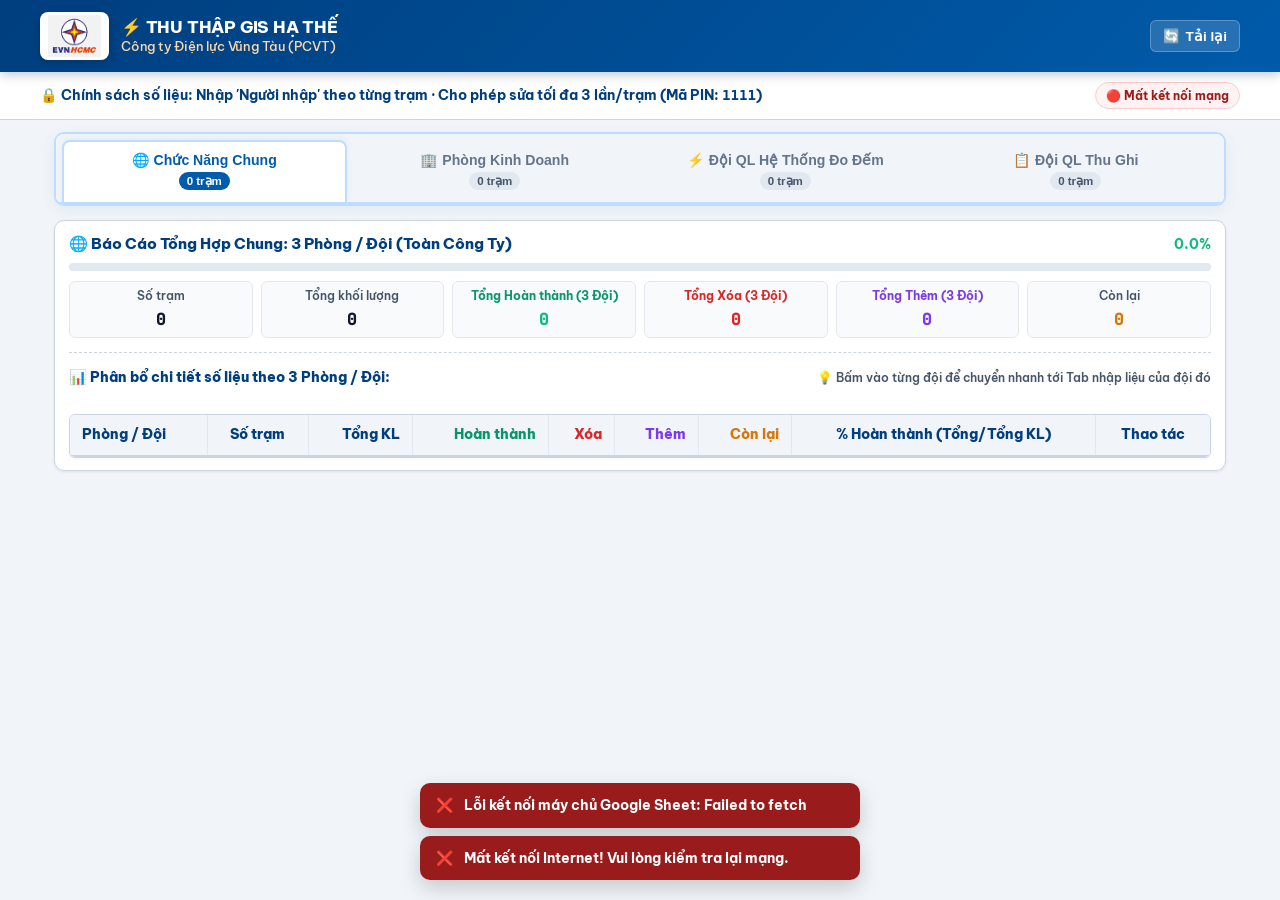
<file: gis/index.html>
<!DOCTYPE html>
<html lang="vi">
<head>
  <meta charset="UTF-8">
  <meta http-equiv="refresh" content="0; url=/Thu%20thap%20GIS%20h%E1%BA%A1%20th%E1%BA%BF%20PCVT/index.html">
  <title>Đang chuyển hướng đến Thu Thập GIS PCVT...</title>
  <script>
    window.location.replace('/Thu%20thap%20GIS%20h%E1%BA%A1%20th%E1%BA%BF%20PCVT/index.html');
  </script>
</head>
<body style="font-family: sans-serif; text-align: center; padding: 40px;">
  <h2>⚡ Đang chuyển hướng đến ứng dụng Thu Thập GIS Hạ Thế PCVT...</h2>
  <p>Nếu không tự chuyển, vui lòng <a href="/Thu%20thap%20GIS%20h%E1%BA%A1%20th%E1%BA%BF%20PCVT/index.html">bấm vào đây</a>.</p>
</body>
</html>
</file>
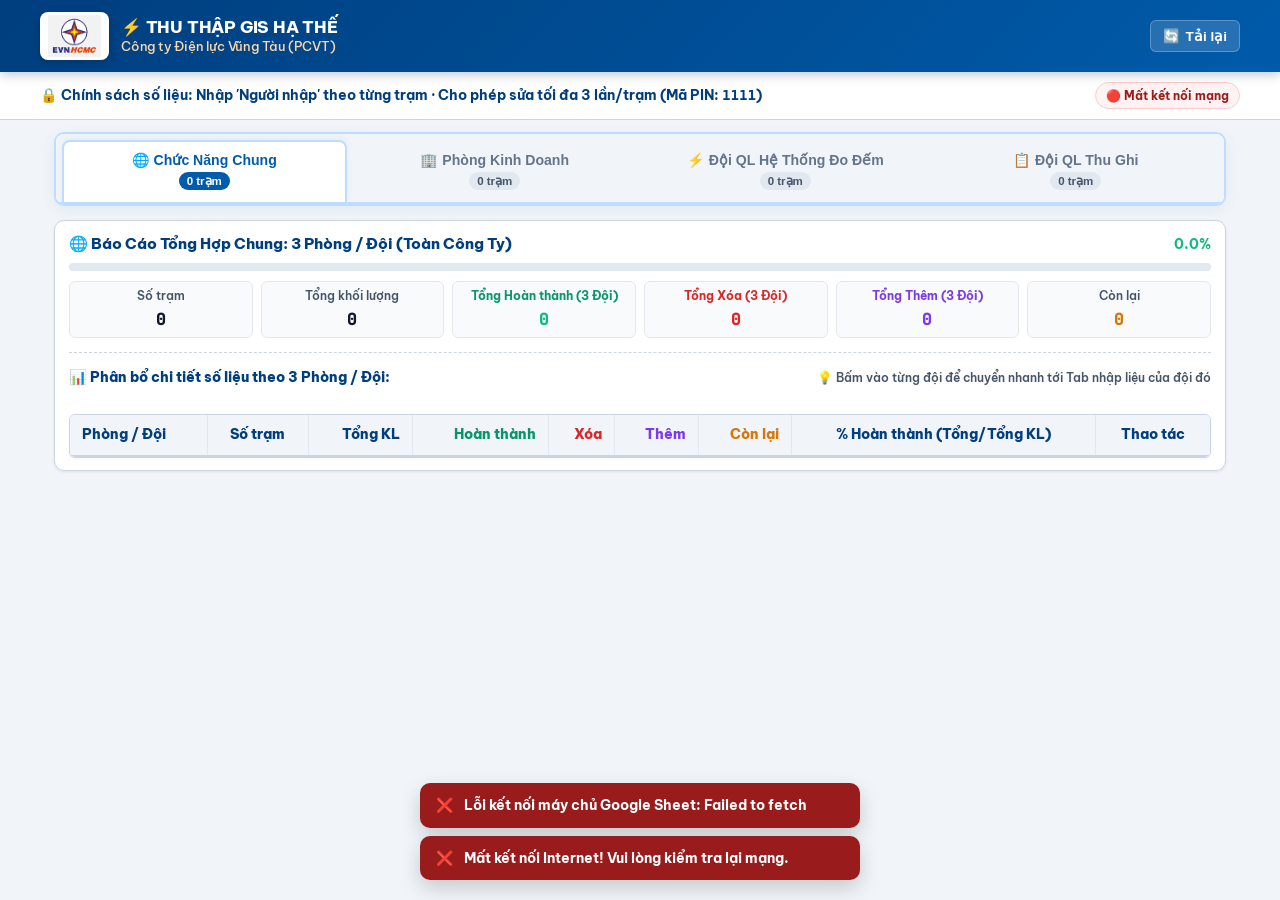
<file: Thu thap GIS hạ thế PCVT/index.html>
<!DOCTYPE html>
<html lang="vi">
<head>
  <meta charset="UTF-8">
  <meta name="viewport" content="width=device-width, initial-scale=1.0, maximum-scale=1.0, user-scalable=no">
  <title>Thu Thập GIS Hạ Thế PCVT - Cập Nhật Trực Tiếp & Theo Dõi Tiến Độ</title>
  
  <!-- Font chữ hiện đại, rõ nét ngoài trời -->
  <link rel="preconnect" href="https://fonts.googleapis.com">
  <link rel="preconnect" href="https://fonts.gstatic.com" crossorigin>
  <link href="https://fonts.googleapis.com/css2?family=Be+Vietnam+Pro:wght@400;500;600;700;800&family=JetBrains+Mono:wght@500;700;800&display=swap" rel="stylesheet">

  <style>
    :root {
      --evn-blue: #005baa;
      --evn-dark-blue: #003e7e;
      --evn-light-blue: #e8f2fc;
      --evn-accent: #0284c7;
      --status-completed: #10b981;
      --status-completed-bg: #ecfdf5;
      --status-completed-border: #a7f3d0;
      --status-pending: #f59e0b;
      --status-pending-bg: #fffbeb;
      --status-pending-border: #fde68a;
      --danger: #ef4444;
      --danger-bg: #fef2f2;
      --danger-border: #fecaca;
      --locked-color: #64748b;
      --text-main: #0f172a;
      --text-muted: #475569;
      --card-bg: #ffffff;
      --page-bg: #f1f5f9;
      --border-color: #cbd5e1;
      --radius-sm: 6px;
      --radius-md: 10px;
      --radius-lg: 14px;
      --shadow-sm: 0 1px 3px rgba(0,0,0,0.08);
      --shadow-md: 0 4px 12px rgba(0,0,0,0.08);
      --shadow-lg: 0 10px 25px rgba(0,0,0,0.12);
    }

    * {
      box-sizing: border-box;
      margin: 0;
      padding: 0;
      -webkit-tap-highlight-color: transparent;
    }

    body {
      font-family: 'Be Vietnam Pro', -apple-system, BlinkMacSystemFont, sans-serif;
      background-color: var(--page-bg);
      color: var(--text-main);
      line-height: 1.45;
      padding-bottom: 60px;
    }

    /* TOP HEADER */
    .app-header {
      background: linear-gradient(135deg, var(--evn-dark-blue) 0%, var(--evn-blue) 100%);
      color: #ffffff;
      padding: 12px 16px;
      position: sticky;
      top: 0;
      z-index: 100;
      box-shadow: 0 3px 10px rgba(0, 46, 94, 0.25);
    }

    .header-top {
      display: flex;
      justify-content: space-between;
      align-items: center;
      gap: 12px;
      max-width: 1200px;
      margin: 0 auto;
    }

    .header-brand-wrap {
      display: flex;
      align-items: center;
      gap: 12px;
    }

    .header-logo {
      height: 48px;
      width: auto;
      max-width: 150px;
      object-fit: contain;
      background: #ffffff;
      padding: 3px 8px;
      border-radius: 8px;
      box-shadow: 0 2px 8px rgba(0, 0, 0, 0.22);
    }

    @media (max-width: 600px) {
      .header-logo {
        height: 38px;
        padding: 2px 6px;
      }
      .brand-title {
        font-size: 0.92rem;
      }
      .brand-title span {
        font-size: 0.72rem;
      }
    }

    .brand-title {
      font-size: 1.05rem;
      font-weight: 800;
      letter-spacing: -0.2px;
      display: flex;
      flex-direction: column;
      gap: 2px;
      line-height: 1.2;
    }

    .brand-title span {
      color: #fed7aa;
      font-size: 0.8rem;
      display: block;
      font-weight: 500;
    }

    .header-actions {
      display: flex;
      align-items: center;
      gap: 8px;
    }

    .btn-icon {
      background: rgba(255, 255, 255, 0.15);
      border: 1px solid rgba(255, 255, 255, 0.25);
      color: #ffffff;
      padding: 7px 12px;
      border-radius: var(--radius-sm);
      font-size: 0.85rem;
      font-weight: 600;
      cursor: pointer;
      display: inline-flex;
      align-items: center;
      gap: 6px;
      transition: all 0.2s;
    }

    .btn-icon:active {
      transform: scale(0.96);
      background: rgba(255, 255, 255, 0.3);
    }

    /* USER & NETWORK BAR */
    .user-bar {
      background: #ffffff;
      padding: 10px 16px;
      border-bottom: 1px solid var(--border-color);
      font-size: 0.9rem;
    }

    .user-bar-content {
      max-width: 1200px;
      margin: 0 auto;
      display: flex;
      flex-wrap: wrap;
      align-items: center;
      justify-content: space-between;
      gap: 10px;
    }

    .user-input-group {
      display: flex;
      align-items: center;
      gap: 8px;
      flex: 1;
      min-width: 240px;
    }

    .user-input-group label {
      font-weight: 700;
      color: var(--evn-dark-blue);
      white-space: nowrap;
      font-size: 0.85rem;
    }

    .user-input-group input {
      flex: 1;
      max-width: 300px;
      padding: 6px 12px;
      border: 1.5px solid var(--border-color);
      border-radius: var(--radius-sm);
      font-size: 0.9rem;
      font-weight: 600;
      color: var(--text-main);
      outline: none;
      transition: border-color 0.2s;
    }

    .user-input-group input:focus {
      border-color: var(--evn-blue);
    }

    .network-badge {
      display: inline-flex;
      align-items: center;
      gap: 6px;
      font-size: 0.75rem;
      font-weight: 700;
      padding: 4px 10px;
      border-radius: 20px;
    }

    .network-online {
      background: #ecfdf5;
      color: #065f46;
      border: 1px solid #a7f3d0;
    }

    .network-offline {
      background: #fef2f2;
      color: #991b1b;
      border: 1px solid #fecaca;
    }

    .network-demo {
      background: #fffbeb;
      color: #92400e;
      border: 1px solid #fde68a;
    }

    /* CONTAINER */
    .app-container {
      max-width: 1200px;
      margin: 0 auto;
      padding: 12px 14px;
    }

    /* DEMO NOTICE BANNER */
    .demo-banner {
      background: #fff7ed;
      border: 1.5px dashed #f97316;
      color: #9a3412;
      padding: 10px 14px;
      border-radius: var(--radius-md);
      margin-bottom: 12px;
      font-size: 0.85rem;
      display: flex;
      align-items: flex-start;
      gap: 10px;
    }

    .demo-banner code {
      background: #ffedd5;
      padding: 2px 5px;
      border-radius: 4px;
      font-family: monospace;
      font-weight: bold;
    }

    /* =========================================================================
       1. KHUNG PHÒNG / ĐỘI & THANH TÌM KIẾM LỒNG NHAU (NESTED TEAM SEARCH)
       ========================================================================= */
    .team-workspace-card {
      background: #ffffff;
      border-radius: var(--radius-md);
      margin-bottom: 14px;
      box-shadow: 0 4px 14px rgba(0, 91, 170, 0.08);
      border: 2px solid #bfdbfe;
      overflow: hidden;
    }

    /* THANH TAB PHÒNG / ĐỘI NẰM NGAY TRÊN ĐẦU KHUNG */
    .tabs-nav {
      display: flex;
      background: #f1f5f9;
      padding: 6px 6px 0 6px;
      gap: 6px;
      overflow-x: auto;
      -webkit-overflow-scrolling: touch;
      scrollbar-width: none;
      border-bottom: 2px solid #bfdbfe;
    }

    .tabs-nav::-webkit-scrollbar {
      display: none;
    }

    .tab-btn {
      flex: 1;
      min-width: 145px;
      padding: 10px 10px 12px 10px;
      border: 2px solid transparent;
      border-bottom: none;
      background: transparent;
      color: #64748b;
      font-weight: 700;
      font-size: 0.88rem;
      border-radius: 8px 8px 0 0;
      cursor: pointer;
      text-align: center;
      transition: all 0.2s ease;
      display: flex;
      flex-direction: column;
      align-items: center;
      gap: 4px;
      position: relative;
    }

    .tab-btn:hover {
      background: #e2e8f0;
      color: var(--evn-blue);
    }

    .tab-btn.active {
      background: #ffffff;
      color: var(--evn-blue);
      border-color: #bfdbfe;
      border-bottom: 2px solid #ffffff;
      margin-bottom: -2px;
      font-weight: 800;
      box-shadow: 0 -2px 6px rgba(0, 91, 170, 0.06);
    }

    .tab-btn-title {
      display: flex;
      align-items: center;
      gap: 5px;
      white-space: nowrap;
    }

    .tab-badge {
      background: #e2e8f0;
      color: #475569;
      font-size: 0.72rem;
      padding: 2px 8px;
      border-radius: 12px;
      font-weight: 800;
      transition: all 0.2s;
    }

    .tab-btn.active .tab-badge {
      background: var(--evn-blue);
      color: #ffffff;
    }

    /* NỘI DUNG TÌM KIẾM LỒNG THEO PHÒNG / ĐỘI */
    .nested-search-body {
      padding: 12px 14px 14px 14px;
      background: #ffffff;
    }

    .search-header-meta {
      display: flex;
      align-items: center;
      justify-content: space-between;
      flex-wrap: wrap;
      gap: 6px;
      margin-bottom: 8px;
    }

    .search-team-indicator {
      display: flex;
      align-items: center;
      gap: 6px;
      font-size: 0.86rem;
      color: #334155;
    }

    .search-team-indicator strong {
      color: var(--evn-blue);
      font-weight: 800;
    }

    .search-team-badge {
      background: var(--evn-light-blue);
      color: var(--evn-dark-blue);
      font-size: 0.75rem;
      font-weight: 800;
      padding: 2px 8px;
      border-radius: 12px;
    }

    .search-scope-note {
      font-size: 0.78rem;
      color: #0284c7;
      font-weight: 700;
      background: #f0f9ff;
      padding: 2px 10px;
      border-radius: 12px;
      border: 1px solid #bae6fd;
    }

    .search-input-box {
      position: relative;
      display: flex;
      align-items: center;
    }

    .search-input-box input {
      width: 100%;
      padding: 11px 42px 11px 42px;
      font-size: 0.96rem;
      font-weight: 600;
      border: 2px solid #93c5fd;
      border-radius: var(--radius-sm);
      background: #f8fafc;
      outline: none;
      color: var(--text-main);
      box-shadow: inset 0 1px 2px rgba(0,0,0,0.03);
      transition: all 0.2s;
    }

    .search-input-box input:focus {
      background: #ffffff;
      border-color: var(--evn-blue);
      box-shadow: 0 0 0 3px rgba(0, 91, 170, 0.15);
    }

    .search-icon-left {
      position: absolute;
      left: 14px;
      font-size: 1.15rem;
      color: var(--evn-accent);
      pointer-events: none;
    }

    .search-btn-clear {
      position: absolute;
      right: 12px;
      background: #e2e8f0;
      border: none;
      width: 26px;
      height: 26px;
      border-radius: 50%;
      display: flex;
      align-items: center;
      justify-content: center;
      color: var(--text-muted);
      cursor: pointer;
      font-size: 0.85rem;
      font-weight: bold;
      transition: background 0.2s;
    }

    .search-btn-clear:hover {
      background: #cbd5e1;
      color: #1e293b;
    }

    /* 3. SUMMARY BAR */
    .summary-card {
      background: #ffffff;
      border-radius: var(--radius-md);
      padding: 12px 14px;
      margin-bottom: 14px;
      box-shadow: var(--shadow-sm);
      border: 1px solid var(--border-color);
    }

    .summary-header {
      display: flex;
      justify-content: space-between;
      align-items: center;
      margin-bottom: 8px;
    }

    .summary-title {
      font-size: 0.95rem;
      font-weight: 800;
      color: var(--evn-dark-blue);
      display: flex;
      align-items: center;
      gap: 6px;
    }

    .summary-progress-label {
      font-size: 0.85rem;
      font-weight: 700;
      color: var(--status-completed);
    }

    .progress-bar-container {
      height: 8px;
      background: #e2e8f0;
      border-radius: 6px;
      overflow: hidden;
      margin-bottom: 10px;
    }

    .progress-bar-fill {
      height: 100%;
      background: linear-gradient(90deg, #0ea5e9 0%, var(--status-completed) 100%);
      border-radius: 6px;
      transition: width 0.4s ease;
      width: 0%;
    }

    .summary-grid {
      display: grid;
      grid-template-columns: repeat(6, 1fr);
      gap: 8px;
    }

    @media (max-width: 768px) {
      .summary-grid {
        grid-template-columns: repeat(3, 1fr);
      }
      .summary-grid .col-span-mobile {
        grid-column: span 1;
      }
    }

    .metric-box {
      background: #f8fafc;
      border: 1px solid #e2e8f0;
      border-radius: var(--radius-sm);
      padding: 6px 8px;
      text-align: center;
    }

    .metric-label {
      font-size: 0.72rem;
      color: var(--text-muted);
      font-weight: 600;
      margin-bottom: 2px;
    }

    .metric-value {
      font-size: 1.05rem;
      font-weight: 800;
      color: var(--text-main);
      font-family: 'JetBrains Mono', monospace;
    }

    .metric-value.completed { color: var(--status-completed); }
    .metric-value.deleted { color: #dc2626; }
    .metric-value.added { color: #7c3aed; }
    .metric-value.remaining { color: #d97706; }
    .metric-value.negative { color: #ef4444; }

    /* EXECUTIVE BREAKDOWN & OVERVIEW FOR 3 TEAMS */
    .breakdown-section {
      margin-top: 14px;
      padding-top: 14px;
      border-top: 1.5px dashed #cbd5e1;
    }

    .breakdown-header {
      font-size: 0.90rem;
      font-weight: 800;
      color: var(--evn-dark-blue);
      margin-bottom: 12px;
      display: flex;
      align-items: center;
      justify-content: space-between;
      flex-wrap: wrap;
      gap: 6px;
    }

    .breakdown-grid {
      display: grid;
      grid-template-columns: repeat(3, 1fr);
      gap: 12px;
    }

    @media (max-width: 768px) {
      .breakdown-grid {
        grid-template-columns: 1fr;
      }
    }

    .breakdown-card {
      background: #f8fafc;
      border: 1.5px solid #e2e8f0;
      border-radius: var(--radius-md);
      padding: 12px 14px;
      cursor: pointer;
      transition: all 0.2s ease;
      position: relative;
      overflow: hidden;
      box-shadow: 0 1px 3px rgba(0,0,0,0.04);
    }

    .breakdown-card:hover {
      border-color: var(--evn-blue);
      box-shadow: 0 4px 14px rgba(0, 91, 170, 0.14);
      transform: translateY(-2px);
      background: #ffffff;
    }

    .breakdown-card-title {
      font-weight: 800;
      font-size: 0.90rem;
      margin-bottom: 8px;
      display: flex;
      align-items: center;
      justify-content: space-between;
      color: var(--evn-dark-blue);
    }

    .breakdown-stats-row {
      display: grid;
      grid-template-columns: repeat(3, 1fr);
      gap: 4px;
      text-align: center;
      margin-bottom: 8px;
      background: #ffffff;
      padding: 8px 4px;
      border-radius: 6px;
      border: 1px solid #edf2f7;
    }

    .breakdown-mini-label {
      font-size: 0.70rem;
      color: var(--text-muted);
      font-weight: 600;
      margin-bottom: 2px;
    }

    .breakdown-mini-val {
      font-size: 0.95rem;
      font-weight: 800;
      font-family: 'JetBrains Mono', monospace;
    }

    .breakdown-progress-line {
      height: 7px;
      background: #e2e8f0;
      border-radius: 4px;
      overflow: hidden;
      margin-top: 6px;
    }

    .breakdown-progress-bar {
      height: 100%;
      background: linear-gradient(90deg, #0284c7 0%, #10b981 100%);
      border-radius: 4px;
      transition: width 0.4s ease;
    }

    /* BẢNG TỔNG HỢP SO SÁNH 3 ĐỘI TRONG TAB CHỨC NĂNG CHUNG */
    .overview-table-wrap {
      margin-top: 14px;
      overflow-x: auto;
      border: 1px solid #cbd5e1;
      border-radius: var(--radius-sm);
      box-shadow: 0 1px 3px rgba(0,0,0,0.04);
      background: #ffffff;
    }

    .overview-summary-table {
      width: 100%;
      border-collapse: collapse;
      font-size: 0.86rem;
    }

    .overview-summary-table th {
      background: #f1f5f9;
      color: var(--evn-dark-blue);
      font-weight: 800;
      padding: 10px 12px;
      border-bottom: 2px solid #cbd5e1;
      white-space: nowrap;
    }

    .overview-summary-table td {
      padding: 10px 12px;
      border-bottom: 1px solid #e2e8f0;
      vertical-align: middle;
      font-weight: 600;
    }

    .overview-summary-table tr:hover {
      background: #f8fafc;
    }

    .overview-summary-table tfoot td {
      background: #f8fafc;
      font-weight: 800;
      border-top: 2px solid var(--evn-blue);
      color: var(--evn-dark-blue);
    }

    .btn-team-jump {
      background: var(--evn-light-blue);
      color: var(--evn-dark-blue);
      border: 1px solid #bfdbfe;
      padding: 6px 12px;
      border-radius: 6px;
      font-size: 0.8rem;
      font-weight: 800;
      cursor: pointer;
      display: inline-flex;
      align-items: center;
      gap: 5px;
      transition: all 0.15s;
      white-space: nowrap;
    }

    .btn-team-jump:hover {
      background: var(--evn-blue);
      color: #ffffff;
      transform: translateY(-1px);
    }

    /* 4. TABLE SECTION */
    .card {
      background: var(--card-bg);
      border-radius: var(--radius-lg);
      padding: 14px;
      margin-bottom: 16px;
      box-shadow: var(--shadow-sm);
      border: 1px solid var(--border-color);
    }

    .card-title {
      font-size: 0.98rem;
      font-weight: 800;
      color: var(--evn-dark-blue);
      margin-bottom: 10px;
      display: flex;
      align-items: center;
      justify-content: space-between;
    }

    .table-controls {
      display: flex;
      flex-wrap: wrap;
      justify-content: space-between;
      align-items: center;
      gap: 8px;
      margin-bottom: 10px;
    }

    .filter-select {
      padding: 7px 10px;
      border: 1.5px solid var(--border-color);
      border-radius: var(--radius-sm);
      font-size: 0.82rem;
      font-weight: 600;
      background: #ffffff;
      outline: none;
      color: var(--text-main);
    }

    .table-scroll {
      overflow-x: auto;
      border: 1px solid var(--border-color);
      border-radius: var(--radius-md);
      background: #ffffff;
      box-shadow: var(--shadow-sm);
      -webkit-overflow-scrolling: touch;
      max-height: 72vh;
    }

    table {
      width: 100%;
      border-collapse: separate;
      border-spacing: 0;
      font-size: 0.85rem;
      text-align: left;
      white-space: nowrap;
    }

    th {
      background: #f1f5f9;
      color: var(--evn-dark-blue);
      font-weight: 800;
      padding: 9px 10px;
      border-bottom: 2px solid var(--border-color);
      border-right: 1px solid #e2e8f0;
      position: sticky;
      top: 0;
      z-index: 10;
    }

    th:last-child {
      border-right: none;
    }

    td {
      padding: 8px 10px;
      border-bottom: 1px solid #e2e8f0;
      border-right: 1px solid #f1f5f9;
      color: var(--text-main);
      vertical-align: middle;
    }

    td:last-child {
      border-right: none;
    }

    tr:hover {
      background-color: #f8fafc;
    }

    tr.row-unlocked-editing {
      background-color: #f0fdf4 !important;
    }

    .text-center { text-align: center; }
    .text-right { text-align: right; }
    .font-mono { font-family: 'JetBrains Mono', monospace; font-weight: 700; }

    /* INLINE INPUTS THEO PHƯƠNG NGANG */
    .tbl-input-num {
      width: 78px;
      height: 38px;
      padding: 4px 8px;
      font-size: 0.95rem;
      font-weight: 800;
      font-family: 'JetBrains Mono', monospace;
      text-align: right;
      border: 1.5px solid var(--border-color);
      border-radius: var(--radius-sm);
      outline: none;
      background: #ffffff;
      color: var(--text-main);
      transition: all 0.2s;
    }

    .tbl-input-num:focus {
      border-color: var(--evn-blue);
      box-shadow: 0 0 0 2px rgba(0, 91, 170, 0.15);
      background: #fff;
    }

    .tbl-input-num:disabled {
      background: #f8fafc;
      color: #64748b;
      border-color: #e2e8f0;
      cursor: not-allowed;
    }

    .tbl-select {
      height: 38px;
      padding: 4px 8px;
      font-size: 0.85rem;
      font-weight: 700;
      border: 1.5px solid var(--border-color);
      border-radius: var(--radius-sm);
      outline: none;
      background: #ffffff;
      color: var(--text-main);
      transition: all 0.2s;
    }

    .tbl-select:focus {
      border-color: var(--evn-blue);
      box-shadow: 0 0 0 2px rgba(0, 91, 170, 0.15);
    }

    .tbl-select:disabled {
      background: #f8fafc;
      color: #64748b;
      border-color: #e2e8f0;
      cursor: not-allowed;
    }

    .tbl-date-wrap {
      display: inline-flex;
      align-items: center;
      gap: 3px;
    }

    .tbl-input-date {
      height: 38px;
      width: 108px;
      padding: 4px 6px;
      font-size: 0.88rem;
      font-weight: 700;
      font-family: 'JetBrains Mono', monospace;
      text-align: center;
      border: 1.5px solid var(--border-color);
      border-radius: var(--radius-sm);
      outline: none;
      background: #ffffff;
      color: var(--text-main);
    }

    .tbl-input-date:focus {
      border-color: var(--evn-blue);
      box-shadow: 0 0 0 2px rgba(0, 91, 170, 0.15);
    }

    .tbl-input-date:disabled {
      background: #f8fafc;
      color: #64748b;
      border-color: #e2e8f0;
      cursor: not-allowed;
    }

    .tbl-btn-cal {
      height: 38px;
      padding: 0 7px;
      background: #f1f5f9;
      border: 1px solid var(--border-color);
      border-radius: var(--radius-sm);
      font-size: 0.95rem;
      cursor: pointer;
      display: inline-flex;
      align-items: center;
      justify-content: center;
      transition: all 0.15s;
    }

    .tbl-btn-cal:hover:not(:disabled) {
      background: #e2e8f0;
    }

    .tbl-btn-cal:disabled {
      opacity: 0.4;
      cursor: not-allowed;
    }

    .tbl-btn-today {
      height: 38px;
      padding: 0 8px;
      background: var(--evn-light-blue);
      border: 1px solid #bfdbfe;
      border-radius: var(--radius-sm);
      color: var(--evn-dark-blue);
      font-size: 0.75rem;
      font-weight: 700;
      cursor: pointer;
      white-space: nowrap;
      transition: all 0.15s;
    }

    .tbl-btn-today:hover:not(:disabled) {
      background: #bfdbfe;
    }

    .tbl-btn-today:disabled {
      opacity: 0.4;
      cursor: not-allowed;
    }

    /* NÚT THAO TÁC THEO DÒNG */
    .btn-tbl-save {
      background: linear-gradient(135deg, #0284c7 0%, var(--evn-blue) 100%);
      color: #ffffff;
      border: none;
      height: 38px;
      padding: 0 14px;
      border-radius: var(--radius-sm);
      font-size: 0.85rem;
      font-weight: 800;
      cursor: pointer;
      display: inline-flex;
      align-items: center;
      gap: 5px;
      box-shadow: 0 2px 6px rgba(0, 91, 170, 0.25);
      transition: all 0.2s;
      white-space: nowrap;
    }

    .btn-tbl-save:hover {
      background: linear-gradient(135deg, #0369a1 0%, var(--evn-dark-blue) 100%);
    }

    .btn-tbl-save:active {
      transform: scale(0.96);
    }

    .btn-tbl-unlock {
      background: #fef2f2;
      color: #b91c1c;
      border: 1.5px solid #f87171;
      height: 38px;
      padding: 0 12px;
      border-radius: var(--radius-sm);
      font-size: 0.82rem;
      font-weight: 800;
      cursor: pointer;
      display: inline-flex;
      align-items: center;
      gap: 5px;
      transition: all 0.2s;
      white-space: nowrap;
    }

    .btn-tbl-unlock:hover {
      background: #fee2e2;
    }

    .btn-tbl-unlock:active {
      transform: scale(0.96);
    }

    .btn-tbl-save-edit {
      background: linear-gradient(135deg, #16a34a 0%, #15803d 100%);
      color: #ffffff;
      border: none;
      height: 38px;
      padding: 0 12px;
      border-radius: var(--radius-sm);
      font-size: 0.82rem;
      font-weight: 800;
      cursor: pointer;
      display: inline-flex;
      align-items: center;
      gap: 5px;
      box-shadow: 0 2px 6px rgba(22, 163, 74, 0.25);
      transition: all 0.2s;
      white-space: nowrap;
    }

    .btn-tbl-save-edit:hover {
      background: linear-gradient(135deg, #15803d 0%, #166534 100%);
    }

    .btn-tbl-locked-perm {
      background: #f1f5f9;
      color: #94a3b8;
      border: 1.5px solid #cbd5e1;
      height: 38px;
      padding: 0 10px;
      border-radius: var(--radius-sm);
      font-size: 0.78rem;
      font-weight: 700;
      cursor: not-allowed;
      display: inline-flex;
      align-items: center;
      gap: 4px;
      white-space: nowrap;
    }

    /* Ô NHẬP NGƯỜI NHẬP TRÊN DÒNG */
    .tbl-input-text {
      height: 38px;
      min-width: 140px;
      width: 100%;
      padding: 0 10px;
      border: 1.5px solid var(--border-color);
      border-radius: var(--radius-sm);
      font-size: 0.86rem;
      font-weight: 600;
      color: var(--text-main);
      background: #ffffff;
      outline: none;
      transition: all 0.2s;
    }

    .tbl-input-text:focus {
      border-color: var(--evn-blue);
      box-shadow: 0 0 0 2px rgba(0, 91, 170, 0.15);
    }

    .tbl-input-text:disabled {
      background: #f1f5f9;
      color: var(--text-muted);
      cursor: not-allowed;
      border-color: #e2e8f0;
    }

    /* BADGE SỐ LẦN SỬA */
    .edit-count-badge {
      display: inline-block;
      font-size: 0.72rem;
      font-weight: 800;
      padding: 1px 6px;
      border-radius: 8px;
      margin-top: 3px;
      font-family: 'JetBrains Mono', monospace;
      white-space: nowrap;
    }

    .edit-count-warn {
      background: #fef3c7;
      color: #92400e;
      border: 1px solid #fde68a;
    }

    .edit-count-max {
      background: #fee2e2;
      color: #991b1b;
      border: 1px solid #fecaca;
    }

    /* CÒN LẠI BADGE */
    .remaining-badge {
      display: inline-block;
      padding: 3px 8px;
      border-radius: 4px;
      font-weight: 800;
      font-family: 'JetBrains Mono', monospace;
    }

    .remaining-positive { background: #fef3c7; color: #b45309; }
    .remaining-zero { background: #dcfce7; color: #15803d; }
    .remaining-negative { background: #fee2e2; color: #b91c1c; }

    /* MODAL PIN */
    .modal-overlay {
      position: fixed;
      top: 0; left: 0; right: 0; bottom: 0;
      background: rgba(15, 23, 42, 0.65);
      backdrop-filter: blur(3px);
      display: flex;
      align-items: center;
      justify-content: center;
      z-index: 1000;
      padding: 16px;
      opacity: 0;
      pointer-events: none;
      transition: opacity 0.2s ease;
    }

    .modal-overlay.active {
      opacity: 1;
      pointer-events: auto;
    }

    .modal-card {
      background: #ffffff;
      border-radius: var(--radius-lg);
      width: 100%;
      max-width: 400px;
      padding: 20px;
      box-shadow: var(--shadow-lg);
      transform: translateY(20px);
      transition: transform 0.2s ease;
    }

    .modal-overlay.active .modal-card {
      transform: translateY(0);
    }

    .modal-header {
      display: flex;
      align-items: center;
      gap: 10px;
      margin-bottom: 12px;
    }

    .modal-icon {
      font-size: 1.6rem;
    }

    .modal-title {
      font-size: 1.05rem;
      font-weight: 800;
      color: var(--evn-dark-blue);
    }

    .modal-body {
      font-size: 0.88rem;
      color: var(--text-muted);
      margin-bottom: 16px;
    }

    .pin-input-group {
      margin: 14px 0;
    }

    .pin-input {
      width: 100%;
      height: 50px;
      font-size: 1.5rem;
      letter-spacing: 8px;
      text-align: center;
      font-weight: 800;
      font-family: 'JetBrains Mono', monospace;
      border: 2px solid var(--evn-blue);
      border-radius: var(--radius-md);
      outline: none;
    }

    .modal-note {
      font-size: 0.78rem;
      background: #f8fafc;
      padding: 8px 10px;
      border-radius: 6px;
      border-left: 3px solid var(--evn-accent);
      color: #334155;
    }

    .modal-actions {
      display: flex;
      gap: 10px;
      margin-top: 18px;
    }

    .btn-modal-confirm {
      flex: 1;
      background: var(--evn-blue);
      color: #ffffff;
      border: none;
      padding: 12px;
      border-radius: var(--radius-sm);
      font-weight: 800;
      cursor: pointer;
    }

    .btn-modal-cancel {
      background: #e2e8f0;
      color: var(--text-main);
      border: none;
      padding: 12px 18px;
      border-radius: var(--radius-sm);
      font-weight: 700;
      cursor: pointer;
    }

    /* TOAST ALERT */
    .toast-container {
      position: fixed;
      bottom: 20px;
      left: 50%;
      transform: translateX(-50%);
      z-index: 2000;
      display: flex;
      flex-direction: column;
      gap: 8px;
      width: 90%;
      max-width: 440px;
      pointer-events: none;
    }

    .toast {
      padding: 12px 16px;
      border-radius: var(--radius-md);
      font-size: 0.88rem;
      font-weight: 700;
      box-shadow: 0 8px 20px rgba(0,0,0,0.18);
      display: flex;
      align-items: center;
      gap: 10px;
      animation: slideUp 0.3s ease;
      pointer-events: auto;
    }

    @keyframes slideUp {
      from { transform: translateY(20px); opacity: 0; }
      to { transform: translateY(0); opacity: 1; }
    }

    .toast-success { background: #065f46; color: #ffffff; }
    .toast-error { background: #991b1b; color: #ffffff; }
    .toast-warning { background: #92400e; color: #ffffff; }

    /* LOADING SPINNER OVERLAY */
    .loading-overlay {
      position: fixed;
      top: 0; left: 0; right: 0; bottom: 0;
      background: rgba(255, 255, 255, 0.75);
      backdrop-filter: blur(2px);
      display: flex;
      flex-direction: column;
      align-items: center;
      justify-content: center;
      z-index: 1500;
      opacity: 0;
      pointer-events: none;
      transition: opacity 0.2s;
    }

    .loading-overlay.active {
      opacity: 1;
      pointer-events: auto;
    }

    .spinner {
      width: 44px;
      height: 44px;
      border: 4px solid #cbd5e1;
      border-top-color: var(--evn-blue);
      border-radius: 50%;
      animation: spin 0.8s linear infinite;
      margin-bottom: 12px;
    }

    @keyframes spin {
      to { transform: rotate(360deg); }
    }

    .loading-text {
      font-size: 0.95rem;
      font-weight: 800;
      color: var(--evn-dark-blue);
    }
  </style>
</head>
<body>

  <!-- LOADING OVERLAY -->
  <div id="loadingOverlay" class="loading-overlay">
    <div class="spinner"></div>
    <div id="loadingText" class="loading-text">Đang tải dữ liệu...</div>
  </div>

  <!-- TOAST CONTAINER -->
  <div id="toastContainer" class="toast-container"></div>

  <!-- HEADER -->
  <header class="app-header">
    <div class="header-top">
      <div class="header-brand-wrap">
        <img src="logo.png" alt="EVN Logo" class="header-logo" onerror="this.style.display='none'">
        <div class="brand-title">
          ⚡ THU THẬP GIS HẠ THẾ
          <span>Công ty Điện lực Vũng Tàu (PCVT)</span>
        </div>
      </div>
      <div class="header-actions">
        <button id="btnReload" class="btn-icon" title="Tải lại dữ liệu">
          🔄 <span>Tải lại</span>
        </button>
      </div>
    </div>
  </header>

  <!-- USER & STATUS BAR -->
  <div class="user-bar">
    <div class="user-bar-content">
      <div style="font-weight: 700; color: var(--evn-dark-blue); font-size: 0.88rem; display: flex; align-items: center; gap: 6px;">
        <span>🔒 <strong>Chính sách số liệu:</strong> Nhập 'Người nhập' theo từng trạm &middot; Cho phép sửa tối đa <strong>3 lần/trạm</strong> (Mã PIN: <code>1111</code>)</span>
      </div>
      <div id="networkBadge" class="network-badge network-online">
        🟢 Trực tuyến
      </div>
    </div>
  </div>

  <main class="app-container">

    <!-- DEMO NOTICE (Khi chưa có URL Apps Script) -->
    <div id="demoNotice" class="demo-banner" style="display: none;">
      <span style="font-size: 1.2rem;">💡</span>
      <div>
        <strong>Chế độ Giả lập (Demo Mode):</strong> Bạn đang mở app trực tiếp mà chưa gắn link Google Apps Script. 
        Mọi chức năng tìm kiếm, nhập theo phương ngang, khóa trạm, mở khóa bằng mã PIN (mặc định: <code>1111</code>) đều hoạt động mô phỏng đầy đủ.
      </div>
    </div>

    <!-- 1. KHUNG ĐIỀU HƯỚNG TAB: CHỨC NĂNG CHUNG (BÊN TRÁI NHẤT) & 3 PHÒNG/ĐỘI -->
    <section class="team-workspace-card">
      <div class="tabs-nav" id="departmentTabs">
        <!-- TAB CHỨC NĂNG CHUNG BÊN TRÁI NHẤT THEO YÊU CẦU -->
        <button class="tab-btn active" data-team="tong_hop" id="tabTongHop">
          <span class="tab-btn-title">🌐 Chức Năng Chung</span>
          <span class="tab-badge" id="badgeTongHop">0 trạm</span>
        </button>
        <button class="tab-btn" data-team="kinh_doanh" id="tabKD">
          <span class="tab-btn-title">🏢 Phòng Kinh Doanh</span>
          <span class="tab-badge" id="badgeKD">0 trạm</span>
        </button>
        <button class="tab-btn" data-team="do_dem" id="tabDD">
          <span class="tab-btn-title">⚡ Đội QL Hệ Thống Đo Đếm</span>
          <span class="tab-badge" id="badgeDD">0 trạm</span>
        </button>
        <button class="tab-btn" data-team="thu_ghi" id="tabTG">
          <span class="tab-btn-title">📋 Đội QL Thu Ghi</span>
          <span class="tab-badge" id="badgeTG">0 trạm</span>
        </button>
      </div>

      <!-- THANH TÌM KIẾM THEO TRẠM: CHỈ HIỂN THỊ KHI Ở 3 TAB PHÒNG/ĐỘI, ẨN KHI Ở TAB CHỨC NĂNG CHUNG -->
      <div class="nested-search-body" id="nestedSearchSection" style="display: none;">
        <div class="search-header-meta">
          <div class="search-team-indicator">
            <span>🔍 Đang tìm kiếm trong:</span>
            <strong id="searchTeamName">Phòng Kinh Doanh</strong>
            <span class="search-team-badge" id="searchTeamCount">0 trạm</span>
          </div>
          <div class="search-scope-note">
            <span>🔒 Chỉ tìm các trạm phân cho phòng/đội này</span>
          </div>
        </div>
        <div class="search-input-box">
          <span class="search-icon-left">🔍</span>
          <input type="text" id="topSearchInput" placeholder="Gõ MA_TRAM hoặc ID trạm mới để tìm trong phòng/đội..." autocomplete="off">
          <button id="btnClearTopSearch" class="search-btn-clear" style="display: none;" title="Xóa tìm kiếm">✕</button>
        </div>
      </div>
    </section>

    <!-- 3. SUMMARY BAR (THANH TỔNG HỢP TIẾN ĐỘ) -->
    <section class="summary-card">
      <div class="summary-header">
        <div class="summary-title" id="summaryTeamTitle">
          🌐 Báo Cáo Tổng Hợp Chung: 3 Phòng / Đội (Toàn Công Ty)
        </div>
        <div class="summary-progress-label" id="summaryPercent">
          0.0%
        </div>
      </div>
      <div class="progress-bar-container">
        <div id="progressBarFill" class="progress-bar-fill"></div>
      </div>
      <div class="summary-grid">
        <div class="metric-box">
          <div class="metric-label" id="labelStationCount">Số trạm</div>
          <div class="metric-value" id="metricStationCount">0</div>
        </div>
        <div class="metric-box">
          <div class="metric-label" id="labelTotalVolume">Tổng khối lượng</div>
          <div class="metric-value" id="metricTotalVolume">0</div>
        </div>
        <div class="metric-box">
          <div class="metric-label" id="labelCompleted" style="color: #059669; font-weight: 700;">Tổng Hoàn thành (3 Đội)</div>
          <div class="metric-value completed" id="metricCompleted">0</div>
        </div>
        <div class="metric-box">
          <div class="metric-label" id="labelDeleted" style="color: #dc2626; font-weight: 700;">Tổng Xóa (3 Đội)</div>
          <div class="metric-value deleted" id="metricDeleted">0</div>
        </div>
        <div class="metric-box">
          <div class="metric-label" id="labelAdded" style="color: #7c3aed; font-weight: 700;">Tổng Thêm (3 Đội)</div>
          <div class="metric-value added" id="metricAdded">0</div>
        </div>
        <div class="metric-box col-span-mobile">
          <div class="metric-label" id="labelRemaining">Còn lại</div>
          <div class="metric-value remaining" id="metricRemaining">0</div>
        </div>
      </div>

      <!-- BẢNG PHÂN BỔ CHI TIẾT 3 PHÒNG / ĐỘI (CHỈ HIỂN THỊ KHI Ở TAB CHỨC NĂNG CHUNG) -->
      <div id="teamBreakdownSection" class="breakdown-section" style="display: block;">
        <div class="breakdown-header">
          <span>📊 Phân bổ chi tiết số liệu theo 3 Phòng / Đội:</span>
          <span style="font-size: 0.78rem; font-weight: 600; color: var(--text-muted);">💡 Bấm vào từng đội để chuyển nhanh tới Tab nhập liệu của đội đó</span>
        </div>
        <div class="breakdown-grid" id="teamBreakdownGrid">
          <!-- 3 cards render tự động qua JS -->
        </div>

        <!-- BẢNG TỔNG HỢP SO SÁNH 3 ĐỘI TRONG TAB CHỨC NĂNG CHUNG -->
        <div class="overview-table-wrap">
          <table class="overview-summary-table">
            <thead>
              <tr>
                <th style="text-align: left;">Phòng / Đội</th>
                <th style="text-align: center;">Số trạm</th>
                <th style="text-align: right;">Tổng KL</th>
                <th style="text-align: right; color: #059669;">Hoàn thành</th>
                <th style="text-align: right; color: #dc2626;">Xóa</th>
                <th style="text-align: right; color: #7c3aed;">Thêm</th>
                <th style="text-align: right; color: #d97706;">Còn lại</th>
                <th style="text-align: center;">% Hoàn thành (Tổng/Tổng KL)</th>
                <th style="text-align: center; width: 115px;">Thao tác</th>
              </tr>
            </thead>
            <tbody id="overviewTableBody">
              <!-- Render tự động qua JS -->
            </tbody>
            <tfoot id="overviewTableFoot">
              <!-- Render hàng tổng cộng -->
            </tfoot>
          </table>
        </div>
      </div>
    </section>

    <!-- 4. BẢNG NHẬP CÁC HẠNG MỤC THEO PHƯƠNG NGANG (ẨN Ở TAB CHỨC NĂNG CHUNG THEO YÊU CẦU, CHỈ HIỆN KHI Ở 3 TAB PHÒNG/ĐỘI) -->
    <section class="card" id="stationsTableSection" style="display: none;">
      <div class="card-title">
        <span>📋 Danh Sách Trạm & Nhập Số Liệu Theo Phương Ngang</span>
        <span id="tableRecordCount" style="font-size: 0.82rem; font-weight: 600; color: var(--text-muted);">
          0 trạm
        </span>
      </div>

      <!-- BỘ LỌC BẢNG -->
      <div class="table-controls">
        <div style="display: flex; gap: 8px; flex-wrap: wrap;">
          <select id="tableFilterStatus" class="filter-select">
            <option value="all">Tất cả trạng thái</option>
            <option value="Hoàn thành">Chỉ: Hoàn thành</option>
            <option value="Chưa hoàn thành">Chỉ: Chưa hoàn thành</option>
          </select>

          <select id="tableFilterLock" class="filter-select">
            <option value="all">Tất cả tình trạng khóa</option>
            <option value="locked">🔒 Đã khóa</option>
            <option value="unlocked">🔓 Chưa khóa</option>
          </select>

          <select id="tableFilterKhuVuc" class="filter-select">
            <option value="all">Tất cả khu vực</option>
          </select>
        </div>
        <div style="font-size: 0.78rem; color: var(--text-muted);">
          💡 <em>Điều kiện lưu: Bắt buộc <strong>Tổng = Xóa + Số lượng hoàn thành</strong> (Mỗi trạm tối đa 3 lần sửa)</em>
        </div>
      </div>

      <!-- BẢNG CUỘN VỚI CÁC CỘT NHẬP THEO PHƯƠNG NGANG -->
      <div class="table-scroll">
        <table id="stationsTable">
          <thead>
            <tr>
              <th class="text-center" style="width: 45px;">STT</th>
              <th>Mã trạm</th>
              <th>ID trạm mới</th>
              <th>Tên trạm (mới)</th>
              <th class="text-right" style="width: 65px;">Tổng</th>
              <!-- CÁC HẠNG MỤC NHẬP THEO PHƯƠNG NGANG -->
              <th class="text-center" style="min-width: 85px;">Xóa *</th>
              <th class="text-center" style="min-width: 85px;">Thêm *</th>
              <th class="text-center" style="min-width: 95px;">Hoàn thành *</th>
              <th class="text-center" style="min-width: 100px;">Còn lại</th>
              <th class="text-center" style="min-width: 145px;">Trạng thái *</th>
              <th class="text-center" style="min-width: 185px;">Ngày hoàn thành</th>
              <th class="text-center" style="min-width: 155px;">Người nhập *</th>
              <!-- THAO TÁC / SỐ LẦN SỬA -->
              <th class="text-center" style="min-width: 115px;">Thao tác</th>
            </tr>
          </thead>
          <tbody id="tableBody">
            <tr>
              <td colspan="13" class="text-center" style="padding: 30px; color: var(--text-muted);">
                Đang nạp danh sách trạm...
              </td>
            </tr>
          </tbody>
        </table>
      </div>
    </section>

  </main>

  <!-- MODAL NHẬP MÃ PIN ĐỂ MỞ KHÓA SỬA (TỐI ĐA 3 LẦN) -->
  <div id="pinModal" class="modal-overlay">
    <div class="modal-card">
      <div class="modal-header">
        <span class="modal-icon">🔐</span>
        <div>
          <div class="modal-title">Mở Khóa Sửa Số Liệu</div>
          <div style="font-size: 0.82rem; color: var(--text-muted); margin-top: 2px;">
            Trạm: <strong id="modalMaTram" style="color: var(--evn-blue);">...</strong> &middot; 
            <span id="modalSoLanSuaBadge" style="font-weight: 800; color: #b45309;">Đã sửa 0/3 lần</span>
          </div>
        </div>
      </div>
      <div class="modal-body">
        <p style="margin-bottom: 8px;">Dòng này đã bị khóa sau khi lưu. Nhập mã PIN quản lý (mặc định: <strong>1111</strong>) để mở khóa cho phép sửa dòng trạm này:</p>
        
        <div class="pin-input-group">
          <input type="password" id="modalPinInput" class="pin-input" maxlength="8" placeholder="••••" autocomplete="off" inputmode="numeric">
        </div>

        <div class="modal-note">
          🔒 <strong>Quy định bảo mật:</strong> Mã PIN là <code>1111</code>. Mỗi trạm chỉ cho phép sửa tối đa <strong>3 lần</strong>. Sau khi bấm Lưu, dòng sẽ tự động khóa lại ngay.
        </div>
      </div>
      <div class="modal-actions">
        <button id="btnCancelPin" class="btn-modal-cancel">Hủy</button>
        <button id="btnConfirmPin" class="btn-modal-confirm">Xác nhận mở khóa</button>
      </div>
    </div>
  </div>

  <script>
    /**
     * =========================================================================
     * CẤU HÌNH ĐƯỜNG DẪN GOOGLE APPS SCRIPT WEB APP
     * =========================================================================
     */
    const APPS_SCRIPT_URL = "https://script.google.com/macros/s/AKfycbwCxNr_jHA34quYFTq7KOCVgSXU4mRZX8_29NS99sIbpdMhSam8nWzUa0pxr5CZuWIRuQ/exec";

    // Trạng thái ứng dụng
    const state = {
      isDemoMode: false,
      allStations: [],
      currentTeam: 'tong_hop', // 'tong_hop' | 'kinh_doanh' | 'do_dem' | 'thu_ghi'
      unlockedStations: {},     // map: ma_tram => true (khi được mở khóa sửa 1 lần)
      unlockingMaTram: null,    // trạm đang mở modal PIN
      isSubmitting: false
    };

    // Dữ liệu mẫu EVN PC Vũng Tàu dùng cho Chế độ Giả lập (Demo Mode)
    const DEMO_STATIONS = [
      // 1. Phòng Kinh Doanh (Khớp dữ liệu thực tế)
      { teamKey: "kinh_doanh", sheetName: "Kinh doanh", rowIndex: 2, stt: 1, ma_tram: "150110180", id_tram_moi: "105002", ten_tram_moi: "Tập thể Quốc lộ 51A", tong: 116, so_luong_hoan_thanh: 0, xoa: 0, them: 0, con_lai: 116, trang_thai: "Chưa hoàn thành", ngay_hoan_thanh: "", khu_vuc: "Vũng Tàu", is_locked: false, so_lan_sua: 0, nguoi_nhap: "", thoi_gian_nhap: "" },
      { teamKey: "kinh_doanh", sheetName: "Kinh doanh", rowIndex: 3, stt: 2, ma_tram: "150110200", id_tram_moi: "105004", ten_tram_moi: "Khu nhà ở 41D", tong: 14, so_luong_hoan_thanh: 14, xoa: 0, them: 0, con_lai: 0, trang_thai: "Hoàn thành", ngay_hoan_thanh: "01/10/2026", khu_vuc: "Vũng Tàu", is_locked: true, so_lan_sua: 1, nguoi_nhap: "Trần Minh Đức", thoi_gian_nhap: "01/10/2026 16:45:00" },
      { teamKey: "kinh_doanh", sheetName: "Kinh doanh", rowIndex: 4, stt: 3, ma_tram: "150110220", id_tram_moi: "105007", ten_tram_moi: "Tập thể Thông Tin", tong: 58, so_luong_hoan_thanh: 50, xoa: 8, them: 2, con_lai: 0, trang_thai: "Hoàn thành", ngay_hoan_thanh: "02/10/2026", khu_vuc: "Vũng Tàu", is_locked: true, so_lan_sua: 1, nguoi_nhap: "Nguyễn Văn Tuấn", thoi_gian_nhap: "02/10/2026 14:30:00" },
      { teamKey: "kinh_doanh", sheetName: "Kinh doanh", rowIndex: 5, stt: 4, ma_tram: "150160202", id_tram_moi: "105381", ten_tram_moi: "Yên Bái", tong: 80, so_luong_hoan_thanh: 0, xoa: 0, them: 0, con_lai: 80, trang_thai: "Chưa hoàn thành", ngay_hoan_thanh: "", khu_vuc: "Vũng Tàu", is_locked: false, so_lan_sua: 0, nguoi_nhap: "", thoi_gian_nhap: "" },
      { teamKey: "kinh_doanh", sheetName: "Kinh doanh", rowIndex: 6, stt: 5, ma_tram: "150160220", id_tram_moi: "105369", ten_tram_moi: "Nguyễn Văn Trỗi 4", tong: 99, so_luong_hoan_thanh: 90, xoa: 9, them: 3, con_lai: 0, trang_thai: "Hoàn thành", ngay_hoan_thanh: "02/10/2026", khu_vuc: "Vũng Tàu", is_locked: true, so_lan_sua: 1, nguoi_nhap: "Lê Hoàng Long", thoi_gian_nhap: "02/10/2026 09:15:00" },
      
      // 2. Đội Quản lý hệ thống đo đếm
      { teamKey: "do_dem", sheetName: "Đội Quản lý HTĐĐ", rowIndex: 2, stt: 1, ma_tram: "150160227", id_tram_moi: "105370", ten_tram_moi: "Cô Giang", tong: 35, so_luong_hoan_thanh: 30, xoa: 5, them: 1, con_lai: 0, trang_thai: "Hoàn thành", ngay_hoan_thanh: "02/10/2026", khu_vuc: "Vũng Tàu", is_locked: true, so_lan_sua: 1, nguoi_nhap: "Phạm Văn Nam", thoi_gian_nhap: "02/10/2026 11:20:00" },
      { teamKey: "do_dem", sheetName: "Đội Quản lý HTĐĐ", rowIndex: 3, stt: 2, ma_tram: "150160250", id_tram_moi: "105362", ten_tram_moi: "Trần Hưng Đạo 9", tong: 27, so_luong_hoan_thanh: 0, xoa: 0, them: 0, con_lai: 27, trang_thai: "Chưa hoàn thành", ngay_hoan_thanh: "", khu_vuc: "Vũng Tàu", is_locked: false, so_lan_sua: 0, nguoi_nhap: "", thoi_gian_nhap: "" },
      { teamKey: "do_dem", sheetName: "Đội Quản lý HTĐĐ", rowIndex: 4, stt: 3, ma_tram: "150160255", id_tram_moi: "105363", ten_tram_moi: "Trần Hưng Đạo 10", tong: 33, so_luong_hoan_thanh: 0, xoa: 0, them: 0, con_lai: 33, trang_thai: "Chưa hoàn thành", ngay_hoan_thanh: "", khu_vuc: "Vũng Tàu", is_locked: false, so_lan_sua: 0, nguoi_nhap: "", thoi_gian_nhap: "" },

      // 3. Đội quản lý thu ghi
      { teamKey: "thu_ghi", sheetName: "Đội Quản lý Thu Ghi", rowIndex: 2, stt: 1, ma_tram: "150160285", id_tram_moi: "105081", ten_tram_moi: "Trần Hưng Đạo 8", tong: 37, so_luong_hoan_thanh: 35, xoa: 2, them: 0, con_lai: 0, trang_thai: "Hoàn thành", ngay_hoan_thanh: "02/10/2026", khu_vuc: "Vũng Tàu", is_locked: true, so_lan_sua: 1, nguoi_nhap: "Võ Thị Mai", thoi_gian_nhap: "02/10/2026 14:10:00" },
      { teamKey: "thu_ghi", sheetName: "Đội Quản lý Thu Ghi", rowIndex: 3, stt: 2, ma_tram: "1501M0030", id_tram_moi: "105282", ten_tram_moi: "Lê Hồng Phong 6", tong: 48, so_luong_hoan_thanh: 0, xoa: 0, them: 0, con_lai: 48, trang_thai: "Chưa hoàn thành", ngay_hoan_thanh: "", khu_vuc: "Vũng Tàu", is_locked: false, so_lan_sua: 0, nguoi_nhap: "", thoi_gian_nhap: "" },
      { teamKey: "thu_ghi", sheetName: "Đội Quản lý Thu Ghi", rowIndex: 4, stt: 3, ma_tram: "1501M0047", id_tram_moi: "105300", ten_tram_moi: "CC Nam Kỳ Khởi Nghĩa", tong: 16, so_luong_hoan_thanh: 16, xoa: 0, them: 2, con_lai: 0, trang_thai: "Hoàn thành", ngay_hoan_thanh: "03/10/2026", khu_vuc: "Vũng Tàu", is_locked: true, so_lan_sua: 1, nguoi_nhap: "Đặng Hữu Tài", thoi_gian_nhap: "03/10/2026 09:30:00" }
    ];

    // =========================================================================
    // KHỞI TẠO ỨNG DỤNG
    // =========================================================================
    document.addEventListener("DOMContentLoaded", () => {
      initUserStorage();
      setupEvents();
      checkApiModeAndLoad();
    });

    function initUserStorage() {
      try {
        localStorage.removeItem("pcvt_gis_nguoi_nhap");
      } catch (e) {}
    }

    function checkApiModeAndLoad() {
      const isPlaceholder = !APPS_SCRIPT_URL || 
                            APPS_SCRIPT_URL.includes("YOUR_SCRIPT_ID_HERE") || 
                            !APPS_SCRIPT_URL.startsWith("http");

      if (isPlaceholder) {
        state.isDemoMode = true;
        document.getElementById("demoNotice").style.display = "flex";
        const netBadge = document.getElementById("networkBadge");
        netBadge.className = "network-badge network-demo";
        netBadge.innerHTML = "🟡 Chế độ Demo";
        showToast("Đang chạy Chế độ Giả lập với dữ liệu mẫu!", "warning");
        loadDemoData();
      } else {
        state.isDemoMode = false;
        document.getElementById("demoNotice").style.display = "none";
        loadRemoteData();
      }
    }

    function loadDemoData() {
      showLoading("Đang nạp dữ liệu giả lập...");
      setTimeout(() => {
        state.allStations = normalizeStations(JSON.parse(JSON.stringify(DEMO_STATIONS)));
        hideLoading();
        renderAll();
      }, 300);
    }

    /**
     * Chuẩn hóa danh sách trạm: gán chính xác teamKey và sheetName
     * Đảm bảo cả khi Google Apps Script chưa kịp Deploy phiên bản mới,
     * các trạm của sheet đầu tiên (Kinh doanh) vẫn lập tức hiển thị đủ!
     */
    function normalizeStations(stations) {
      return (stations || []).map((st, idx) => {
        let teamKey = st.teamKey;
        let sheetName = st.sheetName || "";

        // Nếu dữ liệu trả về chưa có teamKey (phiên bản cũ của Apps Script)
        if (!teamKey) {
          const normSheet = (sheetName || "").toLowerCase().normalize("NFD").replace(/[\u0300-\u036f]/g, "").replace(/đ/g, "d");
          const normKv = (st.khu_vuc || "").toLowerCase().normalize("NFD").replace(/[\u0300-\u036f]/g, "").replace(/đ/g, "d");

          if (normSheet.includes("htdd") || normSheet.includes("do dem") || normKv.includes("htdd") || normKv.includes("do dem")) {
            teamKey = "do_dem";
            sheetName = sheetName || "Đội Quản lý HTĐĐ";
          } else if (normSheet.includes("thu ghi") || normSheet.includes("qltg") || normSheet.includes("tg") || normKv.includes("thu ghi") || normKv.includes("qltg")) {
            teamKey = "thu_ghi";
            sheetName = sheetName || "Đội Quản lý Thu Ghi";
          } else {
            // Mặc định các trạm hiện có của sheet đầu tiên là Phòng Kinh Doanh (sheet "Kinh doanh")
            teamKey = "kinh_doanh";
            sheetName = sheetName || "Kinh doanh";
          }
        }

        return {
          ...st,
          them: parseInt(st.them, 10) || 0,
          teamKey: teamKey,
          sheetName: sheetName
        };
      });
    }

    async function loadRemoteData() {
      if (!navigator.onLine) {
        showToast("Không có kết nối mạng Internet!", "error");
        updateNetworkStatus(false);
        return;
      }

      showLoading("Đang nạp dữ liệu 3 sheet từ Google Sheet...");
      try {
        const url = `${APPS_SCRIPT_URL}?action=getData&_t=${Date.now()}`;
        const response = await fetch(url, {
          method: "GET",
          headers: { "Accept": "application/json" }
        });

        if (!response.ok) {
          throw new Error(`HTTP Error: ${response.status}`);
        }

        const data = await response.json();
        if (data.success) {
          state.allStations = normalizeStations(data.stations || []);
          
          if (data.duplicates && data.duplicates.length > 0) {
            const uniqueDupes = [...new Set(data.duplicates)];
            showToast(`Cảnh báo: Có ${uniqueDupes.length} mã trạm bị trùng lặp trên Sheet: ${uniqueDupes.join(', ')}`, "warning", 6000);
          } else {
            showToast(`Đã đồng bộ ${state.allStations.length} trạm từ Google Sheet!`, "success");
          }
          
          updateNetworkStatus(true);
          renderAll();
        } else {
          throw new Error(data.message || "Lỗi nạp dữ liệu từ Apps Script");
        }
      } catch (err) {
        console.error("Lỗi fetch Apps Script:", err);
        showToast("Lỗi kết nối máy chủ Google Sheet: " + err.message, "error", 5000);
        updateNetworkStatus(false);
      } finally {
        hideLoading();
      }
    }

    /**
     * Lọc trạm theo đúng phòng/đội tương ứng từng Sheet (hoặc lấy toàn bộ khi ở Tab Chức Năng Chung)
     */
    function getStationsForTeam(teamKey) {
      if (teamKey === 'tong_hop') {
        return state.allStations;
      }
      return state.allStations.filter(st => {
        if (st.teamKey) {
          return st.teamKey === teamKey;
        }
        return teamKey === 'kinh_doanh';
      });
    }

    function renderAll() {
      updateKhuVucDropdown();
      updateTabBadges();
      updateSearchTeamIndicator();
      renderSummaryBar();
      renderTable();
    }

    /**
     * Cập nhật thông tin chỉ báo và placeholder của thanh tìm kiếm
     * Ẩn thanh tìm kiếm khi ở tab Chức Năng Chung (vì không hiển thị bảng trạm ở tab này)
     */
    function updateSearchTeamIndicator() {
      const isTongHop = (state.currentTeam === 'tong_hop');
      const searchSection = document.getElementById("nestedSearchSection");
      if (searchSection) {
        searchSection.style.display = isTongHop ? 'none' : 'block';
      }

      if (isTongHop) return;

      const teamNames = {
        'kinh_doanh': 'Phòng Kinh Doanh',
        'do_dem': 'Đội QL Hệ Thống Đo Đếm',
        'thu_ghi': 'Đội QL Thu Ghi'
      };
      const teamStations = getStationsForTeam(state.currentTeam);
      const name = teamNames[state.currentTeam] || 'Phòng Kinh Doanh';
      
      const labelEl = document.getElementById("searchTeamName");
      const countEl = document.getElementById("searchTeamCount");
      const inputEl = document.getElementById("topSearchInput");

      if (labelEl) labelEl.innerText = name;
      if (countEl) countEl.innerText = `${teamStations.length} trạm`;
      if (inputEl) {
        inputEl.placeholder = `Gõ MA_TRAM hoặc ID trạm mới để tìm trong ${name} (${teamStations.length} trạm)...`;
      }
    }

    function updateKhuVucDropdown() {
      const select = document.getElementById("tableFilterKhuVuc");
      if (!select) return;
      const currentVal = select.value;
      const currentStations = getStationsForTeam(state.currentTeam);
      const uniqueKvs = [...new Set(currentStations.map(s => s.khu_vuc).filter(Boolean))];
      
      let html = '<option value="all">Tất cả khu vực</option>';
      uniqueKvs.forEach(kv => {
        html += `<option value="${kv}">${kv}</option>`;
      });
      select.innerHTML = html;
      if (uniqueKvs.includes(currentVal)) {
        select.value = currentVal;
      }
    }

    function updateTabBadges() {
      const allCount = state.allStations.length;
      const kdCount = getStationsForTeam('kinh_doanh').length;
      const ddCount = getStationsForTeam('do_dem').length;
      const tgCount = getStationsForTeam('thu_ghi').length;

      const badgeTH = document.getElementById("badgeTongHop");
      if (badgeTH) badgeTH.innerText = `${allCount} trạm`;
      const badgeKD = document.getElementById("badgeKD");
      if (badgeKD) badgeKD.innerText = `${kdCount} trạm`;
      const badgeDD = document.getElementById("badgeDD");
      if (badgeDD) badgeDD.innerText = `${ddCount} trạm`;
      const badgeTG = document.getElementById("badgeTG");
      if (badgeTG) badgeTG.innerText = `${tgCount} trạm`;
    }

    function renderSummaryBar() {
      const isTongHop = (state.currentTeam === 'tong_hop');
      const teamStations = getStationsForTeam(state.currentTeam);
      
      const teamTitles = {
        'tong_hop': '🌐 Báo Cáo Tổng Hợp Chung: 3 Phòng / Đội (Toàn Công Ty)',
        'kinh_doanh': '📊 Tổng hợp tiến độ: Phòng Kinh Doanh',
        'do_dem': '📊 Tổng hợp tiến độ: Đội Quản lý hệ thống đo đếm',
        'thu_ghi': '📊 Tổng hợp tiến độ: Đội quản lý thu ghi'
      };

      const titleName = teamTitles[state.currentTeam] || 'Tổng hợp tiến độ';
      document.getElementById("summaryTeamTitle").innerText = titleName;

      const totalStations = teamStations.length;
      let totalVolume = 0;
      let completedVolume = 0;
      let deletedVolume = 0;
      let addedVolume = 0;
      let completedStations = 0;
      let completedStationsTotalVolume = 0;

      teamStations.forEach(s => {
        const stTong = (parseInt(s.tong, 10) || 0);
        totalVolume += stTong;
        completedVolume += (parseInt(s.so_luong_hoan_thanh, 10) || 0);
        deletedVolume += (parseInt(s.xoa, 10) || 0);
        addedVolume += (parseInt(s.them, 10) || 0);
        if (s.trang_thai === "Hoàn thành") {
          completedStations++;
          completedStationsTotalVolume += stTong;
        }
      });

      // CÔNG THỨC MỚI: Còn lại = Tổng khối lượng - Cột Tổng (của các trạm đã hoàn thành)
      const remainingVolume = totalVolume - completedStationsTotalVolume;

      // CÔNG THỨC % TIẾN ĐỘ:
      // - Với Tab Chức Năng Chung (tong_hop): % hoàn thành của cả tổng 3 phòng đội dựa trên Tổng / Tổng khối lượng
      // - Với Tab từng phòng/đội riêng lẻ: % số lượng trạm thực hiện
      let progressPercent = 0;
      if (isTongHop) {
        progressPercent = totalVolume > 0 
          ? (Math.round((completedStationsTotalVolume / totalVolume) * 1000) / 10) 
          : 0;
      } else {
        progressPercent = totalStations > 0 
          ? (Math.round((completedStations / totalStations) * 1000) / 10) 
          : 0;
      }

      // Nhãn tiêu đề 3 chỉ số theo yêu cầu
      const lblComp = document.getElementById("labelCompleted");
      const lblDel = document.getElementById("labelDeleted");
      const lblAdd = document.getElementById("labelAdded");

      if (lblComp) lblComp.innerText = isTongHop ? "Tổng Hoàn thành (3 Đội)" : "Đã hoàn thành";
      if (lblDel) lblDel.innerText = isTongHop ? "Tổng Xóa (3 Đội)" : "Đã xóa";
      if (lblAdd) lblAdd.innerText = isTongHop ? "Tổng Thêm (3 Đội)" : "Vị trí thêm";

      document.getElementById("metricStationCount").innerText = totalStations;
      document.getElementById("metricTotalVolume").innerText = totalVolume.toLocaleString("vi-VN");
      document.getElementById("metricCompleted").innerText = completedVolume.toLocaleString("vi-VN");
      document.getElementById("metricDeleted").innerText = deletedVolume.toLocaleString("vi-VN");
      const addedEl = document.getElementById("metricAdded");
      if (addedEl) addedEl.innerText = addedVolume.toLocaleString("vi-VN");
      
      const remEl = document.getElementById("metricRemaining");
      remEl.innerText = remainingVolume.toLocaleString("vi-VN");
      remEl.className = `metric-value ${remainingVolume < 0 ? 'negative' : 'remaining'}`;

      const percentSuffix = isTongHop ? "% (Tổng/Tổng KL)" : "%";
      document.getElementById("summaryPercent").innerText = `${progressPercent.toFixed(1)}${percentSuffix}`;
      document.getElementById("progressBarFill").style.width = `${Math.min(progressPercent, 100)}%`;

      // Render Phân rã 3 đội (Executive Breakdown) khi ở tab Chức Năng Chung
      const breakdownSection = document.getElementById("teamBreakdownSection");
      if (breakdownSection) {
        if (isTongHop) {
          breakdownSection.style.display = "block";
          renderTeamBreakdownGrid();
          renderOverviewTable();
        } else {
          breakdownSection.style.display = "none";
        }
      }
    }

    /**
     * Hiển thị 3 thẻ so sánh 3 phòng/đội trong tab Chức Năng Chung
     */
    function renderTeamBreakdownGrid() {
      const gridEl = document.getElementById("teamBreakdownGrid");
      if (!gridEl) return;

      const teams = [
        { key: 'kinh_doanh', name: '🏢 Phòng Kinh Doanh', sheet: 'Kinh doanh' },
        { key: 'do_dem', name: '⚡ Đội QL Hệ Thống Đo Đếm', sheet: 'Đội Quản lý HTĐĐ' },
        { key: 'thu_ghi', name: '📋 Đội QL Thu Ghi', sheet: 'Đội Quản lý Thu Ghi' }
      ];

      let html = "";
      teams.forEach(t => {
        const stations = getStationsForTeam(t.key);
        let tVolume = 0;
        let tCompVol = 0;
        let tDelVol = 0;
        let tAddVol = 0;
        let tCompStations = 0;
        let tCompStationsVol = 0;

        stations.forEach(s => {
          const tong = (parseInt(s.tong, 10) || 0);
          tVolume += tong;
          tCompVol += (parseInt(s.so_luong_hoan_thanh, 10) || 0);
          tDelVol += (parseInt(s.xoa, 10) || 0);
          tAddVol += (parseInt(s.them, 10) || 0);
          if (s.trang_thai === "Hoàn thành") {
            tCompStations++;
            tCompStationsVol += tong;
          }
        });

        const tRemVol = tVolume - tCompStationsVol;
        // % theo Tổng/Tổng KL của đội
        const tPercent = tVolume > 0 ? (Math.round((tCompStationsVol / tVolume) * 1000) / 10) : 0;
        // % theo số trạm
        const tStationPercent = stations.length > 0 ? (Math.round((tCompStations / stations.length) * 1000) / 10) : 0;

        html += `
          <div class="breakdown-card" onclick="switchToTeam('${t.key}')" title="Bấm để chuyển tới tab ${t.name}">
            <div class="breakdown-card-title">
              <span>${t.name}</span>
              <span class="tab-badge" style="background:#e0f2fe; color:#0369a1;">${stations.length} trạm</span>
            </div>
            
            <div class="breakdown-stats-row">
              <div>
                <div class="breakdown-mini-label">Hoàn thành</div>
                <div class="breakdown-mini-val" style="color: #059669;">${tCompVol.toLocaleString("vi-VN")}</div>
              </div>
              <div>
                <div class="breakdown-mini-label">Xóa</div>
                <div class="breakdown-mini-val" style="color: #dc2626;">${tDelVol.toLocaleString("vi-VN")}</div>
              </div>
              <div>
                <div class="breakdown-mini-label">Thêm</div>
                <div class="breakdown-mini-val" style="color: #7c3aed;">${tAddVol.toLocaleString("vi-VN")}</div>
              </div>
            </div>

            <div style="display: flex; justify-content: space-between; align-items: center; font-size: 0.76rem; color: #475569; margin-top: 4px;">
              <span>Tiến độ (Tổng/Tổng KL): <strong style="color: var(--evn-blue);">${tPercent.toFixed(1)}%</strong></span>
              <span>Đã xong: <strong>${tCompStations}/${stations.length} trạm</strong> (${tStationPercent.toFixed(1)}%)</span>
            </div>

            <div class="breakdown-progress-line">
              <div class="breakdown-progress-bar" style="width: ${Math.min(tPercent, 100)}%;"></div>
            </div>
          </div>
        `;
      });

      gridEl.innerHTML = html;
    }

    /**
     * Bảng so sánh chi tiết số liệu 3 phòng/đội
     */
    function renderOverviewTable() {
      const tbody = document.getElementById("overviewTableBody");
      const tfoot = document.getElementById("overviewTableFoot");
      if (!tbody || !tfoot) return;

      const teams = [
        { key: 'kinh_doanh', name: '🏢 Phòng Kinh Doanh' },
        { key: 'do_dem', name: '⚡ Đội QL Hệ Thống Đo Đếm' },
        { key: 'thu_ghi', name: '📋 Đội QL Thu Ghi' }
      ];

      let totalAllStations = 0;
      let totalAllVolume = 0;
      let totalAllCompVol = 0;
      let totalAllDelVol = 0;
      let totalAllAddVol = 0;
      let totalAllCompStationsVol = 0;

      let bodyHtml = "";
      teams.forEach(t => {
        const stations = getStationsForTeam(t.key);
        let tVol = 0;
        let tCompVol = 0;
        let tDelVol = 0;
        let tAddVol = 0;
        let tCompStationsVol = 0;

        stations.forEach(s => {
          const tong = (parseInt(s.tong, 10) || 0);
          tVol += tong;
          tCompVol += (parseInt(s.so_luong_hoan_thanh, 10) || 0);
          tDelVol += (parseInt(s.xoa, 10) || 0);
          tAddVol += (parseInt(s.them, 10) || 0);
          if (s.trang_thai === "Hoàn thành") {
            tCompStationsVol += tong;
          }
        });

        const tRemVol = tVol - tCompStationsVol;
        const tPercent = tVol > 0 ? (Math.round((tCompStationsVol / tVol) * 1000) / 10) : 0;

        totalAllStations += stations.length;
        totalAllVolume += tVol;
        totalAllCompVol += tCompVol;
        totalAllDelVol += tDelVol;
        totalAllAddVol += tAddVol;
        totalAllCompStationsVol += tCompStationsVol;

        bodyHtml += `
          <tr>
            <td style="font-weight: 800; color: var(--evn-dark-blue);">${t.name}</td>
            <td style="text-align: center; font-family: monospace; font-weight: 700;">${stations.length}</td>
            <td style="text-align: right; font-family: monospace; font-weight: 700;">${tVol.toLocaleString("vi-VN")}</td>
            <td style="text-align: right; font-family: monospace; font-weight: 800; color: #059669;">${tCompVol.toLocaleString("vi-VN")}</td>
            <td style="text-align: right; font-family: monospace; font-weight: 800; color: #dc2626;">${tDelVol.toLocaleString("vi-VN")}</td>
            <td style="text-align: right; font-family: monospace; font-weight: 800; color: #7c3aed;">${tAddVol.toLocaleString("vi-VN")}</td>
            <td style="text-align: right; font-family: monospace; font-weight: 700; color: #d97706;">${tRemVol.toLocaleString("vi-VN")}</td>
            <td style="text-align: center; font-weight: 800; color: var(--evn-blue); font-size: 0.92rem;">
              ${tPercent.toFixed(1)}%
            </td>
            <td style="text-align: center;">
              <button type="button" class="btn-team-jump" onclick="switchToTeam('${t.key}')">
                Vào nhập ➔
              </button>
            </td>
          </tr>
        `;
      });

      tbody.innerHTML = bodyHtml;

      const totalAllRemVol = totalAllVolume - totalAllCompStationsVol;
      const totalAllPercent = totalAllVolume > 0 ? (Math.round((totalAllCompStationsVol / totalAllVolume) * 1000) / 10) : 0;

      tfoot.innerHTML = `
        <tr>
          <td style="text-transform: uppercase;">🌐 TỔNG CỘNG (3 ĐỘI)</td>
          <td style="text-align: center; font-family: monospace;">${totalAllStations}</td>
          <td style="text-align: right; font-family: monospace;">${totalAllVolume.toLocaleString("vi-VN")}</td>
          <td style="text-align: right; font-family: monospace; color: #059669;">${totalAllCompVol.toLocaleString("vi-VN")}</td>
          <td style="text-align: right; font-family: monospace; color: #dc2626;">${totalAllDelVol.toLocaleString("vi-VN")}</td>
          <td style="text-align: right; font-family: monospace; color: #7c3aed;">${totalAllAddVol.toLocaleString("vi-VN")}</td>
          <td style="text-align: right; font-family: monospace; color: #d97706;">${totalAllRemVol.toLocaleString("vi-VN")}</td>
          <td style="text-align: center; font-size: 0.95rem; color: var(--evn-blue);">${totalAllPercent.toFixed(1)}%</td>
          <td></td>
        </tr>
      `;
    }

    /**
     * Chuyển nhanh tab từ card phân rã hoặc bảng tổng quan
     */
    window.switchToTeam = function(teamKey) {
      const btn = document.querySelector(`.tab-btn[data-team="${teamKey}"]`);
      if (btn) btn.click();
    };

    /**
     * HIỂN THỊ BẢNG VỚI 4 CỘT NHẬP THEO PHƯƠNG NGANG
     * (KHÔNG THỂ HIỆN BẢNG KHI Ở TAB CHỨC NĂNG CHUNG THEO YÊU CẦU NGƯỜI DÙNG)
     */
    function renderTable() {
      const tableSection = document.getElementById("stationsTableSection");
      if (state.currentTeam === 'tong_hop') {
        if (tableSection) tableSection.style.display = "none";
        return;
      }
      if (tableSection) tableSection.style.display = "block";

      const teamStations = getStationsForTeam(state.currentTeam);
      const searchKeyword = (document.getElementById("topSearchInput").value || "").trim().toLowerCase();
      const statusFilter = document.getElementById("tableFilterStatus").value;
      const lockFilter = document.getElementById("tableFilterLock").value;
      const khuVucFilterEl = document.getElementById("tableFilterKhuVuc");
      const khuVucFilter = khuVucFilterEl ? khuVucFilterEl.value : "all";

      const filtered = teamStations.filter(st => {
        // Lọc theo ô tìm kiếm trên cùng
        if (searchKeyword) {
          const matchCode = (st.ma_tram || "").toLowerCase().includes(searchKeyword);
          const matchIdMoi = (st.id_tram_moi || "").toLowerCase().includes(searchKeyword);
          const matchTen = (st.ten_tram_moi || "").toLowerCase().includes(searchKeyword);
          if (!matchCode && !matchIdMoi && !matchTen) return false;
        }

        // Lọc theo trạng thái
        if (statusFilter !== "all" && st.trang_thai !== statusFilter) {
          return false;
        }

        // Lọc theo tình trạng khóa
        if (lockFilter === "locked" && !st.is_locked) return false;
        if (lockFilter === "unlocked" && st.is_locked) return false;

        // Lọc theo Khu vực
        if (khuVucFilter !== "all" && st.khu_vuc !== khuVucFilter) {
          return false;
        }

        return true;
      });

      document.getElementById("tableRecordCount").innerText = `${filtered.length} / ${teamStations.length} trạm`;

      const tbody = document.getElementById("tableBody");
      if (teamStations.length === 0) {
        const teamNames = {
          'kinh_doanh': 'Phòng Kinh Doanh (Sheet "Kinh doanh")',
          'do_dem': 'Đội Quản lý HTĐĐ (Sheet "Đội Quản lý HTĐĐ")',
          'thu_ghi': 'Đội Quản lý Thu Ghi (Sheet "Đội Quản lý Thu Ghi")'
        };
        const currentName = teamNames[state.currentTeam] || state.currentTeam;
        tbody.innerHTML = `
          <tr>
            <td colspan="13" class="text-center" style="padding: 36px 16px; color: var(--text-muted);">
              <div style="font-size: 1.05rem; font-weight: 800; color: #b45309; margin-bottom: 8px;">
                ⚡ Đang chờ nạp trạm từ: ${currentName}
              </div>
              <div style="font-size: 0.85rem; max-width: 560px; margin: 0 auto; line-height: 1.5; color: #475569;">
                Sheet này chưa được đồng bộ từ Google Sheet lên Web App.
                <br>👉 Hãy copy file <code>Code.gs</code> mới dán vào Google Apps Script và chọn:
                <br><strong>Triển khai (Deploy) &gt; Quản lý bản triển khai (Manage deployments) &gt; Chỉnh sửa (Bút chì) &gt; Phiên bản mới (New version) &gt; Triển khai</strong>.
              </div>
            </td>
          </tr>
        `;
        return;
      }

      if (filtered.length === 0) {
        const teamNames = {
          'kinh_doanh': 'Phòng Kinh Doanh',
          'do_dem': 'Đội QL Hệ Thống Đo Đếm',
          'thu_ghi': 'Đội QL Thu Ghi'
        };
        const currentName = teamNames[state.currentTeam] || state.currentTeam;
        let emptyHtml = "";
        if (searchKeyword) {
          emptyHtml = `
            <div style="padding: 16px 12px;">
              <div style="font-size: 1rem; font-weight: 800; color: #1e293b; margin-bottom: 6px;">
                🔍 Không tìm thấy trạm nào khớp với từ khóa "<em>${searchKeyword.replace(/</g, "&lt;")}</em>" trong ${currentName}
              </div>
              <div style="font-size: 0.85rem; color: #64748b; max-width: 580px; margin: 0 auto; line-height: 1.5;">
                🔒 Thanh tìm kiếm này được <strong>lồng riêng theo từng phòng/đội</strong> (${teamStations.length} trạm).
                <br>Nếu trạm bạn cần tìm thuộc phòng/đội khác, vui lòng <strong>bấm vào Tab tương ứng ở trên</strong> để tìm kiếm.
              </div>
            </div>
          `;
        } else {
          emptyHtml = `Không tìm thấy trạm nào phù hợp với bộ lọc trong ${currentName}.`;
        }
        tbody.innerHTML = `
          <tr>
            <td colspan="13" class="text-center" style="padding: 24px; color: var(--text-muted);">
              ${emptyHtml}
            </td>
          </tr>
        `;
        return;
      }

      let html = "";
      filtered.forEach((st, idx) => {
        const isCompleted = (st.trang_thai === "Hoàn thành");
        const isUnlocked = state.unlockedStations[st.ma_tram] === true;
        // Trạm chỉ bị khóa khi ở trạng thái "Hoàn thành". Nếu là "Chưa hoàn thành" thì luôn ở trạng thái CHƯA LƯU!
        const isEffectivelyLocked = isCompleted && st.is_locked && !isUnlocked;
        const rowClass = isUnlocked ? "row-unlocked-editing" : "";

        // Tính còn lại
        const tong = parseInt(st.tong, 10) || 0;
        const ht = parseInt(st.so_luong_hoan_thanh, 10) || 0;
        const xoa = parseInt(st.xoa, 10) || 0;
        const conLai = tong - ht - xoa;

        let remClass = "remaining-zero";
        if (conLai > 0) remClass = "remaining-positive";
        else if (conLai < 0) remClass = "remaining-negative";

        const pickerDate = convertDateToPicker(st.ngay_hoan_thanh);
        const disabledAttr = isEffectivelyLocked ? "disabled" : "";

        // Nút Thao tác & Kiểm soát tối đa 3 lần sửa
        const soLanSua = parseInt(st.so_lan_sua, 10) || 0;
        let actionBtn = "";
        let editBadgeHtml = "";

        if (isCompleted && isUnlocked) {
          // Trạng thái vừa xác thực PIN 1111 mở khóa thành công -> Cho phép sửa và Lưu lại
          actionBtn = `
            <button type="button" class="btn-tbl-save-edit" id="btn_save_${st.ma_tram}" onclick="saveInlineStation('${st.ma_tram}')" title="Lưu số liệu chỉnh sửa (Lần sửa ${soLanSua + 1}/3)">
              💾 Lưu (${soLanSua + 1}/3)
            </button>
          `;
          editBadgeHtml = `<div class="edit-count-badge edit-count-warn">Sửa ${soLanSua + 1}/3</div>`;
        } else if (isEffectivelyLocked) {
          if (soLanSua >= 3) {
            // Đã đạt tối đa 3 lần sửa -> Khóa vĩnh viễn
            actionBtn = `
              <button type="button" class="btn-tbl-locked-perm" disabled title="Trạm này đã sửa đủ 3/3 lần tối đa, không thể mở khóa sửa thêm">
                🔒 Khóa (3/3)
              </button>
            `;
            editBadgeHtml = `<div class="edit-count-badge edit-count-max">Đã sửa 3/3</div>`;
          } else {
            // Còn lượt sửa (< 3 lần) -> Bấm để nhập mã PIN 1111 mở khóa
            actionBtn = `
              <button type="button" class="btn-tbl-unlock" onclick="openInlineUnlock('${st.ma_tram}')" title="Nhập mã PIN 1111 để mở khóa sửa (Đã sửa: ${soLanSua}/3 lần, còn ${3 - soLanSua} lần)">
                🔓 Sửa (${soLanSua}/3)
              </button>
            `;
            if (soLanSua > 0) {
              editBadgeHtml = `<div class="edit-count-badge edit-count-warn">Đã sửa ${soLanSua}/3</div>`;
            }
          }
        } else {
          // Chưa lưu lần nào (hoặc Chưa hoàn thành) -> Nút Lưu ban đầu
          actionBtn = `
            <button type="button" class="btn-tbl-save" id="btn_save_${st.ma_tram}" onclick="saveInlineStation('${st.ma_tram}')" title="Lưu số liệu trạm này vào Google Sheet">
              💾 Lưu
            </button>
          `;
        }

        html += `
          <tr class="${rowClass}" id="row_${st.ma_tram}">
            <!-- 1. STT -->
            <td class="text-center font-mono">${idx + 1}</td>
            
            <!-- 2. Mã trạm -->
            <td class="font-mono" style="font-weight: 800; color: var(--evn-blue);">
              ${st.ma_tram}
            </td>

            <!-- 3. ID trạm mới -->
            <td class="font-mono">${st.id_tram_moi || "-"}</td>

            <!-- 4. Tên trạm (mới) -->
            <td style="max-width: 220px; overflow: hidden; text-overflow: ellipsis;" title="${st.ten_tram_moi || ''}">
              ${st.ten_tram_moi || "-"}
            </td>

            <!-- 5. Tổng cố định -->
            <td class="text-right font-mono" style="font-weight: 800; font-size: 0.95rem;">
              ${tong.toLocaleString("vi-VN")}
            </td>

            <!-- 6. HẠNG MỤC 1: XÓA (PHƯƠNG NGANG) -->
            <td class="text-center">
              <input type="number" 
                     id="inline_xoa_${st.ma_tram}" 
                     class="tbl-input-num" 
                     inputmode="numeric" 
                     min="0" 
                     step="1" 
                     placeholder="0"
                     value="${st.xoa ? st.xoa : ''}" 
                     ${disabledAttr} 
                     oninput="onInlineChange('${st.ma_tram}')">
            </td>

            <!-- 7. HẠNG MỤC 2: THÊM (VỊ TRÍ THÊM) -->
            <td class="text-center">
              <input type="number" 
                     id="inline_them_${st.ma_tram}" 
                     class="tbl-input-num" 
                     inputmode="numeric" 
                     min="0" 
                     step="1" 
                     placeholder="0"
                     style="color: #6d28d9; font-weight: 700;"
                     value="${st.them ? st.them : ''}" 
                     ${disabledAttr} 
                     oninput="onInlineChange('${st.ma_tram}')">
            </td>

            <!-- 8. HẠNG MỤC 3: SỐ LƯỢNG HOÀN THÀNH (PHƯƠNG NGANG) -->
            <td class="text-center">
              <input type="number" 
                     id="inline_ht_${st.ma_tram}" 
                     class="tbl-input-num" 
                     inputmode="numeric" 
                     min="0" 
                     step="1" 
                     placeholder="0"
                     value="${st.so_luong_hoan_thanh ? st.so_luong_hoan_thanh : ''}" 
                     ${disabledAttr} 
                     oninput="onInlineChange('${st.ma_tram}')">
            </td>

            <!-- 9. CÒN LẠI (TỰ ĐỘNG TÍNH TOÁN REAL-TIME & ĐIỀU KIỆN LƯU) -->
            <td class="text-center font-mono">
              <span id="inline_conlai_${st.ma_tram}" class="remaining-badge ${remClass}" title="${conLai === 0 ? 'Đã cân bằng: Tổng = Xóa + Hoàn thành (Đủ điều kiện lưu)' : (conLai > 0 ? 'Chưa đủ điều kiện lưu: Còn thiếu ' + conLai + ' vị trí' : 'Chưa đủ điều kiện lưu: Bị dư ' + Math.abs(conLai) + ' vị trí')}">
                ${conLai === 0 ? '0 ✓' : (conLai > 0 ? '+' + conLai.toLocaleString("vi-VN") : conLai.toLocaleString("vi-VN"))}
              </span>
            </td>

            <!-- 10. HẠNG MỤC 4: TRẠNG THÁI (PHƯƠNG NGANG) -->
            <td class="text-center">
              <select id="inline_tt_${st.ma_tram}" 
                      class="tbl-select" 
                      ${disabledAttr} 
                      onchange="onInlineTrangThaiChange('${st.ma_tram}')">
                <option value="Chưa hoàn thành" ${st.trang_thai !== "Hoàn thành" ? "selected" : ""}>⏳ Chưa hoàn thành</option>
                <option value="Hoàn thành" ${st.trang_thai === "Hoàn thành" ? "selected" : ""}>✅ Hoàn thành</option>
              </select>
            </td>

            <!-- 10. HẠNG MỤC 4: NGÀY HOÀN THÀNH (ĐỊNH DẠNG dd/mm/yyyy) -->
            <td class="text-center">
              <div class="tbl-date-wrap">
                <input type="text" 
                       id="inline_ngay_${st.ma_tram}" 
                       class="tbl-input-date" 
                       placeholder="dd/mm/yyyy"
                       maxlength="10"
                       value="${formatToVN(st.ngay_hoan_thanh)}" 
                       ${disabledAttr}
                       oninput="onDateInputMask(this)">
                <input type="date" 
                       id="hidden_picker_${st.ma_tram}" 
                       style="position: absolute; opacity: 0; width: 0; height: 0; pointer-events: none;"
                       tabindex="-1"
                       onchange="onPickerSelected('${st.ma_tram}', this.value)">
                <button type="button" 
                       class="tbl-btn-cal" 
                       title="Mở lịch chọn ngày" 
                       ${disabledAttr} 
                       onclick="openHiddenPicker('${st.ma_tram}')">
                  📅
                </button>
                <button type="button" 
                       class="tbl-btn-today" 
                       title="Điền ngày hôm nay" 
                       ${disabledAttr} 
                       onclick="fillRowToday('${st.ma_tram}')">
                  Hôm nay
                </button>
              </div>
            </td>

            <!-- 11. HẠNG MỤC 5: NGƯỜI NHẬP (ĐỂ TRỐNG NHẬP TAY, KHÔNG MẶC ĐỊNH) -->
            <td class="text-center">
              <input type="text" 
                     id="inline_nguoi_${st.ma_tram}" 
                     class="tbl-input-text" 
                     placeholder="Người thực hiện..." 
                     value="${escapeHtml(st.nguoi_nhap || '')}" 
                     ${disabledAttr}>
            </td>

            <!-- 12. THAO TÁC (LƯU HOẶC MỞ KHÓA TỐI ĐA 3 LẦN) -->
            <td class="text-center">
              ${actionBtn}
              ${editBadgeHtml}
            </td>
          </tr>
        `;
      });

      tbody.innerHTML = html;
    }

    /**
     * Tính toán Còn lại tự động theo hàng ngang khi người dùng gõ
     * Điều kiện tiên quyết: Bắt buộc Tổng = Xóa + Số lượng hoàn thành thì mới đủ điều kiện cho lưu
     */
    window.onInlineChange = function(maTram) {
      const st = state.allStations.find(s => s.ma_tram === maTram);
      if (!st) return;

      const htEl = document.getElementById(`inline_ht_${maTram}`);
      const xoaEl = document.getElementById(`inline_xoa_${maTram}`);
      const conLaiEl = document.getElementById(`inline_conlai_${maTram}`);
      if (!conLaiEl) return;

      const tong = parseInt(st.tong, 10) || 0;
      const ht = parseInt(htEl ? htEl.value : 0, 10) || 0;
      const xoa = parseInt(xoaEl ? xoaEl.value : 0, 10) || 0;
      const conLai = tong - ht - xoa;

      if (conLai === 0) {
        conLaiEl.innerText = "0 ✓";
        conLaiEl.className = "remaining-badge remaining-zero";
        conLaiEl.title = "Đã cân bằng: Tổng = Xóa + Hoàn thành (Đủ điều kiện lưu)";
      } else if (conLai > 0) {
        conLaiEl.innerText = `+${conLai.toLocaleString("vi-VN")}`;
        conLaiEl.className = "remaining-badge remaining-positive";
        conLaiEl.title = `Chưa đủ điều kiện lưu: Còn thiếu ${conLai} vị trí (Tổng > Xóa + Hoàn thành)`;
      } else {
        conLaiEl.innerText = `${conLai.toLocaleString("vi-VN")}`;
        conLaiEl.className = "remaining-badge remaining-negative";
        conLaiEl.title = `Chưa đủ điều kiện lưu: Bị dư ${Math.abs(conLai)} vị trí (Tổng < Xóa + Hoàn thành)`;
      }
    };

    /**
     * Định dạng ngày sang dd/mm/yyyy
     */
    function formatToVN(dateStr) {
      if (!dateStr) return "";
      const str = String(dateStr).trim();
      if (/^\d{1,2}\/\d{1,2}\/\d{4}$/.test(str)) {
        const parts = str.split('/');
        return `${parts[0].padStart(2, '0')}/${parts[1].padStart(2, '0')}/${parts[2]}`;
      }
      if (/^\d{4}-\d{1,2}-\d{1,2}$/.test(str)) {
        const parts = str.split('-');
        return `${parts[2].padStart(2, '0')}/${parts[1].padStart(2, '0')}/${parts[0]}`;
      }
      return str;
    }

    function getTodayVN() {
      const now = new Date();
      const d = String(now.getDate()).padStart(2, '0');
      const m = String(now.getMonth() + 1).padStart(2, '0');
      const y = now.getFullYear();
      return `${d}/${m}/${y}`;
    }

    /**
     * Tự động gõ mặt nạ dd/mm/yyyy khi người dùng nhập số
     */
    window.onDateInputMask = function(el) {
      let val = el.value.replace(/\D/g, '').slice(0, 8);
      if (val.length >= 5) {
        el.value = val.slice(0, 2) + '/' + val.slice(2, 4) + '/' + val.slice(4);
      } else if (val.length >= 3) {
        el.value = val.slice(0, 2) + '/' + val.slice(2);
      } else {
        el.value = val;
      }
    };

    /**
     * Mở lịch ngầm để chọn ngày
     */
    window.openHiddenPicker = function(maTram) {
      const picker = document.getElementById(`hidden_picker_${maTram}`);
      if (!picker) return;
      if (typeof picker.showPicker === 'function') {
        picker.showPicker();
      } else {
        picker.click();
      }
    };

    window.onPickerSelected = function(maTram, isoDate) {
      if (!isoDate) return;
      const parts = isoDate.split('-');
      if (parts.length === 3) {
        const formatted = `${parts[2]}/${parts[1]}/${parts[0]}`;
        const inputEl = document.getElementById(`inline_ngay_${maTram}`);
        if (inputEl) inputEl.value = formatted;
      }
    };

    /**
     * Điền ngày hôm nay (dd/mm/yyyy) vào ô ngày của dòng tương ứng
     */
    window.fillRowToday = function(maTram) {
      const inputEl = document.getElementById(`inline_ngay_${maTram}`);
      if (inputEl && !inputEl.disabled) {
        inputEl.value = getTodayVN();
      }
    };

    /**
     * Tự động xử lý khi thay đổi Trạng thái trên hàng ngang
     * - Khi chọn "Chưa hoàn thành": Trả ngay về trạng thái CHƯA LƯU (Nút 'Lưu', xóa trống ngày HT, SL=trống, Người nhập=trống, xóa badge sửa)
     * - Khi chọn "Hoàn thành": Tự động điền ngày hôm nay
     */
    window.onInlineTrangThaiChange = function(maTram) {
      const ttEl = document.getElementById(`inline_tt_${maTram}`);
      const ngayEl = document.getElementById(`inline_ngay_${maTram}`);
      const htEl = document.getElementById(`inline_ht_${maTram}`);
      const xoaEl = document.getElementById(`inline_xoa_${maTram}`);
      const themEl = document.getElementById(`inline_them_${maTram}`);
      const nguoiEl = document.getElementById(`inline_nguoi_${maTram}`);
      const conLaiEl = document.getElementById(`inline_conlai_${maTram}`);
      const st = state.allStations.find(s => s.ma_tram === maTram);
      if (!ttEl || !st) return;

      if (ttEl.value === "Chưa hoàn thành") {
        // 1. Tự động xóa trắng ngày hoàn thành và người nhập
        if (ngayEl) ngayEl.value = "";
        if (nguoiEl) nguoiEl.value = "";
        // 2. Đặt Hoàn thành = trống, Xóa = trống, Thêm = trống
        if (htEl) htEl.value = "";
        if (xoaEl) xoaEl.value = "";
        if (themEl) themEl.value = "";

        // 3. Tính lại Còn lại = Tổng
        const tong = parseInt(st.tong, 10) || 0;
        if (conLaiEl) {
          conLaiEl.innerText = `+${tong.toLocaleString("vi-VN")}`;
          conLaiEl.className = `remaining-badge ${tong > 0 ? 'remaining-positive' : 'remaining-zero'}`;
          conLaiEl.title = `Chưa hoàn thành: Còn thiếu ${tong} vị trí`;
        }

        // 4. Chuyển nút Thao tác về "💾 Lưu" (trạng thái chưa lưu ban đầu)
        const btnSave = document.getElementById(`btn_save_${maTram}`);
        if (btnSave) {
          btnSave.className = "btn-tbl-save";
          btnSave.innerHTML = "💾 Lưu";
          btnSave.title = "Lưu số liệu trạm này vào Google Sheet (Trạng thái Chưa hoàn thành)";
        }

        // 5. Cập nhật state nội bộ
        delete state.unlockedStations[maTram];
        st.trang_thai = "Chưa hoàn thành";
        st.is_locked = false;
        st.so_lan_sua = 0;
        st.so_luong_hoan_thanh = 0;
        st.xoa = 0;
        st.them = 0;
        st.ngay_hoan_thanh = "";
        st.nguoi_nhap = "";

        // 6. Xóa badge và class sửa
        const rowEl = document.getElementById(`row_${maTram}`);
        if (rowEl) {
          rowEl.classList.remove("row-locked", "row-unlocked-editing");
          const badges = rowEl.querySelectorAll(".edit-count-badge");
          badges.forEach(b => b.remove());
        }

        showToast(`[${maTram}] Đã chuyển về 'Chưa hoàn thành' (Chưa lưu). Bấm '💾 Lưu' để đồng bộ trả lại ban đầu trong Google Sheet!`, "info", 4000);
      } else if (ttEl.value === "Hoàn thành") {
        if (!ngayEl.value && !ngayEl.disabled) {
          ngayEl.value = getTodayVN();
        }
      }
    };

    function escapeHtml(text) {
      if (!text) return "";
      return String(text)
        .replace(/&/g, "&amp;")
        .replace(/</g, "&lt;")
        .replace(/>/g, "&gt;")
        .replace(/"/g, "&quot;")
        .replace(/'/g, "&#039;");
    }

    // =========================================================================
    // XỬ LÝ LƯU SỐ LIỆU CHO TỪNG DÒNG (INLINE ROW SAVE)
    // =========================================================================
    async function saveInlineStation(maTram) {
      if (state.isSubmitting) return;

      const station = state.allStations.find(s => s.ma_tram === maTram);
      if (!station) {
        showToast(`Không tìm thấy dữ liệu trạm ${maTram}`, "error");
        return;
      }

      const htEl = document.getElementById(`inline_ht_${maTram}`);
      const xoaEl = document.getElementById(`inline_xoa_${maTram}`);
      const themEl = document.getElementById(`inline_them_${maTram}`);
      const ttEl = document.getElementById(`inline_tt_${maTram}`);
      const ngayEl = document.getElementById(`inline_ngay_${maTram}`);
      const nguoiEl = document.getElementById(`inline_nguoi_${maTram}`);

      const valTrangThai = ttEl ? ttEl.value : "Chưa hoàn thành";
      const isResetToInitial = (valTrangThai === "Chưa hoàn thành");
      const valNguoiNhap = nguoiEl ? nguoiEl.value.trim() : "";

      // 1. Kiểm tra Người nhập: chỉ bắt buộc khi 'Hoàn thành'
      if (!isResetToInitial && !valNguoiNhap) {
        showToast(`[${maTram}] Vui lòng nhập họ tên 'Người nhập' trên dòng trạm này trước khi lưu!`, "warning", 4500);
        if (nguoiEl) nguoiEl.focus();
        return;
      }

      const isUnlocked = state.unlockedStations[maTram] === true;
      const soLanSua = parseInt(station.so_lan_sua, 10) || 0;

      // Chặn nếu trạm đã sửa đủ 3 lần (chỉ áp dụng khi lưu Hoàn thành)
      if (!isResetToInitial && (station.is_locked || isUnlocked) && soLanSua >= 3 && !isUnlocked) {
        showToast(`Trạm [${maTram}] đã sửa đủ 3 lần (tối đa 3 lần)! Hệ thống không cho phép sửa thêm.`, "error", 5000);
        return;
      }

      let soLuongHoanThanh = 0;
      let xoa = 0;
      let them = 0;
      let ngayHoanThanhVN = "";

      if (!isResetToInitial) {
        const valHtRaw = htEl ? htEl.value.trim() : "0";
        const valXoaRaw = xoaEl ? xoaEl.value.trim() : "0";
        const valThemRaw = themEl ? themEl.value.trim() : "0";
        const valNgayRaw = ngayEl ? ngayEl.value : "";

        soLuongHoanThanh = valHtRaw === "" ? 0 : parseInt(valHtRaw, 10);
        xoa = valXoaRaw === "" ? 0 : parseInt(valXoaRaw, 10);
        them = valThemRaw === "" ? 0 : parseInt(valThemRaw, 10);

        if (isNaN(soLuongHoanThanh) || soLuongHoanThanh < 0) {
          showToast(`[${maTram}] Số lượng hoàn thành phải là số >= 0!`, "error");
          if (htEl) htEl.focus();
          return;
        }

        if (isNaN(xoa) || xoa < 0) {
          showToast(`[${maTram}] Số lượng xóa phải là số >= 0!`, "error");
          if (xoaEl) xoaEl.focus();
          return;
        }

        if (isNaN(them) || them < 0) {
          showToast(`[${maTram}] Số lượng vị trí thêm phải là số >= 0!`, "error");
          if (themEl) themEl.focus();
          return;
        }

        // CÔNG THỨC KIỂM TRA ĐIỀU KIỆN LƯU: Bắt buộc Tổng = Xóa + Số lượng hoàn thành
        const tong = parseInt(station.tong, 10) || 0;
        if (tong !== (xoa + soLuongHoanThanh)) {
          const diff = tong - (xoa + soLuongHoanThanh);
          const diffText = diff > 0 
            ? `còn thiếu ${diff} vị trí (Tổng ${tong} > Xóa ${xoa} + Hoàn thành ${soLuongHoanThanh})`
            : `bị dư ${Math.abs(diff)} vị trí (Tổng ${tong} < Xóa ${xoa} + Hoàn thành ${soLuongHoanThanh})`;
          showToast(`[${maTram}] CHƯA ĐỦ ĐIỀU KIỆN LƯU: Bắt buộc Tổng = Xóa + Số lượng hoàn thành! Hiện đang ${diffText}. Vui lòng kiểm tra lại!`, "error", 7000);
          if (htEl) htEl.focus();
          return;
        }

        ngayHoanThanhVN = formatToVN(valNgayRaw);
        if (valTrangThai === "Hoàn thành") {
          if (!ngayHoanThanhVN) {
            showToast(`[${maTram}] Khi trạng thái là 'Hoàn thành', bắt buộc phải nhập Ngày hoàn thành!`, "error");
            if (ngayEl) ngayEl.focus();
            return;
          }
          if (!/^\d{1,2}\/\d{1,2}\/\d{4}$/.test(ngayHoanThanhVN)) {
            showToast(`[${maTram}] Ngày hoàn thành phải theo đúng định dạng dd/mm/yyyy (ví dụ: 03/10/2026)!`, "error");
            if (ngayEl) ngayEl.focus();
            return;
          }
        }
      }

      const payload = {
        action: "saveStation",
        ma_tram: maTram,
        sheet_name: station.sheetName || (state.currentTeam === 'kinh_doanh' ? "Kinh doanh" : (state.currentTeam === 'do_dem' ? "Đội Quản lý HTĐĐ" : "Đội Quản lý Thu Ghi")),
        team_key: station.teamKey || state.currentTeam,
        so_luong_hoan_thanh: soLuongHoanThanh,
        xoa: xoa,
        them: them,
        trang_thai: valTrangThai,
        ngay_hoan_thanh: ngayHoanThanhVN,
        nguoi_nhap: valNguoiNhap,
        is_unlock_verified: isUnlocked,
        is_reset_initial: isResetToInitial
      };

      // === DEMO MODE ===
      if (state.isDemoMode) {
        showLoading(`Đang lưu trạm ${maTram} (Demo Mode)...`);
        setTimeout(() => {
          hideLoading();
          if (isResetToInitial) {
            station.so_lan_sua = 0;
            station.so_luong_hoan_thanh = 0;
            station.xoa = 0;
            station.them = 0;
            station.trang_thai = "Chưa hoàn thành";
            station.ngay_hoan_thanh = "";
            station.con_lai = station.tong;
            station.is_locked = false;
            station.nguoi_nhap = "";
            station.thoi_gian_nhap = "";
            delete state.unlockedStations[maTram];
            renderAll();
            showToast(`Đã đưa trạm [${maTram}] về trạng thái CHƯA LƯU ban đầu thành công!`, "success");
            return;
          }

          if (isUnlocked) {
            station.so_lan_sua = soLanSua + 1;
          }
          station.so_luong_hoan_thanh = soLuongHoanThanh;
          station.xoa = xoa;
          station.them = them;
          station.trang_thai = valTrangThai;
          station.ngay_hoan_thanh = ngayHoanThanhVN;
          station.con_lai = station.tong - soLuongHoanThanh - xoa;
          station.is_locked = true;
          station.nguoi_nhap = valNguoiNhap;
          station.thoi_gian_nhap = new Date().toLocaleString("vi-VN");
          delete state.unlockedStations[maTram];
          renderAll();
          const editMsg = isUnlocked ? ` (Lần sửa ${station.so_lan_sua}/3)` : "";
          showToast(`Đã lưu và khóa trạm [${maTram}]${editMsg} thành công!`, "success");
        }, 350);
        return;
      }

      // === CHẾ ĐỘ THẬT GOOGLE APPS SCRIPT ===
      if (!navigator.onLine) {
        showToast("Không có kết nối mạng! Không thể lưu dữ liệu.", "error");
        return;
      }

      state.isSubmitting = true;
      showLoading(`Đang đồng bộ số liệu [${maTram}] vào Google Sheet...`);

      try {
        const response = await fetch(APPS_SCRIPT_URL, {
          method: "POST",
          headers: { "Content-Type": "text/plain;charset=utf-8" },
          body: JSON.stringify(payload)
        });

        const result = await response.json();
        if (result.success) {
          showToast(result.message || `Đã lưu trạm [${maTram}] thành công!`, "success");
          delete state.unlockedStations[maTram];
          await loadRemoteData();
        } else {
          if (result.isLocked) {
            showToast(result.message, "error", 5000);
            station.is_locked = true;
            delete state.unlockedStations[maTram];
            renderTable();
          } else {
            showToast("Lỗi: " + result.message, "error", 5000);
          }
        }
      } catch (err) {
        console.error("Lỗi khi lưu:", err);
        showToast("Lỗi kết nối khi gửi dữ liệu lên Google Sheet: " + err.message, "error", 5000);
      } finally {
        state.isSubmitting = false;
        hideLoading();
      }
    }

    // =========================================================================
    // XỬ LÝ MỞ KHÓA BẰNG MÃ PIN (CHO PHÉP TỐI ĐA 3 LẦN SỬA)
    // =========================================================================
    window.openInlineUnlock = function(maTram) {
      const st = state.allStations.find(s => s.ma_tram === maTram);
      if (!st) return;

      const soLanSua = parseInt(st.so_lan_sua, 10) || 0;
      if (soLanSua >= 3) {
        showToast(`Trạm [${maTram}] đã sửa đủ 3 lần (tối đa 3 lần)! Hệ thống KHÔNG CHO PHÉP sửa thêm.`, "error", 5000);
        return;
      }

      state.unlockingMaTram = maTram;
      document.getElementById("modalMaTram").innerText = maTram;
      const countEl = document.getElementById("modalSoLanSuaBadge");
      if (countEl) countEl.innerText = `Đã sửa ${soLanSua}/3 lần (Còn ${3 - soLanSua} lần)`;
      document.getElementById("modalPinInput").value = "";
      document.getElementById("pinModal").classList.add("active");
      setTimeout(() => document.getElementById("modalPinInput").focus(), 200);
    };

    function closePinModal() {
      document.getElementById("pinModal").classList.remove("active");
      state.unlockingMaTram = null;
    }

    async function handleConfirmPin() {
      const pin = document.getElementById("modalPinInput").value.trim();
      if (!pin) {
        showToast("Vui lòng nhập mã PIN xác nhận (Mặc định: 1111)!", "warning");
        document.getElementById("modalPinInput").focus();
        return;
      }

      const maTram = state.unlockingMaTram;
      const st = state.allStations.find(s => s.ma_tram === maTram);
      if (!st) {
        closePinModal();
        return;
      }

      const soLanSua = parseInt(st.so_lan_sua, 10) || 0;
      if (soLanSua >= 3) {
        closePinModal();
        showToast(`Trạm [${maTram}] đã sửa đủ 3 lần (tối đa 3 lần)! Hệ thống KHÔNG CHO PHÉP sửa thêm.`, "error", 5000);
        return;
      }

      const nguoiEl = document.getElementById(`inline_nguoi_${maTram}`);
      const rowNguoi = nguoiEl ? nguoiEl.value.trim() : (st.nguoi_nhap || "Cán bộ hiện trường");

      const currentClientData = {
        so_luong_hoan_thanh: st.so_luong_hoan_thanh || 0,
        xoa: st.xoa || 0,
        them: st.them || 0,
        trang_thai: st.trang_thai || "Chưa hoàn thành",
        ngay_hoan_thanh: st.ngay_hoan_thanh || ""
      };

      const payload = {
        action: "unlockStation",
        ma_tram: st.ma_tram,
        sheet_name: st.sheetName || "",
        team_key: st.teamKey || state.currentTeam,
        pin: pin,
        current_client_data: currentClientData,
        nguoi_nhap: rowNguoi
      };

      // === DEMO MODE ===
      if (state.isDemoMode) {
        if (pin !== "1111") {
          showToast("Mã PIN không đúng! (Mặc định: 1111)", "error");
          return;
        }
        closePinModal();
        state.unlockedStations[maTram] = true;
        renderTable();
        showToast(`Đã mở khóa trạm [${maTram}]! Cho phép sửa lần ${soLanSua + 1}/3.`, "success");
        return;
      }

      // === GOOGLE APPS SCRIPT THẬT ===
      if (!navigator.onLine) {
        showToast("Mất kết nối mạng! Không thể xác thực PIN.", "error");
        return;
      }

      showLoading("Đang xác thực mã PIN và đối chiếu số liệu...");
      try {
        const response = await fetch(APPS_SCRIPT_URL, {
          method: "POST",
          headers: { "Content-Type": "text/plain;charset=utf-8" },
          body: JSON.stringify(payload)
        });

        const result = await response.json();
        if (result.success) {
          closePinModal();
          state.unlockedStations[maTram] = true;
          renderTable();
          showToast(result.message || `Đã mở khóa trạm [${maTram}] cho phép sửa lần ${soLanSua + 1}/3.`, "success");
        } else {
          if (result.needReload) {
            closePinModal();
            showToast(result.message, "error", 6000);
            await loadRemoteData();
          } else {
            showToast("Lỗi: " + result.message, "error", 5000);
          }
        }
      } catch (err) {
        console.error("Lỗi khi mở khóa:", err);
        showToast("Lỗi kết nối khi gửi yêu cầu mở khóa: " + err.message, "error", 5000);
      } finally {
        hideLoading();
      }
    }

    // =========================================================================
    // TIỆN ÍCH CHUYỂN ĐỔI NGÀY
    // =========================================================================
    function convertDateToPicker(dateStr) {
      if (!dateStr) return "";
      if (/^\d{1,2}\/\d{1,2}\/\d{4}$/.test(dateStr)) {
        const parts = dateStr.split('/');
        return `${parts[2]}-${parts[1].padStart(2, '0')}-${parts[0].padStart(2, '0')}`;
      }
      return dateStr;
    }

    function convertPickerToVN(pickerVal) {
      if (!pickerVal) return "";
      const parts = pickerVal.split('-');
      if (parts.length === 3) {
        return `${parts[2]}/${parts[1]}/${parts[0]}`;
      }
      return pickerVal;
    }

    // =========================================================================
    // SỰ KIỆN GIAO DIỆN
    // =========================================================================
    function setupEvents() {
      // 1. Chuyển Tab (3 sheet phòng/đội)
      const tabBtns = document.querySelectorAll(".tab-btn");
      tabBtns.forEach(btn => {
        btn.addEventListener("click", () => {
          tabBtns.forEach(b => b.classList.remove("active"));
          btn.classList.add("active");
          state.currentTeam = btn.getAttribute("data-team");
          
          // Xóa từ khóa tìm kiếm khi đổi phòng/đội để tìm độc lập theo đội đó
          const searchInput = document.getElementById("topSearchInput");
          if (searchInput) {
            searchInput.value = "";
            document.getElementById("btnClearTopSearch").style.display = "none";
          }

          updateSearchTeamIndicator();
          updateKhuVucDropdown();
          renderSummaryBar();
          renderTable();
        });
      });

      // 2. Nút Tải lại
      document.getElementById("btnReload").addEventListener("click", () => {
        if (state.isDemoMode) {
          loadDemoData();
          showToast("Đã làm mới dữ liệu giả lập!", "success");
        } else {
          loadRemoteData();
        }
      });

      // 3. Tìm kiếm lồng theo phòng/đội
      const topSearch = document.getElementById("topSearchInput");
      const btnClearTop = document.getElementById("btnClearTopSearch");

      topSearch.addEventListener("input", (e) => {
        const val = e.target.value.trim();
        btnClearTop.style.display = val ? "flex" : "none";
        renderTable();
      });

      btnClearTop.addEventListener("click", () => {
        topSearch.value = "";
        btnClearTop.style.display = "none";
        topSearch.focus();
        renderTable();
      });

      // 4. Lọc trạng thái / khóa / khu vực
      document.getElementById("tableFilterStatus").addEventListener("change", renderTable);
      document.getElementById("tableFilterLock").addEventListener("change", renderTable);
      const kf = document.getElementById("tableFilterKhuVuc");
      if (kf) kf.addEventListener("change", renderTable);

      // 5. Modal PIN
      document.getElementById("btnCancelPin").addEventListener("click", closePinModal);
      document.getElementById("btnConfirmPin").addEventListener("click", handleConfirmPin);
      document.getElementById("modalPinInput").addEventListener("keyup", (e) => {
        if (e.key === "Enter") handleConfirmPin();
      });

      // 6. Network Monitor
      window.addEventListener("online", () => updateNetworkStatus(true));
      window.addEventListener("offline", () => updateNetworkStatus(false));
    }

    function updateNetworkStatus(isOnline) {
      const netBadge = document.getElementById("networkBadge");
      if (state.isDemoMode) {
        netBadge.className = "network-badge network-demo";
        netBadge.innerHTML = "🟡 Chế độ Demo";
        return;
      }

      if (isOnline) {
        netBadge.className = "network-badge network-online";
        netBadge.innerHTML = "🟢 Trực tuyến";
      } else {
        netBadge.className = "network-badge network-offline";
        netBadge.innerHTML = "🔴 Mất kết nối mạng";
        showToast("Mất kết nối Internet! Vui lòng kiểm tra lại mạng.", "error");
      }
    }

    // =========================================================================
    // THÔNG BÁO TOAST & LOADING
    // =========================================================================
    function showLoading(msg = "Đang xử lý...") {
      document.getElementById("loadingText").innerText = msg;
      document.getElementById("loadingOverlay").classList.add("active");
    }

    function hideLoading() {
      document.getElementById("loadingOverlay").classList.remove("active");
    }

    function showToast(message, type = "info", duration = 3500) {
      const container = document.getElementById("toastContainer");
      const toast = document.createElement("div");
      
      let icon = "ℹ️";
      let typeClass = "toast-warning";
      if (type === "success") { icon = "✅"; typeClass = "toast-success"; }
      else if (type === "error") { icon = "❌"; typeClass = "toast-error"; }

      toast.className = `toast ${typeClass}`;
      toast.innerHTML = `<span>${icon}</span><span>${message}</span>`;
      container.appendChild(toast);

      setTimeout(() => {
        toast.style.opacity = "0";
        toast.style.transform = "translateY(10px)";
        toast.style.transition = "all 0.3s";
        setTimeout(() => toast.remove(), 300);
      }, duration);
    }
  </script>
</body>
</html>
</file>
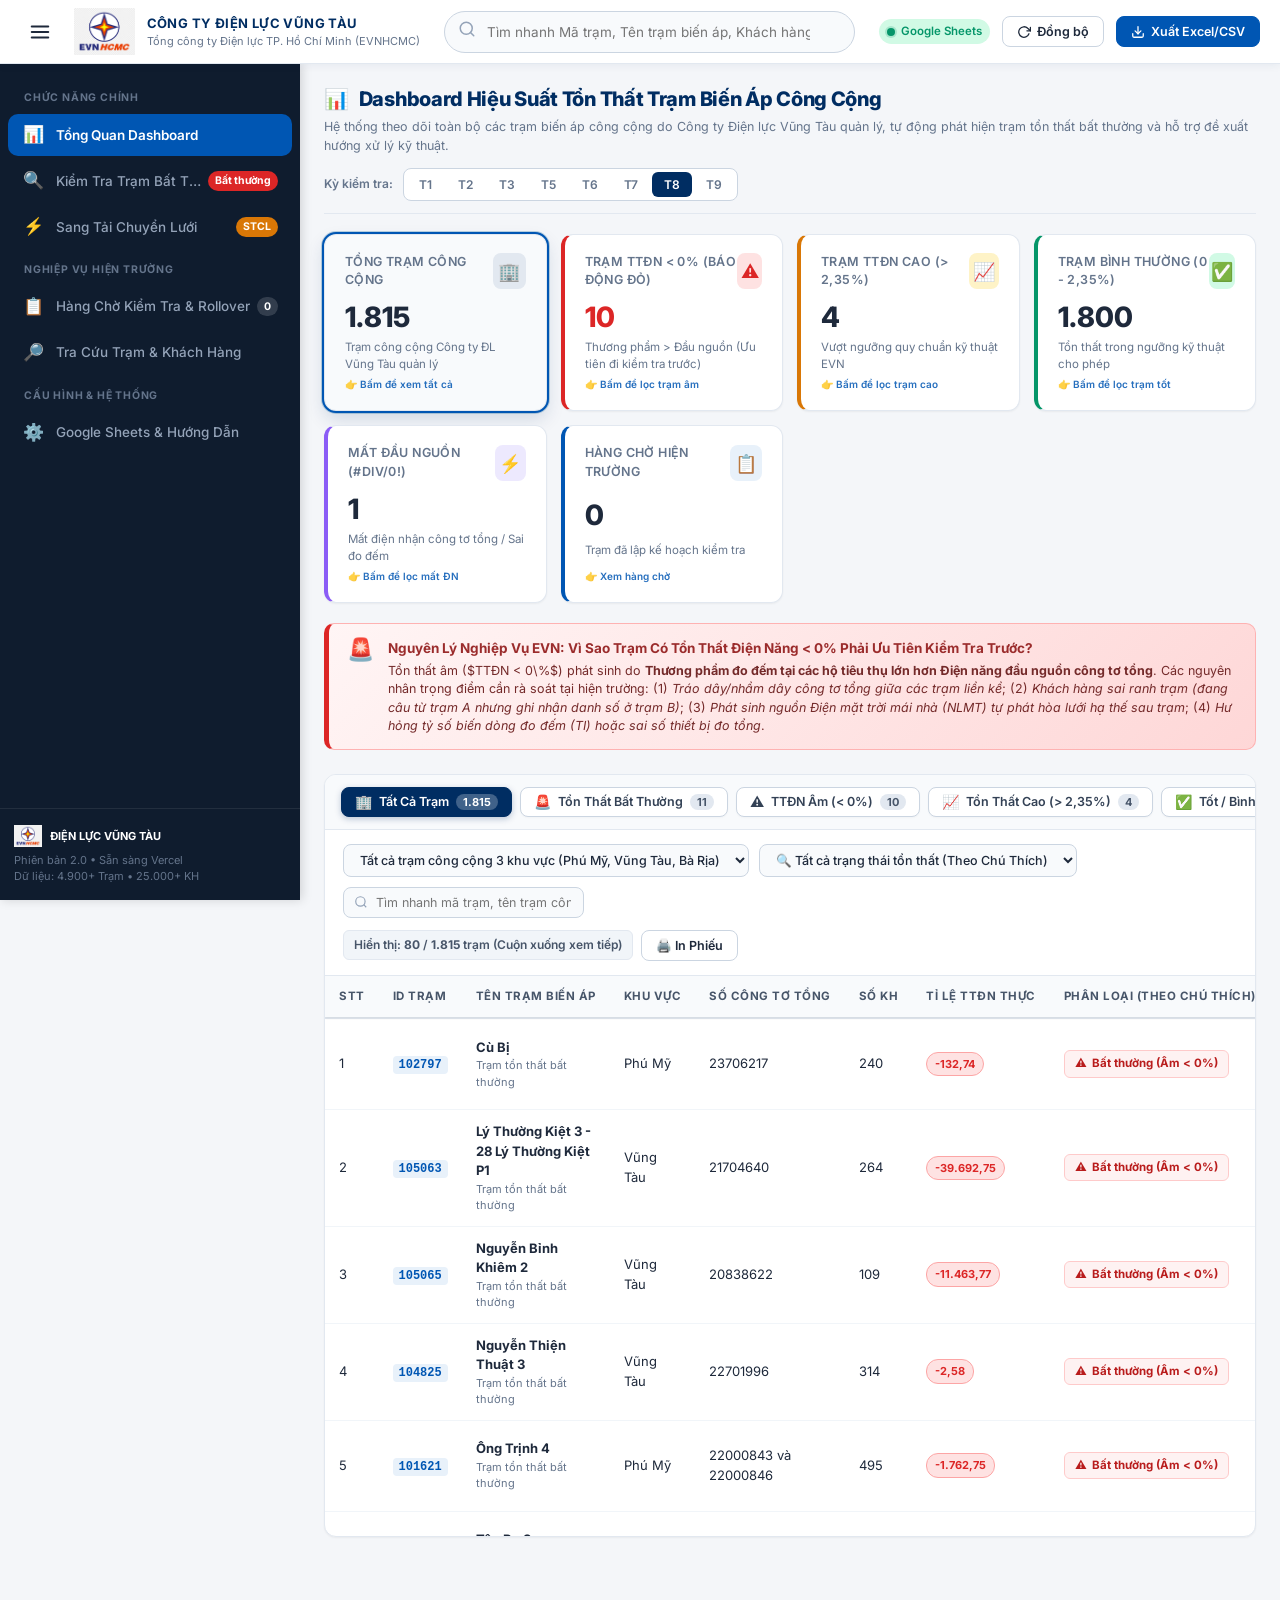
<file: index_ttdn_backup.html>
<!DOCTYPE html>
<html lang="vi">
<head>
  <meta charset="UTF-8">
  <meta name="viewport" content="width=device-width, initial-scale=1.0">
  <title>Công ty Điện lực Vũng Tàu - Hệ Thống Kiểm Tra Trạm Có Tổn Thất Bất Thường và Sang Tải Chuyển Lưới</title>
  <meta name="description" content="Hệ thống kiểm tra hiệu suất khu vực các trạm, tìm nguyên nhân gây tổn thất, mô phỏng sang tải khách hàng, và quản lý hàng chờ kiểm tra hiện trường của Công ty Điện lực Vũng Tàu (EVNHCMC).">
  
  <!-- Google Fonts: Inter -->
  <link rel="preconnect" href="https://fonts.googleapis.com">
  <link rel="preconnect" href="https://fonts.gstatic.com" crossorigin>
  <link href="https://fonts.googleapis.com/css2?family=Inter:wght@400;500;600;700;800&display=swap" rel="stylesheet">
  
  <!-- Custom CSS -->
  <link rel="stylesheet" href="css/style.css">
  <link rel="icon" type="image/png" href="avph472lv.png">
</head>
<body>

  <!-- ==========================================================================
       TOP HEADER (Sticky, Global Search, Brand, Sync)
       ========================================================================== -->
  <header class="main-header">
    <div class="header-left">
      <button class="menu-toggle-btn" id="menuToggleBtn" title="Thu gọn / Mở rộng menu">
        <svg width="22" height="22" viewBox="0 0 24 24" fill="none" stroke="currentColor" stroke-width="2.2" stroke-linecap="round" stroke-linejoin="round">
          <line x1="3" y1="12" x2="21" y2="12"></line>
          <line x1="3" y1="6" x2="21" y2="6"></line>
          <line x1="3" y1="18" x2="21" y2="18"></line>
        </svg>
      </button>

      <div class="brand-badge">
        <img src="avph472lv.png" alt="EVNHCMC Logo" class="brand-logo-img">
        <div class="brand-info">
          <span class="brand-company">CÔNG TY ĐIỆN LỰC VŨNG TÀU</span>
          <span class="brand-sub">Tổng công ty Điện lực TP. Hồ Chí Minh (EVNHCMC)</span>
        </div>
      </div>
    </div>

    <!-- Center: Smart Global Search -->
    <div class="header-center">
      <div class="search-box-wrapper">
        <span class="search-icon-left">
          <svg width="18" height="18" viewBox="0 0 24 24" fill="none" stroke="currentColor" stroke-width="2" stroke-linecap="round" stroke-linejoin="round">
            <circle cx="11" cy="11" r="8"></circle>
            <line x1="21" y1="21" x2="16.65" y2="16.65"></line>
          </svg>
        </span>
        <input type="text" class="search-input" id="globalSearchInput" 
          placeholder="Tìm nhanh Mã trạm, Tên trạm biến áp, Khách hàng..." autocomplete="off">
        <button class="search-clear-btn" id="searchClearBtn" title="Xóa tìm kiếm">✕</button>
      </div>

      <!-- Dropdown Search Results -->
      <div class="search-results-dropdown" id="globalSearchDropdown"></div>
    </div>

    <!-- Right Actions -->
    <div class="header-right">
      <div class="sync-status-indicator" id="syncStatusBadge" title="Trạng thái kết nối Google Sheets">
        <span class="status-dot" id="syncStatusDot"></span>
        <span id="syncStatusText">Google Sheets</span>
      </div>

      <button class="btn-header-action" id="btnSyncGoogleSheet" title="Đồng bộ lại từ Google Sheets">
        <svg width="14" height="14" viewBox="0 0 24 24" fill="none" stroke="currentColor" stroke-width="2.2" stroke-linecap="round" stroke-linejoin="round">
          <polyline points="23 4 23 10 17 10"></polyline>
          <path d="M20.49 15a9 9 0 1 1-2.12-9.36L23 10"></path>
        </svg>
        <span>Đồng bộ</span>
      </button>

      <button class="btn-header-action primary" onclick="window.AppController.exportQueueToCSV()" title="Xuất file kế hoạch kiểm tra">
        <svg width="14" height="14" viewBox="0 0 24 24" fill="none" stroke="currentColor" stroke-width="2.2" stroke-linecap="round" stroke-linejoin="round">
          <path d="M21 15v4a2 2 0 0 1-2 2H5a2 2 0 0 1-2-2v-4"></path>
          <polyline points="7 10 12 15 17 10"></polyline>
          <line x1="12" y1="15" x2="12" y2="3"></line>
        </svg>
        <span>Xuất Excel/CSV</span>
      </button>
    </div>
  </header>

  <!-- ==========================================================================
       SIDEBAR (YouTube Style, Collapsible)
       ========================================================================== -->
  <aside class="sidebar" id="appSidebar">
    <nav class="sidebar-nav">
      <div class="nav-section-title">Chức Năng Chính</div>

      <a href="#dashboard" class="nav-item active" data-tab="tab-dashboard">
        <span class="nav-icon">📊</span>
        <span class="nav-label">Tổng Quan Dashboard</span>
      </a>

      <a href="#dinhky" class="nav-item" data-tab="tab-dinhky">
        <span class="nav-icon">🔍</span>
        <span class="nav-label">Kiểm Tra Trạm Bất Thường</span>
        <span class="nav-badge danger">Bất thường</span>
      </a>

      <a href="#sangtai" class="nav-item" data-tab="tab-sangtai">
        <span class="nav-icon">⚡</span>
        <span class="nav-label">Sang Tải Chuyển Lưới</span>
        <span class="nav-badge warning">STCL</span>
      </a>

      <div class="nav-section-title">Nghiệp Vụ Hiện Trường</div>

      <a href="#queue" class="nav-item" data-tab="tab-queue">
        <span class="nav-icon">📋</span>
        <span class="nav-label">Hàng Chờ Kiểm Tra & Rollover</span>
        <span class="nav-badge queue-badge-count">0</span>
      </a>

      <a href="#lookup" class="nav-item" data-tab="tab-lookup">
        <span class="nav-icon">🔎</span>
        <span class="nav-label">Tra Cứu Trạm & Khách Hàng</span>
      </a>

      <div class="nav-section-title">Cấu Hình & Hệ Thống</div>

      <a href="#settings" class="nav-item" data-tab="tab-settings">
        <span class="nav-icon">⚙️</span>
        <span class="nav-label">Google Sheets & Hướng Dẫn</span>
      </a>
    </nav>

    <div class="sidebar-footer">
      <div style="display: flex; align-items: center; gap: 8px; margin-bottom: 6px;">
        <img src="avph472lv.png" alt="EVNHCMC" style="height: 22px; width: auto; object-fit: contain;">
        <strong style="color: #fff;">ĐIỆN LỰC VŨNG TÀU</strong>
      </div>
      <div>Phiên bản 2.0 • Sẵn sàng Vercel</div>
      <div>Dữ liệu: 4.900+ Trạm • 25.000+ KH</div>
    </div>
  </aside>

  <!-- Backdrop overlay for mobile drawer -->
  <div class="sidebar-backdrop" id="sidebarBackdrop"></div>

  <!-- ==========================================================================
       MAIN CONTENT WRAPPER
       ========================================================================== -->
  <main class="main-wrapper">

    <!-- Official Printable Header (Visible only when printing) -->
    <div class="print-header-official">
      <h2>TỔNG CÔNG TY ĐIỆN LỰC THÀNH PHỐ HỒ CHÍ MINH</h2>
      <h3>CÔNG TY ĐIỆN LỰC VŨNG TÀU</h3>
      <h1 style="margin-top: 10px;">PHIẾU GIAO VIỆC KIỂM TRA HIỆN TRƯỜNG TRẠM TỔN THẤT BẤT THƯỜNG & SANG TẢI</h1>
      <p style="font-style: italic;">Ban hành kèm theo quy trình kiểm soát ranh trạm và tổn thất điện năng</p>
    </div>

    <!-- ========================================================================
         TAB 1: TỔNG QUAN (DASHBOARD)
         ======================================================================== -->
    <section class="tab-content-panel active" id="tab-dashboard">
      <div class="page-title-bar">
        <div class="page-title-wrapper">
          <h1 class="page-main-title">
            <span>📊</span> Dashboard Hiệu Suất Tổn Thất Trạm Biến Áp Công Cộng
          </h1>
          <p class="page-subtitle">
            Hệ thống theo dõi toàn bộ các trạm biến áp công cộng do Công ty Điện lực Vũng Tàu quản lý, tự động phát hiện trạm tổn thất bất thường và hỗ trợ đề xuất hướng xử lý kỹ thuật.
          </p>
        </div>

        <div class="page-toolbar">
          <span style="font-size: 12px; font-weight: 600; color: var(--text-muted);">Kỳ kiểm tra:</span>
          <div class="month-selector-group">
            <button class="month-pill-btn" data-month="thang_1">T1</button>
            <button class="month-pill-btn" data-month="thang_2">T2</button>
            <button class="month-pill-btn" data-month="thang_3">T3</button>
            <button class="month-pill-btn" data-month="thang_5">T5</button>
            <button class="month-pill-btn" data-month="thang_6">T6</button>
            <button class="month-pill-btn" data-month="thang_7">T7</button>
            <button class="month-pill-btn active" data-month="thang_8">T8</button>
            <button class="month-pill-btn" data-month="thang_9">T9</button>
          </div>
        </div>
      </div>

      <!-- KPI Stat Cards Grid (Interactive: Bấm trực tiếp để lọc bảng) -->
      <div class="kpi-grid">
        <div class="stat-card clickable active-filter" id="statCardTotal" onclick="window.AppController.setDashboardStatusFilter('all')" title="Bấm để hiển thị tất cả các trạm công cộng">
          <div class="stat-card-header">
            <span class="stat-card-title">Tổng Trạm Công Cộng</span>
            <div class="stat-icon-wrapper" style="background: #e2e8f0; color: #475569;">🏢</div>
          </div>
          <div class="stat-value" id="statTotalStations">0</div>
          <div class="stat-desc">Trạm công cộng Công ty ĐL Vũng Tàu quản lý</div>
          <div class="stat-card-hint">👉 Bấm để xem tất cả</div>
        </div>

        <div class="stat-card negative-loss clickable" id="statCardNegative" onclick="window.AppController.setDashboardStatusFilter('negative')" title="Bấm để lọc các trạm có tổn thất âm (< 0%)">
          <div class="stat-card-header">
            <span class="stat-card-title">Trạm TTĐN &lt; 0% (Báo Động Đỏ)</span>
            <div class="stat-icon-wrapper">⚠️</div>
          </div>
          <div class="stat-value" id="statNegativeLoss">0</div>
          <div class="stat-desc">Thương phẩm &gt; Đầu nguồn (Ưu tiên đi kiểm tra trước)</div>
          <div class="stat-card-hint">👉 Bấm để lọc trạm âm</div>
        </div>

        <div class="stat-card high-loss clickable" id="statCardHigh" onclick="window.AppController.setDashboardStatusFilter('high')" title="Bấm để lọc các trạm có tổn thất cao (> 2,35%)">
          <div class="stat-card-header">
            <span class="stat-card-title">Trạm TTĐN Cao (&gt; 2,35%)</span>
            <div class="stat-icon-wrapper">📈</div>
          </div>
          <div class="stat-value" id="statHighLoss">0</div>
          <div class="stat-desc">Vượt ngưỡng quy chuẩn kỹ thuật EVN</div>
          <div class="stat-card-hint">👉 Bấm để lọc trạm cao</div>
        </div>

        <div class="stat-card normal-loss clickable" id="statCardGood" onclick="window.AppController.setDashboardStatusFilter('good')" title="Bấm để lọc các trạm tổn thất bình thường (0 - 2,35%)">
          <div class="stat-card-header">
            <span class="stat-card-title">Trạm Bình Thường (0 - 2,35%)</span>
            <div class="stat-icon-wrapper">✅</div>
          </div>
          <div class="stat-value" id="statGoodLoss">0</div>
          <div class="stat-desc">Tổn thất trong ngưỡng kỹ thuật cho phép</div>
          <div class="stat-card-hint">👉 Bấm để lọc trạm tốt</div>
        </div>

        <div class="stat-card error-loss clickable" id="statCardError" onclick="window.AppController.setDashboardStatusFilter('error')" title="Bấm để lọc các trạm mất điện nhận đầu nguồn (#DIV/0!)">
          <div class="stat-card-header">
            <span class="stat-card-title">Mất Đầu Nguồn (#DIV/0!)</span>
            <div class="stat-icon-wrapper">⚡</div>
          </div>
          <div class="stat-value" id="statErrorLoss">0</div>
          <div class="stat-desc">Mất điện nhận công tơ tổng / Sai đo đếm</div>
          <div class="stat-card-hint">👉 Bấm để lọc mất ĐN</div>
        </div>

        <div class="stat-card queue-stat clickable" onclick="switchTab('tab-queue')" title="Bấm để chuyển sang Tab Hàng Chờ">
          <div class="stat-card-header">
            <span class="stat-card-title">Hàng Chờ Hiện Trường</span>
            <div class="stat-icon-wrapper">📋</div>
          </div>
          <div class="stat-value queue-badge-count" id="statQueueCount">0</div>
          <div class="stat-desc">Trạm đã lập kế hoạch kiểm tra</div>
          <div class="stat-card-hint">👉 Xem hàng chờ</div>
        </div>
      </div>

      <!-- Professional Operational Callout Banner -->
      <div class="alert-banner-callout">
        <div class="alert-banner-icon">🚨</div>
        <div class="alert-banner-content">
          <h4>Nguyên Lý Nghiệp Vụ EVN: Vì Sao Trạm Có Tổn Thất Điện Năng &lt; 0% Phải Ưu Tiên Kiểm Tra Trước?</h4>
          <p>
            Tổn thất âm ($TTĐN &lt; 0\%$) phát sinh do <strong>Thương phẩm đo đếm tại các hộ tiêu thụ lớn hơn Điện năng đầu nguồn công tơ tổng</strong>. 
            Các nguyên nhân trọng điểm cần rà soát tại hiện trường: 
            (1) <em>Tráo dây/nhầm dây công tơ tổng giữa các trạm liền kề</em>; 
            (2) <em>Khách hàng sai ranh trạm (đang câu từ trạm A nhưng ghi nhận danh số ở trạm B)</em>; 
            (3) <em>Phát sinh nguồn Điện mặt trời mái nhà (NLMT) tự phát hòa lưới hạ thế sau trạm</em>; 
            (4) <em>Hư hỏng tỷ số biến dòng đo đếm (TI) hoặc sai số thiết bị đo tổng</em>.
          </p>
        </div>
      </div>

      <!-- Main Station Table -->
      <div class="card-table-container">
        <!-- Status Filter Pills Bar (Dựa theo Sheet Chú Thích EVN) -->
        <div class="dashboard-status-pills-bar" id="dashboardStatusPillsBar">
          <button class="status-pill-btn active" data-status="all" onclick="window.AppController.setDashboardStatusFilter('all')" title="Tất cả các trạm công cộng do công ty quản lý">
            <span class="pill-icon">🏢</span>
            <span class="pill-text">Tất Cả Trạm</span>
            <span class="pill-count" id="pillCountAll">0</span>
          </button>
          <button class="status-pill-btn pill-abnormal" data-status="abnormal" onclick="window.AppController.setDashboardStatusFilter('abnormal')" title="Lọc các trạm tổn thất bất thường (gồm Âm và Mất điện nhận)">
            <span class="pill-icon">🚨</span>
            <span class="pill-text">Tổn Thất Bất Thường</span>
            <span class="pill-count" id="pillCountAbnormal">0</span>
          </button>
          <button class="status-pill-btn pill-negative" data-status="negative" onclick="window.AppController.setDashboardStatusFilter('negative')" title="STT 3 Chú Thích: Tổn thất âm (< 0%)">
            <span class="pill-icon">⚠️</span>
            <span class="pill-text">TTĐN Âm (&lt; 0%)</span>
            <span class="pill-count" id="pillCountNegative">0</span>
          </button>
          <button class="status-pill-btn pill-high" data-status="high" onclick="window.AppController.setDashboardStatusFilter('high')" title="STT 2 Chú Thích: Tổn thất > 2,35%">
            <span class="pill-icon">📈</span>
            <span class="pill-text">Tổn Thất Cao (&gt; 2,35%)</span>
            <span class="pill-count" id="pillCountHigh">0</span>
          </button>
          <button class="status-pill-btn pill-good" data-status="good" onclick="window.AppController.setDashboardStatusFilter('good')" title="STT 1 Chú Thích: Từ 0 đến 2,35%">
            <span class="pill-icon">✅</span>
            <span class="pill-text">Tốt / Bình Thường (0 - 2,35%)</span>
            <span class="pill-count" id="pillCountGood">0</span>
          </button>
          <button class="status-pill-btn pill-error" data-status="error" onclick="window.AppController.setDashboardStatusFilter('error')" title="STT 4 Chú Thích: #DIV/0! do mất điện nhận đầu nguồn">
            <span class="pill-icon">⚡</span>
            <span class="pill-text">Mất Đầu Nguồn (#DIV/0!)</span>
            <span class="pill-count" id="pillCountError">0</span>
          </button>
        </div>

        <div class="table-filter-bar">
          <div class="filter-left-group">
            <select class="filter-select" id="dashboardAreaFilter" onchange="state.areaFilter = this.value; window.AppController.onDashboardFilterChange();">
              <option value="all">Tất cả trạm công cộng 3 khu vực (Phú Mỹ, Vũng Tàu, Bà Rịa)</option>
              <option value="Phú Mỹ">Khu vực Phú Mỹ (Trạm công cộng)</option>
              <option value="Vũng Tàu">Khu vực Vũng Tàu (Trạm công cộng)</option>
              <option value="Bà Rịa">Khu vực Bà Rịa (Trạm công cộng)</option>
            </select>

            <select class="filter-select" id="dashboardStatusSelect" onchange="window.AppController.onDashboardStatusSelect(this.value)">
              <option value="all">🔍 Tất cả trạng thái tổn thất (Theo Chú Thích)</option>
              <option value="abnormal">🚨 Tổn thất bất thường (Gồm Âm &amp; Mất ĐN)</option>
              <option value="negative">⚠️ Tổn thất âm (&lt; 0%)</option>
              <option value="high">📈 Tổn thất cao (&gt; 2,35%)</option>
              <option value="good">✅ Tốt / Bình thường (0 - 2,35%)</option>
              <option value="error">⚡ Mất điện nhận đầu nguồn (#DIV/0!)</option>
            </select>

            <input type="text" class="filter-search-input" id="dashboardSearchInput" 
              placeholder="Tìm nhanh mã trạm, tên trạm công cộng..." 
              oninput="window.AppController.onDashboardSearchInput(this.value)">
          </div>

          <div class="filter-right-group">
            <span class="table-counter-badge" id="dashboardTableCounter" style="font-size: 12px; font-weight: 600; color: #475569; background: #f1f5f9; padding: 5px 10px; border-radius: 6px; border: 1px solid #e2e8f0;">
              Hiển thị: 0 trạm
            </span>
            <button class="btn-custom btn-outline" onclick="window.AppController.printQueue()">
              🖨️ In Phiếu
            </button>
          </div>
        </div>

        <div class="table-responsive-wrapper dashboard-table-scroll" id="dashboardTableWrapper">
          <table class="data-table">
            <thead>
              <tr>
                <th style="width: 50px;">STT</th>
                <th style="width: 100px;">ID Trạm</th>
                <th>Tên Trạm Biến Áp</th>
                <th>Khu Vực</th>
                <th>Số Công Tơ Tổng</th>
                <th>Số KH</th>
                <th>Tỉ Lệ TTĐN Thực</th>
                <th>Phân Loại (Theo Chú Thích)</th>
                <th style="width: 220px;">Hành Động</th>
              </tr>
            </thead>
            <tbody id="dashboardTableBody">
              <!-- Loaded via JavaScript -->
            </tbody>
          </table>
        </div>
      </div>
    </section>

    <!-- ========================================================================
         TAB 2: NGHIỆP VỤ HIỆN TRƯỜNG & ĐỀ XUẤT CHUYỂN TRẠM
         ======================================================================== -->
    <section class="tab-content-panel" id="tab-dinhky">
      <div class="page-title-bar">
        <div class="page-title-wrapper">
          <h1 class="page-main-title">
            <span>🔍</span> Nghiệp Vụ Hiện Trường: Danh Sách Trạm Tổn Thất Bất Thường &amp; Chuyển Đổi Khách Hàng
          </h1>
          <p class="page-subtitle">
            Danh sách các trạm có tổn thất điện năng bất thường (âm, cao, mất ĐN) đề xuất kiểm tra của tháng. Tick chọn trạm để hiển thị danh sách khách hàng trong trạm, chọn khách hàng cần chuyển về đúng trạm, nhập hiện trạng &amp; đề xuất rồi lưu vào hàng chờ.
          </p>
        </div>

        <div class="page-toolbar">
          <span style="font-size: 12px; font-weight: 600; color: var(--text-muted);">Kỳ kiểm tra:</span>
          <div class="month-selector-group">
            <button class="month-pill-btn" data-month="thang_1">T1</button>
            <button class="month-pill-btn" data-month="thang_2">T2</button>
            <button class="month-pill-btn" data-month="thang_3">T3</button>
            <button class="month-pill-btn" data-month="thang_5">T5</button>
            <button class="month-pill-btn" data-month="thang_6">T6</button>
            <button class="month-pill-btn" data-month="thang_7">T7</button>
            <button class="month-pill-btn active" data-month="thang_8">T8</button>
            <button class="month-pill-btn" data-month="thang_9">T9</button>
          </div>
          <button class="btn-custom btn-primary" onclick="switchTab('tab-queue')">
            📋 Xem Hàng Chờ Chuyển Trạm (<span class="queue-badge-count">0</span>)
          </button>
        </div>
      </div>

      <div class="card-table-container">
        <div class="table-filter-bar">
          <div class="filter-left-group">
            <span style="font-size: 13.5px; font-weight: 700; color: var(--evn-navy);">
              🏢 Danh Sách Trạm Tổn Thất Bất Thường <span id="dinhKyMonthBadge" style="color: var(--color-danger);">Tháng 8</span>
            </span>
          </div>
          <div class="filter-right-group">
            <span style="font-size: 12px; font-weight: 600; color: #0284c7; background: #e0f2fe; padding: 4px 10px; border-radius: 6px;">
              👉 Tick chọn vào trạm để mở danh sách khách hàng cần chuyển về đúng trạm
            </span>
          </div>
        </div>

        <div class="table-responsive-wrapper" style="max-height: 420px; overflow-y: auto;">
          <table class="data-table">
            <thead>
              <tr>
                <th style="width: 55px; text-align: center;">Tick Chọn</th>
                <th style="width: 45px;">STT</th>
                <th style="width: 100px;">ID Trạm</th>
                <th>Tên Trạm Biến Áp</th>
                <th>Khu Vực</th>
                <th>Số KH</th>
                <th>Tỉ Lệ TTĐN</th>
                <th>Phân Loại Đề Xuất</th>
                <th style="width: 140px; text-align: center;">Xem Khách Hàng</th>
              </tr>
            </thead>
            <tbody id="dinhKyTableBody">
              <!-- Loaded via JS -->
            </tbody>
          </table>
        </div>
      </div>

      <!-- Khung hiển thị khách hàng trong trạm đã tick chọn để chuyển đổi về đúng trạm -->
      <div id="stationCustomerTransferContainer" style="display: none; margin-top: 24px;"></div>
    </section>

    <!-- ========================================================================
         SANG TẢI CHUYỂN LƯỚI & MÔ PHỎNG TỔN THẤT
         ======================================================================== -->
    <section class="tab-content-panel" id="tab-sangtai">
      <div class="page-title-bar">
        <div class="page-title-wrapper">
          <h1 class="page-main-title">
            <span>⚡</span> Nghiệp Vụ Sang Tải Chuyển Lưới: Danh Sách Trạm STCL - XDM &amp; Điều Chuyển Khách Hàng
          </h1>
          <p class="page-subtitle">
            Tất cả các trạm sang tải chuyển lưới (STCL) và trạm xây dựng mới (XDM) tiếp nhận phụ tải của tháng. Tick chọn trạm để hiển thị danh sách khách hàng trong trạm, chọn khách hàng cần san tải sang trạm đích, nhập hiện trạng &amp; đề xuất rồi lưu vào hàng chờ hoặc nạp sang công cụ mô phỏng TTĐN.
          </p>
        </div>

        <div class="page-toolbar">
          <span style="font-size: 12px; font-weight: 600; color: var(--text-muted);">Kỳ kiểm tra:</span>
          <div class="month-selector-group">
            <button class="month-pill-btn" data-month="thang_1">T1</button>
            <button class="month-pill-btn" data-month="thang_2">T2</button>
            <button class="month-pill-btn" data-month="thang_3">T3</button>
            <button class="month-pill-btn" data-month="thang_5">T5</button>
            <button class="month-pill-btn" data-month="thang_6">T6</button>
            <button class="month-pill-btn" data-month="thang_7">T7</button>
            <button class="month-pill-btn active" data-month="thang_8">T8</button>
            <button class="month-pill-btn" data-month="thang_9">T9</button>
          </div>
          <button class="btn-custom btn-primary" onclick="switchTab('tab-queue')">
            📋 Xem Hàng Chờ Chuyển Trạm (<span class="queue-badge-count">0</span>)
          </button>
          <button class="btn-custom btn-warning" onclick="document.getElementById('simComparisonBanner').scrollIntoView({behavior: 'smooth'})">
            ⚡ Công Cụ Mô Phỏng TTĐN
          </button>
        </div>
      </div>

      <!-- Bảng Danh Sách Trạm Sang Tải Chuyển Lưới (STCL - XDM) -->
      <div class="card-table-container">
        <div class="table-filter-bar">
          <div class="filter-left-group">
            <span style="font-size: 13.5px; font-weight: 700; color: var(--evn-navy);">
              ⚡ Danh Sách Trạm Sang Tải Chuyển Lưới (STCL - XDM) <span id="sangTaiMonthBadge" style="color: #d97706;">Tháng 8</span>
            </span>
          </div>
          <div class="filter-right-group">
            <span style="font-size: 12px; font-weight: 600; color: #b45309; background: #fef3c7; padding: 4px 10px; border-radius: 6px;">
              👉 Tick chọn vào trạm để mở danh sách khách hàng cần san tải / chuyển ranh
            </span>
          </div>
        </div>

        <div class="table-responsive-wrapper" style="max-height: 420px; overflow-y: auto;">
          <table class="data-table">
            <thead>
              <tr>
                <th style="width: 55px; text-align: center;">Tick Chọn</th>
                <th style="width: 45px;">STT</th>
                <th style="width: 100px;">ID Trạm</th>
                <th>Tên Trạm Biến Áp</th>
                <th>Khu Vực</th>
                <th>Số KH</th>
                <th>Tỉ Lệ TTĐN / Sản Lượng</th>
                <th>Phân Loại Nghiệp Vụ</th>
                <th style="width: 140px; text-align: center;">Xem Khách Hàng</th>
              </tr>
            </thead>
            <tbody id="sangTaiTableBody">
              <!-- Loaded via JS -->
            </tbody>
          </table>
        </div>
      </div>

      <!-- Khung hiển thị khách hàng trong trạm STCL đã tick chọn để chuyển đổi về đúng trạm -->
      <div id="stclCustomerTransferContainer" style="display: none; margin-top: 24px;"></div>

      <!-- Simulator Comparison Banner -->
      <div class="sim-comparison-banner" id="simComparisonBanner" style="margin-top: 32px;">
        <div class="sim-banner-info">
          <div class="sim-banner-title">⚡ Mô Phỏng Tính Toán Lại Tổn Thất Điện Năng Sau Sang Tải</div>
          <div class="sim-banner-subtitle">
            Chọn Trạm Nguồn, Trạm Đích và tích chọn các khách hàng cần chuyển để hệ thống tự động tính toán lại tỷ lệ tổn thất cho cả hai trạm.
          </div>
        </div>
      </div>

      <!-- Simulator Controls Grid -->
      <div class="simulator-layout">
        <!-- Box Trạm Nguồn -->
        <div class="sim-box source-box">
          <div class="sim-box-title">
            <span>🔴 1. Trạm Nguồn (Trạm Cần Giảm Tải / Sửa Ranh / Tổn Thất Âm)</span>
          </div>

          <div class="sim-field-group">
            <label class="sim-field-label">Chọn Trạm Nguồn:</label>
            <select class="sim-select" id="simSourceStationSelect"></select>
          </div>

          <!-- Bảng chọn khách hàng thuộc trạm nguồn -->
          <div style="display: flex; align-items: center; justify-content: space-between; margin-top: 10px; margin-bottom: 8px;">
            <label class="sim-field-label" style="margin-bottom: 0;">
              Danh Sách Khách Hàng (Tích chọn để chuyển tải):
            </label>
            <input type="text" id="simKhSearchInput" placeholder="Lọc mã KH, tên, địa chỉ, sổ GCS..." 
              class="form-control" style="width: 220px; font-size: 11.5px; padding: 4px 8px;">
          </div>

          <div class="table-responsive-wrapper" style="max-height: 280px;">
            <table class="data-table">
              <thead>
                <tr>
                  <th style="width: 36px; text-align: center;">Chuyển</th>
                  <th style="width: 30px;">STT</th>
                  <th>Mã KH</th>
                  <th>Tên Khách Hàng</th>
                  <th>Địa Chỉ</th>
                  <th>Mã Sổ GCS</th>
                  <th>Lộ Trình</th>
                  <th>Mã KV</th>
                  <th>Pha</th>
                  <th>Sản Lượng T8</th>
                </tr>
              </thead>
              <tbody id="simKhTableBody">
                <tr>
                  <td colspan="10" style="text-align: center; padding: 24px; color: #94a3b8;">
                    Vui lòng chọn Trạm Nguồn ở trên để hiển thị danh sách khách hàng.
                  </td>
                </tr>
              </tbody>
            </table>
          </div>
        </div>

        <!-- Box Trạm Đích -->
        <div class="sim-box target-box">
          <div class="sim-box-title">
            <span>🟢 2. Trạm Đích (Trạm Nhận Khách Hàng Chuyển Tới)</span>
          </div>

          <div class="sim-field-group">
            <label class="sim-field-label">Chọn Trạm Đích Lân Cận:</label>
            <select class="sim-select" id="simTargetStationSelect"></select>
          </div>

          <div style="background: #f8fafc; padding: 14px 16px; border-radius: 8px; border: 1px solid #e2e8f0; margin-top: 10px;">
            <div style="font-weight: 700; color: var(--evn-navy); font-size: 13px; margin-bottom: 8px; display: flex; align-items: center; gap: 6px;">
              <span>💡</span> Nguyên tắc tính toán sang tải nhanh:
            </div>
            <div style="display: flex; flex-direction: column; gap: 8px; font-size: 12.5px; color: #334155;">
              <div style="display: flex; align-items: flex-start; gap: 8px;">
                <span style="color: #0d6efd; font-weight: bold;">•</span>
                <span><strong>Lấy sản lượng:</strong> Tự động tính tổng sản lượng tháng 8 của các khách hàng được tích chọn.</span>
              </div>
              <div style="display: flex; align-items: flex-start; gap: 8px;">
                <span style="color: #dc2626; font-weight: bold;">•</span>
                <span><strong>Trạm Nguồn:</strong> Trừ bớt sản lượng chuyển đi ➔ Giảm phụ tải, đưa trạm tổn thất âm trở về vùng dương an toàn.</span>
              </div>
              <div style="display: flex; align-items: flex-start; gap: 8px;">
                <span style="color: #059669; font-weight: bold;">•</span>
                <span><strong>Trạm Đích:</strong> Cộng thêm sản lượng nhận về theo đúng ranh cấp điện thực tế.</span>
              </div>
              <div style="display: flex; align-items: flex-start; gap: 8px;">
                <span style="color: #7c3aed; font-weight: bold;">•</span>
                <span><strong>Kết quả tức thì:</strong> Tự động tính toán lại tỷ lệ tổn thất (TTĐN) mới của cả hai trạm hiển thị trực quan ở khung trên.</span>
              </div>
            </div>
          </div>
        </div>
      </div>
    </section>

    <!-- ========================================================================
         TAB 4: HÀNG CHỜ KHÁCH HÀNG ĐỀ XUẤT CHUYỂN TRẠM
         ======================================================================== -->
    <section class="tab-content-panel" id="tab-queue">
      <div class="page-title-bar">
        <div class="page-title-wrapper">
          <h1 class="page-main-title">
            <span>📋</span> Hàng Chờ Khách Hàng Đề Xuất Chuyển Trạm Về Đúng Hiện Trạng
          </h1>
          <p class="page-subtitle">
            Danh sách khách hàng đề xuất chuyển về đúng trạm cấp điện thực tế. Ghi nhận hiện trạng, đề xuất xử lý và tự động chuyển tiếp các trường hợp chưa hoàn thành sang kỳ tiếp theo.
          </p>
        </div>

        <div class="page-toolbar">
          <button class="btn-rollover" id="btnRolloverQueue" title="Chuyển các khách hàng chưa hoàn tất sang tháng sau để tiếp tục theo dõi">
            <span>🔄</span> Chuyển Khách Hàng Chưa Xong Sang Tháng Sau
          </button>
        </div>
      </div>

      <!-- ====================================================================
           THANH THÊM NHANH THEO TRẠM TRONG HÀNG CHỜ
           ==================================================================== -->
      <div class="queue-insert-station-bar">
        <div class="insert-bar-header">
          <div class="insert-bar-title">
            <span>⚡</span> <strong>Thanh Thêm Nhanh Theo Trạm Vào Hàng Chờ:</strong>
            <span style="font-weight: normal; font-size: 12px; color: #64748b;">(Chọn trạm để chèn nhanh danh bạ/phụ tải vào hàng chờ theo dõi &amp; xuất sang Google Sheet)</span>
          </div>
          <div class="insert-bar-quick-stats" id="insertBarStationPreview" style="font-size: 12.5px; color: #0284c7; font-weight: 600;">
            <!-- Dynamic station preview stats -->
          </div>
        </div>

        <div class="insert-bar-form-grid">
          <!-- 1. Trạm Nguồn -->
          <div class="insert-form-group">
            <label for="insertQueueSourceStation">🏢 1. Chọn Trạm Nguồn (Trạm cần chuyển):</label>
            <select id="insertQueueSourceStation" class="form-control" onchange="window.AppController.onInsertSourceStationChange(this.value)">
              <option value="">-- Đang nạp danh sách 4.947 trạm... --</option>
            </select>
          </div>

          <!-- 2. Trạm Đích (Tìm kiếm theo ID hoặc Tên trạm) -->
          <div class="insert-form-group target-station-search-wrapper">
            <label for="insertQueueTargetSearchInput">🎯 2. Chọn Trạm Đích (Tìm theo ID hoặc Tên trạm):</label>
            <div class="custom-search-select-box">
              <input type="text" id="insertQueueTargetSearchInput" class="form-control"
                placeholder="🔍 Gõ mã ID hoặc tên trạm đích..." autocomplete="off">
              <button type="button" class="btn-clear-target" id="btnClearTargetStation" style="display: none;" title="Xóa chọn trạm đích">✕</button>
            </div>
            <!-- Dropdown kết quả tìm kiếm theo ID hoặc Tên trạm -->
            <div class="target-station-dropdown-menu" id="targetStationDropdownMenu">
              <!-- Loaded dynamically via JS -->
            </div>
            <!-- Hidden select để đồng bộ dữ liệu trạm đích -->
            <select id="insertQueueTargetStation" style="display: none;">
              <option value="">-- Chưa chọn trạm biến áp đích --</option>
            </select>
          </div>

          <!-- 3. Hiện trạng -->
          <div class="insert-form-group">
            <label for="insertQueueHienTrang">📝 3. Hiện Trạng Lưới Điện:</label>
            <input type="text" id="insertQueueHienTrang" class="form-control" placeholder="Hiện trạng câu nối, nhánh rẽ, công tơ...">
          </div>

          <!-- 4. Đề xuất -->
          <div class="insert-form-group">
            <label for="insertQueueDeXuat">💡 4. Đề Xuất Kỹ Thuật:</label>
            <input type="text" id="insertQueueDeXuat" class="form-control" placeholder="Đề xuất chuyển ranh, tách cáp, chỉnh GCS...">
          </div>

          <!-- 5. Chế độ chèn -->
          <div class="insert-form-group" style="min-width: 175px;">
            <label for="insertQueueModeSelect">⚙️ 5. Chế Độ Thêm:</label>
            <select id="insertQueueModeSelect" class="form-control">
              <option value="all_customers">👥 Chèn toàn bộ KH của trạm</option>
              <option value="station_summary">🏢 Chèn 1 dòng đại diện trạm</option>
              <option value="pick_customers">🔍 Mở bảng chọn từng KH</option>
            </select>
          </div>

          <!-- 6. Nút Thực Hiện Thêm -->
          <div class="insert-form-group" style="align-self: flex-end;">
            <button class="btn-custom btn-primary insert-btn" onclick="window.AppController.insertStationToQueue()" id="btnExecuteInsertStation" title="Thêm trạm này vào hàng chờ">
              <span>➕</span> Thêm Vào Hàng Chờ
            </button>
          </div>
        </div>
      </div>

      <!-- Queue Control Bar -->
      <div class="queue-control-header">
        <div>
          <div class="queue-summary-text" id="queueSummaryText">
            Đang tải dữ liệu hàng chờ...
          </div>
          <div style="display: flex; gap: 8px; align-items: center; margin-top: 6px; flex-wrap: wrap;">
            <input type="text" id="queueFilterInput" placeholder="🔍 Tìm kiếm nhanh theo trạm hoặc mã KH..."
              class="form-control" style="width: 300px; font-size: 12.5px; padding: 5px 12px; height: 34px;"
              oninput="window.AppController.filterQueueTable(this.value)">
          </div>
        </div>

        <div style="display: flex; gap: 8px; flex-wrap: wrap; align-items: center;">
          <button class="btn-custom btn-outline" onclick="window.AppController.syncQueueWithGoogleSheet()" title="Tải dữ liệu mới nhất từ Google Sheet Hàng Chờ (gid=71925172)">
            🔄 Đồng Bộ Từ Sheet
          </button>
          <button class="btn-custom btn-success" onclick="window.AppController.triggerSaveToGoogleSheet()" title="Ghi dữ liệu hàng chờ vào Google Sheet (gid: 71925172)">
            📊 Ghi Vào Google Sheet (gid: 71925172)
          </button>
          <button class="btn-custom btn-outline" onclick="window.AppController.openQueueGoogleSheet()" title="Mở trực tiếp link Google Sheet hàng chờ trên tab mới">
            ↗ Mở Sheet
          </button>
          <button class="btn-custom btn-outline" onclick="window.AppController.printQueue()">
            🖨️ In Phiếu Giao Việc
          </button>
          <button class="btn-custom btn-primary" onclick="window.AppController.exportQueueToCSV()">
            📥 Xuất File Excel/CSV
          </button>
        </div>
      </div>

      <!-- Queue Table -->
      <div class="card-table-container">
        <div class="table-responsive-wrapper" style="max-height: 520px; overflow-y: auto;">
          <table class="data-table">
            <thead>
              <tr>
                <th style="width: 45px; text-align: center;">Xóa</th>
                <th style="width: 45px; text-align: center;">STT</th>
                <th style="width: 110px;">Mã KH</th>
                <th>Tên Khách Hàng</th>
                <th>Địa Chỉ</th>
                <th style="width: 100px;">Sản Lượng</th>
                <th>Trạm Nguồn (Hiện tại)</th>
                <th>Trạm Đích (Đúng ranh)</th>
                <th style="min-width: 180px;">Hiện trạng lưới điện</th>
                <th style="min-width: 180px;">Đề xuất xử lý</th>
              </tr>
            </thead>
            <tbody id="queueTableBody">
              <!-- Loaded via JS -->
            </tbody>
          </table>
        </div>
      </div>
    </section>

    <!-- ========================================================================
         TAB 5: TRA CỨU NHANH TRẠM & KHÁCH HÀNG
         ======================================================================== -->
    <section class="tab-content-panel" id="tab-lookup">
      <div class="page-title-bar">
        <div class="page-title-wrapper">
          <h1 class="page-main-title">
            <span>🔎</span> Tra Cứu Thông Tin Trạm & Khách Hàng Phục Vụ Kiểm Tra Hiện Trường
          </h1>
          <p class="page-subtitle">
            Tìm kiếm theo Mã trạm, Tên trạm, Mã khách hàng, Tên khách hàng hoặc Địa chỉ.
          </p>
        </div>
      </div>

      <div class="card-table-container" style="padding: 20px; margin-bottom: 20px;">
        <div class="search-box-wrapper" style="max-width: 700px;">
          <input type="text" class="search-input" id="lookupSearchInput"
            placeholder="Nhập Mã Trạm (ví dụ: 105063), Tên Trạm, Mã Khách Hàng (ví dụ: PB1501...), Tên KH..." style="height: 46px; font-size: 14px;">
        </div>
      </div>

      <div id="lookupResultsContainer">
        <div style="text-align: center; padding: 40px; color: #94a3b8;">
          Nhập từ khóa tìm kiếm ở ô trên để tra cứu danh mục trạm và danh sách khách hàng tương ứng.
        </div>
      </div>
    </section>

    <!-- ========================================================================
         TAB 6: CẤU HÌNH & KẾT NỐI GOOGLE SHEETS
         ======================================================================== -->
    <section class="tab-content-panel" id="tab-settings">
      <div class="page-title-bar">
        <div class="page-title-wrapper">
          <h1 class="page-main-title">
            <span>⚙️</span> Cấu Hình Kết Nối Google Sheets & Quy Chuẩn Kỹ Thuật
          </h1>
          <p class="page-subtitle">
            Quản lý liên kết nguồn dữ liệu Google Sheets trực tuyến của Điện lực Vũng Tàu và bảng phân loại tổn thất.
          </p>
        </div>
      </div>

      <div style="display: grid; grid-template-columns: repeat(auto-fit, minmax(320px, 1fr)); gap: 20px; margin-bottom: 24px;">
        <!-- Card Google Sheet 1 -->
        <div class="stat-card" style="border-left: 4px solid var(--evn-blue);">
          <h3 style="font-size: 15px; color: var(--evn-navy); margin-bottom: 8px;">
            📄 Google Sheet 1: Dữ Liệu Các Tháng & Master Trạm
          </h3>
          <p style="font-size: 12.5px; color: #64748b; margin-bottom: 12px;">
            Bao gồm các sheet Tháng 1 đến Tháng 9, Sheet Chú thích và Danh sách trạm cũ/mới.
          </p>
          <div style="font-family: monospace; font-size: 11.5px; background: #f1f5f9; padding: 8px; border-radius: 6px; word-break: break-all; margin-bottom: 12px;">
            https://docs.google.com/spreadsheets/d/1LOCwMLQJj5VkCz7uvxnPSbExVd359_FkzlcLEZM57lU
          </div>
          <a href="https://docs.google.com/spreadsheets/d/1LOCwMLQJj5VkCz7uvxnPSbExVd359_FkzlcLEZM57lU/edit" 
             target="_blank" class="btn-custom btn-sm btn-outline" style="width: fit-content;">
            Mở Sheet 1 Trên Google Drive ↗
          </a>
        </div>

        <!-- Card Google Sheet 2 -->
        <div class="stat-card" style="border-left: 4px solid var(--evn-navy);">
          <h3 style="font-size: 15px; color: var(--evn-navy); margin-bottom: 8px;">
            📄 Google Sheet 2: Khách Hàng Quản Lý & Kết Quả T8
          </h3>
          <p style="font-size: 12.5px; color: #64748b; margin-bottom: 12px;">
            Bao gồm hơn 250.000 khách hàng và bảng kết quả tính toán điện thương phẩm/NLMT Tháng 8.
          </p>
          <div style="font-family: monospace; font-size: 11.5px; background: #f1f5f9; padding: 8px; border-radius: 6px; word-break: break-all; margin-bottom: 12px;">
            https://docs.google.com/spreadsheets/d/1gU5fAfSH6OIN8UGVy91SjgW7DlmvQdvjgZta07TE2do
          </div>
          <a href="https://docs.google.com/spreadsheets/d/1gU5fAfSH6OIN8UGVy91SjgW7DlmvQdvjgZta07TE2do/edit" 
             target="_blank" class="btn-custom btn-sm btn-outline" style="width: fit-content;">
            Mở Sheet 2 Trên Google Drive ↗
          </a>
        </div>

        <!-- Card Google Sheet 3: Hàng Chờ Kiểm Tra (gid: 71925172) -->
        <div class="stat-card" style="border-left: 4px solid var(--color-success); background: #f0fdf4;">
          <div style="display: flex; align-items: center; justify-content: space-between; margin-bottom: 8px;">
            <h3 style="font-size: 15px; color: var(--evn-navy); margin: 0;">
              📋 Google Sheet: Hàng Chờ & Đề Xuất (gid: 71925172)
            </h3>
            <span class="badge-status good" style="font-size: 11px;">Đang kết nối</span>
          </div>
          <p style="font-size: 12.5px; color: #334155; margin-bottom: 12px;">
            Lưu trữ danh sách khách hàng đề xuất chuyển trạm trực tuyến để người dùng trên các thiết bị khác (điện thoại, máy tính bàn) đều xem và phối hợp xử lý.
          </p>
          <div style="font-family: monospace; font-size: 11px; background: #ffffff; padding: 8px; border-radius: 6px; word-break: break-all; margin-bottom: 12px; border: 1px solid #bbf7d0;">
            https://docs.google.com/spreadsheets/d/1LOCwMLQJj5VkCz7uvxnPSbExVd359_FkzlcLEZM57lU/edit?gid=71925172#gid=71925172
          </div>
          <div style="display: flex; gap: 8px; flex-wrap: wrap;">
            <button class="btn-custom btn-sm btn-outline" onclick="window.AppController.openQueueGoogleSheet()">
              Mở Sheet Hàng Chờ ↗
            </button>
            <button class="btn-custom btn-sm btn-success" onclick="window.AppController.copyQueueForGoogleSheet()" title="Sao chép toàn bộ bảng hàng chờ để dán vào ô A1 của Sheet">
              📊 Sao Chép & Dán Vào Sheet
            </button>
            <button class="btn-custom btn-sm btn-primary" onclick="window.AppController.syncQueueWithGoogleSheet()" title="Đồng bộ lại từ Google Sheet để nạp các dòng mới nhất">
              🔄 Tải Lại Từ Sheet
            </button>
          </div>
        </div>
      </div>

      <!-- Hướng dẫn đồng bộ tự động đa thiết bị -->
      <div class="stat-card" style="margin-bottom: 24px; border-left: 4px solid var(--color-warning);">
        <h3 style="font-size: 15px; color: var(--evn-navy); margin-bottom: 8px; display: flex; align-items: center; gap: 8px;">
          <span>⚡</span> Hướng Dẫn Đồng Bộ Đa Thiết Bị (Mobile &amp; PC) Qua Google Sheet Hàng Chờ
        </h3>
        <div style="font-size: 13px; color: #334155; line-height: 1.6;">
          <p style="margin-bottom: 8px;">
            <strong>Cách 1 (Nhanh nhất - Không cần cài đặt):</strong> Nhấn nút <code>📊 Lưu Lên Google Sheet</code> tại tab <em>Hàng Chờ</em>. Hệ thống sẽ tự động sao chép toàn bộ dữ liệu có đầy đủ tiêu đề cột và mở link Google Sheet; bạn chỉ cần nhấn <strong>Ctrl + V</strong> tại ô <strong>A1</strong>. Bất kỳ đồng nghiệp nào mở trang web trên thiết bị khác cũng sẽ tự động thấy dữ liệu mới.
          </p>
          <p style="margin-bottom: 12px;">
            <strong>Cách 2 (Tự động real-time qua Webhook):</strong> Nếu muốn mỗi khi nhấn Lưu trong app, dữ liệu lập tức tự động đẩy thẳng lên Google Sheet mà không cần dán, bạn có thể dán URL Webhook Google Apps Script vào ô dưới đây:
          </p>
          <div style="display: flex; gap: 10px; max-width: 650px; margin-bottom: 8px;">
            <input type="url" id="settingsWebhookUrlInput" class="form-control" placeholder="https://script.google.com/macros/s/.../exec"
              style="font-size: 12.5px; padding: 7px 12px; flex: 1;">
            <button class="btn-custom btn-primary" onclick="window.AppController.saveWebhookUrl(document.getElementById('settingsWebhookUrlInput').value)">
              Lưu Webhook URL
            </button>
          </div>
          <div style="font-size: 11.5px; color: #64748b;">
            💡 Đảm bảo bạn đã cấp quyền <strong>"Bất kỳ ai có liên kết"</strong> có quyền <strong>Người xem</strong> hoặc <strong>Người chỉnh sửa</strong> cho Google Sheet trên để các thiết bị khác đọc và ghi được dữ liệu.
          </div>
        </div>
      </div>

      <!-- Bảng Quy chuẩn kỹ thuật Sheet Chú Thích -->
      <div class="card-table-container">
        <div class="table-filter-bar">
          <h3 style="font-size: 14px; font-weight: 700; color: var(--evn-navy);">
            Bảng Tiêu Chuẩn Đánh Giá Tổn Thất Điện Năng (Từ Sheet "Chú Thích")
          </h3>
        </div>
        <table class="data-table">
          <thead>
            <tr>
              <th style="width: 50px;">STT</th>
              <th style="width: 180px;">Dải Tỷ Lệ Tổn Thất</th>
              <th style="width: 160px;">Đánh Giá Hiện Trạng</th>
              <th>Ý Nghĩa Kỹ Thuật & Hướng Dẫn Xử Lý Hiện Trường</th>
            </tr>
          </thead>
          <tbody>
            <tr>
              <td>1</td>
              <td><strong>Từ 0 đến 2,35%</strong></td>
              <td><span class="badge-status good">Tốt</span></td>
              <td>Tổn thất trong ngưỡng kỹ thuật cho phép của Tổng công ty Điện lực TP.HCM.</td>
            </tr>
            <tr>
              <td>2</td>
              <td><strong>Tổn thất &gt; 2,35%</strong></td>
              <td><span class="badge-status high">Tổn thất cao</span></td>
              <td>Vượt định mức kỹ thuật. Cần kiểm tra bán kính cấp điện, cân pha phụ tải hoặc nâng tiết diện dây dẫn.</td>
            </tr>
            <tr class="row-danger">
              <td>3</td>
              <td><strong>Tổn thất âm (&lt; 0%)</strong></td>
              <td><span class="badge-status negative">Tổn thất bất thường</span></td>
              <td><strong>Báo động đỏ (Ưu tiên số 1):</strong> Thương phẩm &gt; Điện năng đầu nguồn. Cần kiểm tra tráo dây công tơ tổng, nhầm ranh trạm hoặc phát hiện câu trộm điện/nguồn NLMT không kiểm soát.</td>
            </tr>
            <tr>
              <td>4</td>
              <td><strong>#DIV/0!</strong></td>
              <td><span class="badge-status error">Tổn thất bất thường</span></td>
              <td>Mất điện nhận đầu nguồn hoặc sự cố mất tín hiệu đo đếm công tơ tổng.</td>
            </tr>
          </tbody>
        </table>
      </div>
    </section>

  </main>

  <!-- ==========================================================================
       MODAL: CHI TIẾT TRẠM & KHÁCH HÀNG THUỘC TRẠM
       ========================================================================== -->
  <div class="modal-backdrop" id="stationDetailModal">
    <div class="modal-dialog modal-lg">
      <div class="modal-header">
        <h3 class="modal-title" id="modalStationTitle">Chi Tiết Trạm</h3>
        <button class="modal-close-btn" onclick="window.AppController.closeModal('stationDetailModal')">✕</button>
      </div>
      <div class="modal-body" id="modalStationBody">
        <!-- Content dynamically injected -->
      </div>
      <div class="modal-footer">
        <button class="btn-custom btn-outline" onclick="window.AppController.closeModal('stationDetailModal')">Đóng</button>
      </div>
    </div>
  </div>

  <!-- ==========================================================================
       MODAL: CẢNH BÁO CHỌN TRÙNG TRẠM ĐÃ KIỂM TRA CÁC THÁNG TRƯỚC
       ========================================================================== -->
  <div class="modal-backdrop" id="stationReinspectModal">
    <div class="modal-dialog" style="max-width: 640px;">
      <div class="modal-header" style="background: linear-gradient(135deg, #b91c1c 0%, #dc2626 100%); color: #fff;">
        <h3 class="modal-title" style="color: #fff; display: flex; align-items: center; gap: 8px;">
          <span>⚠️</span> Cảnh Báo: Trạm Đã Từng Được Kiểm Tra
        </h3>
        <button class="modal-close-btn" style="color: #fff;" onclick="window.AppController.cancelReinspectModal()">✕</button>
      </div>
      <div class="modal-body" id="stationReinspectModalBody" style="padding: 20px;">
        <!-- Injected dynamically: Station Info, Inspection History Table, Warning Callout -->
      </div>
      <div class="modal-footer" style="padding: 14px 20px; display: flex; justify-content: space-between; align-items: center; background: #f8fafc; border-top: 1px solid #e2e8f0;">
        <button class="btn-custom btn-outline" onclick="window.AppController.cancelReinspectModal()">
          ✕ Hủy / Bỏ Chọn
        </button>
        <button class="btn-custom btn-primary" id="btnConfirmReinspectContinue" onclick="window.AppController.proceedReinspectContinue()" style="background: #dc2626; border-color: #dc2626; color: #fff; font-weight: 700; box-shadow: 0 2px 8px rgba(220, 38, 38, 0.3);">
          ➡️ Tiếp Tục Kiểm Tra Lại
        </button>
      </div>
    </div>
  </div>

  <!-- ==========================================================================
       MODAL: LƯU & ĐỒNG BỘ DỮ LIỆU HÀNG CHỜ LÊN GOOGLE SHEETS
       ========================================================================== -->
  <div class="modal-backdrop" id="googleSheetsSyncModal">
    <div class="modal-dialog modal-lg">
      <div class="modal-header" style="background: linear-gradient(135deg, var(--evn-navy) 0%, var(--evn-blue) 100%); color: #fff;">
        <h3 class="modal-title" style="color: #fff; display: flex; align-items: center; gap: 8px;">
          <span>📊</span> Hướng Dẫn Ghi Dữ Liệu Vào Sheet Hàng Chờ (gid: 71925172)
        </h3>
        <button class="modal-close-btn" style="color: #fff;" onclick="window.AppController.closeModal('googleSheetsSyncModal')">✕</button>
      </div>
      <div class="modal-body" style="padding: 20px;">
        <div style="background: #f0fdf4; border: 1px solid #bbf7d0; border-radius: 8px; padding: 12px 16px; margin-bottom: 18px;">
          <div style="font-weight: 700; color: #166534; font-size: 13.5px; margin-bottom: 4px;">
            🔗 Bảng Tính Google Sheets Đích:
          </div>
          <div style="font-family: monospace; font-size: 12px; color: #15803d; word-break: break-all;">
            https://docs.google.com/spreadsheets/d/1LOCwMLQJj5VkCz7uvxnPSbExVd359_FkzlcLEZM57lU/edit?gid=71925172#gid=71925172
          </div>
          <div style="font-size: 12px; color: #4b5563; margin-top: 5px;">
            Sheet: <strong>Hàng chờ</strong> • Đang có <strong id="modalQueueItemCount" style="color: #dc2626;">0</strong> khách hàng đề xuất sẵn sàng ghi vào sheet.
          </div>
        </div>

        <!-- 2 Phương án ghi dữ liệu -->
        <div style="display: grid; grid-template-columns: repeat(auto-fit, minmax(300px, 1fr)); gap: 16px;">
          <!-- Cách 1: Dán nhanh Ctrl + V -->
          <div style="background: #ffffff; border: 2px solid var(--evn-blue); border-radius: 10px; padding: 16px; display: flex; flex-direction: column; justify-content: space-between;">
            <div>
              <div style="font-weight: 800; color: var(--evn-navy); font-size: 14px; margin-bottom: 8px; display: flex; align-items: center; gap: 6px;">
                <span>📋</span> CÁCH 1: DÁN NHANH BẰNG PHÍM (Ctrl + V)
              </div>
              <p style="font-size: 12.5px; color: #475569; margin-bottom: 10px; line-height: 1.5;">
                Thực hiện ngay trong 5 giây, không cần cài đặt gì. Bấm nút màu xanh dưới đây để hệ thống tự động copy toàn bộ bảng và mở Sheet, sau đó:
              </p>
              <div style="background: #f8fafc; border: 1px dashed #cbd5e1; border-radius: 6px; padding: 10px; font-size: 12px; margin-bottom: 14px;">
                <ol style="padding-left: 18px; margin: 0; line-height: 1.6; color: #334155;">
                  <li>Click chuột vào ô <strong>A1</strong> (ô đầu tiên trên cùng bên trái của sheet).</li>
                  <li>Nhấn tổ hợp phím <strong>Ctrl + V</strong>.</li>
                  <li>Toàn bộ tiêu đề cột và danh sách khách hàng sẽ xuất hiện chuẩn xác!</li>
                </ol>
              </div>
            </div>
            <button class="btn-custom btn-success" style="width: 100%; justify-content: center; padding: 10px; font-size: 13.5px; font-weight: 700; box-shadow: 0 2px 8px rgba(5, 150, 105, 0.25);"
              onclick="window.AppController.executeCopyAndOpenSheet()">
              📋 Sao Chép & Mở Sheet Để Dán (Ctrl+V)
            </button>
          </div>

          <!-- Cách 2: Cài Webhook tự động ghi -->
          <div style="background: #ffffff; border: 2px solid #f59e0b; border-radius: 10px; padding: 16px; display: flex; flex-direction: column; justify-content: space-between;">
            <div>
              <div style="font-weight: 800; color: #92400e; font-size: 14px; margin-bottom: 8px; display: flex; align-items: center; gap: 6px;">
                <span>⚡</span> CÁCH 2: TỰ ĐỘNG GHI (Cài 1 lần dùng mãi mãi)
              </div>
              <p style="font-size: 12.5px; color: #475569; margin-bottom: 10px; line-height: 1.5;">
                Cài đoạn mã Google Apps Script vào sheet. Từ đó về sau, mỗi khi bấm Lưu trong ứng dụng, dữ liệu tự động ghi thẳng vào sheet theo thời gian thực:
              </p>
              <div style="background: #fffbeb; border: 1px dashed #fcd34d; border-radius: 6px; padding: 10px; font-size: 11.5px; margin-bottom: 10px;">
                <ol style="padding-left: 18px; margin: 0; line-height: 1.5; color: #78350f;">
                  <li>Mở sheet, bấm menu <strong>Tiện ích mở rộng ➔ Apps Script</strong>.</li>
                  <li>Dán mã script (bấm nút sao chép bên dưới).</li>
                  <li>Bấm <strong>Triển khai ➔ Triển khai mới ➔ Ứng dụng web</strong> ➔ Ai có quyền: <strong>Bất kỳ ai (Anyone)</strong>.</li>
                  <li>Copy link Web App và dán vào ô dưới:</li>
                </ol>
              </div>
              <div style="display: flex; gap: 6px; margin-bottom: 10px;">
                <button class="btn-custom btn-sm btn-outline" style="font-size: 11.5px;" onclick="window.AppController.copyAppsScriptCode()">
                  📄 Sao Chép Mã Apps Script
                </button>
                <button class="btn-custom btn-sm btn-outline" style="font-size: 11.5px;" onclick="window.AppController.openQueueGoogleSheet()">
                  ↗ Mở Sheet Để Cài
                </button>
              </div>
              <input type="url" id="modalWebhookUrlInput" class="form-control" placeholder="Dán link https://script.google.com/.../exec vào đây"
                style="font-size: 12px; padding: 6px 10px; width: 100%; margin-bottom: 10px;">
            </div>
            <button class="btn-custom btn-primary" style="width: 100%; justify-content: center; padding: 10px; font-size: 13.5px; font-weight: 700;"
              onclick="window.AppController.saveAndPushWebhook(document.getElementById('modalWebhookUrlInput').value)">
              🚀 Lưu Webhook & Ghi Ngay Vào Sheet
            </button>
          </div>
        </div>
      </div>
      <div class="modal-footer" style="padding: 12px 20px;">
        <button class="btn-custom btn-outline" onclick="window.AppController.closeModal('googleSheetsSyncModal')">Đóng</button>
      </div>
    </div>
  </div>

  <!-- ==========================================================================
       MOBILE BOTTOM FUNCTION BAR (Thanh Chức Năng Nhanh Trên Mobile)
       ========================================================================== -->
  <nav class="mobile-bottom-nav" id="mobileBottomNav">
    <button type="button" class="mobile-nav-item active" data-tab="tab-dashboard" title="Tổng quan">
      <span class="mobile-nav-icon">📊</span>
      <span class="mobile-nav-label">Tổng Quan</span>
    </button>
    <button type="button" class="mobile-nav-item" data-tab="tab-dinhky" title="Kiểm tra trạm bất thường">
      <span class="mobile-nav-icon">🔍</span>
      <span class="mobile-nav-label">Bất Thường</span>
    </button>
    <button type="button" class="mobile-nav-item" data-tab="tab-sangtai" title="Mô phỏng sang tải">
      <span class="mobile-nav-icon">⚡</span>
      <span class="mobile-nav-label">Sang Tải</span>
    </button>
    <button type="button" class="mobile-nav-item" data-tab="tab-queue" title="Hàng chờ kiểm tra">
      <span class="mobile-nav-icon">📋</span>
      <span class="mobile-nav-label">Hàng Chờ</span>
      <span class="mobile-nav-badge queue-badge-count">0</span>
    </button>
    <button type="button" class="mobile-nav-item" data-tab="tab-lookup" title="Tra cứu">
      <span class="mobile-nav-icon">🔎</span>
      <span class="mobile-nav-label">Tra Cứu</span>
    </button>
  </nav>

  <!-- Toast Notification Container -->
  <div class="toast-container" id="toastContainer"></div>

  <!-- Application Data and Scripts -->
  <script src="js/app_data.js"></script>
  <script src="js/calc_engine.js"></script>
  <script src="js/google_sheets_sync.js"></script>
  <script src="js/app.js"></script>

</body>
</html>
</file>
<file: css/style.css>
/* ==========================================================================
   HỆ THỐNG KIỂM TRA TRẠM CÓ TỔN THẤT BẤT THƯỜNG & SANG TẢI CHUYỂN LƯỚI
   CÔNG TY ĐIỆN LỰC VŨNG TÀU - TỔNG CÔNG TY ĐIỆN LỰC TP. HỒ CHÍ MINH (EVNHCMC)
   Style: Hiện đại, Chuẩn EVN Brand, Responsive, YouTube-style Collapsible Sidebar
   ========================================================================== */

:root {
  /* EVN Brand Colors */
  --evn-navy: #002d62;
  --evn-navy-dark: #001f44;
  --evn-blue: #0056b3;
  --evn-blue-light: #0d6efd;
  --evn-blue-soft: #e8f1fa;
  --evn-accent: #00a8cc;
  
  /* Status Colors */
  --color-danger: #dc2626;
  --color-danger-bg: #fee2e2;
  --color-danger-border: #fca5a5;
  --color-warning: #d97706;
  --color-warning-bg: #fef3c7;
  --color-warning-border: #fcd34d;
  --color-success: #059669;
  --color-success-bg: #d1fae5;
  --color-success-border: #6ee7b7;
  --color-info: #0284c7;
  --color-info-bg: #e0f2fe;
  --color-info-border: #7dd3fc;
  
  /* Neutral Grayscale */
  --bg-body: #f4f6f9;
  --bg-surface: #ffffff;
  --bg-sidebar: #0f1c2e;
  --bg-sidebar-hover: #1b2a40;
  --bg-sidebar-active: #0056b3;
  --text-main: #1e293b;
  --text-muted: #64748b;
  --text-light: #f8fafc;
  --border-color: #e2e8f0;
  --border-focus: #3b82f6;

  /* Dimensions */
  --header-height: 64px;
  --sidebar-width: 300px;
  --sidebar-collapsed-width: 72px;

  /* Shadow & Elevation */
  --shadow-sm: 0 1px 2px 0 rgb(0 0 0 / 0.05);
  --shadow-md: 0 4px 6px -1px rgb(0 0 0 / 0.1), 0 2px 4px -2px rgb(0 0 0 / 0.1);
  --shadow-lg: 0 10px 15px -3px rgb(0 0 0 / 0.1), 0 4px 6px -4px rgb(0 0 0 / 0.1);
  --shadow-xl: 0 20px 25px -5px rgb(0 0 0 / 0.1), 0 8px 10px -6px rgb(0 0 0 / 0.1);

  /* Transitions */
  --transition-fast: 0.15s ease-in-out;
  --transition-normal: 0.25s ease-in-out;
  --transition-smooth: cubic-bezier(0.4, 0, 0.2, 1);
}

/* Reset & Base */
*, *::before, *::after {
  box-sizing: border-box;
  margin: 0;
  padding: 0;
}

body {
  font-family: 'Inter', -apple-system, BlinkMacSystemFont, "Segoe UI", Roboto, Helvetica, Arial, sans-serif;
  background-color: var(--bg-body);
  color: var(--text-main);
  line-height: 1.5;
  font-size: 14px;
  overflow-x: hidden;
}

a {
  color: var(--evn-blue);
  text-decoration: none;
}

button, input, select, textarea {
  font-family: inherit;
  font-size: inherit;
}

/* App Container Layout */
.app-container {
  display: flex;
  min-height: 100vh;
  position: relative;
}

/* ==========================================================================
   TOP HEADER (Sticky, Glassmorphism, Search, Company Branding)
   ========================================================================== */
.main-header {
  position: fixed;
  top: 0;
  left: 0;
  right: 0;
  height: var(--header-height);
  background: #ffffff;
  border-bottom: 1px solid var(--border-color);
  display: flex;
  align-items: center;
  justify-content: space-between;
  padding: 0 20px;
  z-index: 1000;
  box-shadow: 0 2px 8px rgba(0, 45, 98, 0.06);
}

.header-left {
  display: flex;
  align-items: center;
  gap: 14px;
  min-width: 320px;
}

.menu-toggle-btn {
  background: transparent;
  border: none;
  cursor: pointer;
  width: 40px;
  height: 40px;
  border-radius: 50%;
  display: flex;
  align-items: center;
  justify-content: center;
  color: var(--text-main);
  transition: background var(--transition-fast);
}

.menu-toggle-btn:hover {
  background: #e2e8f0;
}

.brand-badge {
  display: flex;
  align-items: center;
  gap: 12px;
}

.brand-logo-img {
  height: 48px;
  width: auto;
  max-width: 140px;
  object-fit: contain;
  display: block;
}

.brand-logo-icon {
  width: 38px;
  height: 38px;
  background: linear-gradient(135deg, var(--evn-navy), var(--evn-blue));
  border-radius: 8px;
  display: flex;
  align-items: center;
  justify-content: center;
  color: #fff;
  font-weight: 800;
  font-size: 18px;
  box-shadow: 0 2px 6px rgba(0, 45, 98, 0.25);
}

.brand-info {
  display: flex;
  flex-direction: column;
}

.brand-company {
  font-size: 13px;
  font-weight: 700;
  color: var(--evn-navy);
  text-transform: uppercase;
  letter-spacing: 0.4px;
}

.brand-sub {
  font-size: 11px;
  color: var(--text-muted);
}

/* Header Center: Smart Global Search */
.header-center {
  flex: 1;
  max-width: 620px;
  margin: 0 24px;
  position: relative;
}

.search-box-wrapper {
  position: relative;
  display: flex;
  align-items: center;
}

.search-input {
  width: 100%;
  height: 42px;
  padding: 8px 44px 8px 42px;
  border-radius: 22px;
  border: 1px solid #cbd5e1;
  background: #f8fafc;
  font-size: 13.5px;
  transition: all var(--transition-normal);
  color: var(--text-main);
}

.search-input:focus {
  outline: none;
  border-color: var(--evn-blue-light);
  background: #ffffff;
  box-shadow: 0 0 0 3px rgba(13, 110, 253, 0.15);
}

.search-icon-left {
  position: absolute;
  left: 14px;
  color: #94a3b8;
  pointer-events: none;
}

.search-clear-btn {
  position: absolute;
  right: 12px;
  background: transparent;
  border: none;
  color: #94a3b8;
  cursor: pointer;
  padding: 4px;
  display: none;
  border-radius: 50%;
}

.search-clear-btn:hover {
  color: var(--text-main);
}

/* Search Dropdown Results */
.search-results-dropdown {
  position: absolute;
  top: calc(100% + 6px);
  left: 0;
  right: 0;
  background: #ffffff;
  border: 1px solid var(--border-color);
  border-radius: 12px;
  box-shadow: var(--shadow-xl);
  max-height: 480px;
  overflow-y: auto;
  display: none;
  z-index: 1050;
}

.search-results-dropdown.active {
  display: block;
}

.search-result-group {
  padding: 8px 0;
  border-bottom: 1px solid #f1f5f9;
}

.search-group-title {
  font-size: 11px;
  text-transform: uppercase;
  letter-spacing: 0.5px;
  font-weight: 700;
  color: var(--text-muted);
  padding: 4px 16px 6px;
}

.search-result-item {
  padding: 10px 16px;
  display: flex;
  align-items: center;
  justify-content: space-between;
  cursor: pointer;
  transition: background var(--transition-fast);
}

.search-result-item:hover {
  background: #f1f5f9;
}

.search-item-main {
  display: flex;
  flex-direction: column;
  gap: 2px;
}

.search-item-title {
  font-weight: 600;
  font-size: 13.5px;
  color: var(--text-main);
}

.search-item-sub {
  font-size: 11.5px;
  color: var(--text-muted);
}

.search-item-badge {
  padding: 2px 8px;
  border-radius: 12px;
  font-size: 11px;
  font-weight: 600;
}

/* Header Right: Actions, Sync, Notification */
.header-right {
  display: flex;
  align-items: center;
  gap: 12px;
}

.btn-header-action {
  display: flex;
  align-items: center;
  gap: 6px;
  padding: 7px 14px;
  border-radius: 8px;
  border: 1px solid #cbd5e1;
  background: #ffffff;
  color: var(--text-main);
  font-size: 12.5px;
  font-weight: 600;
  cursor: pointer;
  transition: all var(--transition-fast);
}

.btn-header-action:hover {
  background: #f8fafc;
  border-color: var(--evn-blue);
  color: var(--evn-blue);
}

.btn-header-action.primary {
  background: var(--evn-blue);
  border-color: var(--evn-blue);
  color: #fff;
}

.btn-header-action.primary:hover {
  background: var(--evn-navy);
}

.sync-status-indicator {
  display: flex;
  align-items: center;
  gap: 6px;
  font-size: 11.5px;
  color: var(--color-success);
  font-weight: 600;
  padding: 4px 8px;
  background: var(--color-success-bg);
  border-radius: 14px;
}

.status-dot {
  width: 8px;
  height: 8px;
  background: var(--color-success);
  border-radius: 50%;
  box-shadow: 0 0 0 2px rgba(5, 150, 105, 0.2);
}

.status-dot.pulse {
  animation: pulse-dot 1.8s infinite;
}

@keyframes pulse-dot {
  0% { transform: scale(0.95); opacity: 0.8; }
  50% { transform: scale(1.2); opacity: 1; }
  100% { transform: scale(0.95); opacity: 0.8; }
}

/* ==========================================================================
   SIDEBAR (YouTube-style Collapsible, Dark Modern EVN)
   ========================================================================== */
.sidebar {
  position: fixed;
  top: var(--header-height);
  left: 0;
  bottom: 0;
  width: var(--sidebar-width);
  background: var(--bg-sidebar);
  color: #e2e8f0;
  display: flex;
  flex-direction: column;
  justify-content: space-between;
  transition: width var(--transition-smooth);
  z-index: 900;
  overflow-y: auto;
  overflow-x: hidden;
  box-shadow: 2px 0 10px rgba(0, 0, 0, 0.15);
}

.sidebar.collapsed {
  width: var(--sidebar-collapsed-width);
}

.sidebar-nav {
  padding: 16px 8px;
  display: flex;
  flex-direction: column;
  gap: 4px;
}

.nav-section-title {
  font-size: 10.5px;
  font-weight: 700;
  text-transform: uppercase;
  color: #64748b;
  padding: 10px 16px 4px;
  letter-spacing: 0.8px;
  white-space: nowrap;
  transition: opacity var(--transition-fast);
}

.sidebar.collapsed .nav-section-title {
  display: none;
}

.nav-item {
  display: flex;
  align-items: center;
  padding: 10px 14px;
  border-radius: 10px;
  color: #94a3b8;
  font-weight: 500;
  cursor: pointer;
  transition: all var(--transition-fast);
  position: relative;
  text-decoration: none;
  white-space: nowrap;
  gap: 6px;
  box-sizing: border-box;
}

.nav-item:hover {
  background: var(--bg-sidebar-hover);
  color: #ffffff;
}

.nav-item.active {
  background: var(--bg-sidebar-active);
  color: #ffffff;
  font-weight: 600;
}

.nav-icon {
  min-width: 22px;
  width: 22px;
  height: 22px;
  display: flex;
  align-items: center;
  justify-content: center;
  margin-right: 6px;
  font-size: 17px;
  flex-shrink: 0;
}

.sidebar.collapsed .nav-icon {
  margin-right: 0;
  margin-left: 8px;
}

.nav-label {
  font-size: 13.5px;
  transition: opacity var(--transition-fast);
  white-space: nowrap;
  overflow: hidden;
  text-overflow: ellipsis;
  flex: 1;
  min-width: 0;
}

.sidebar.collapsed .nav-label {
  display: none;
}

.nav-badge {
  margin-left: auto;
  padding: 2px 7px;
  font-size: 10.5px;
  font-weight: 700;
  border-radius: 10px;
  background: rgba(255, 255, 255, 0.15);
  color: #fff;
  flex-shrink: 0;
  white-space: nowrap;
}

.nav-badge.danger {
  background: var(--color-danger);
}

.nav-badge.warning {
  background: var(--color-warning);
}

.sidebar.collapsed .nav-badge {
  position: absolute;
  top: 6px;
  right: 12px;
  padding: 2px 5px;
  font-size: 9.5px;
}

/* Sidebar Footer */
.sidebar-footer {
  padding: 16px 14px;
  border-top: 1px solid rgba(255, 255, 255, 0.08);
  font-size: 11px;
  color: #64748b;
  line-height: 1.4;
}

.sidebar.collapsed .sidebar-footer {
  display: none;
}

/* ==========================================================================
   MAIN CONTENT AREA
   ========================================================================== */
.main-wrapper {
  margin-top: var(--header-height);
  margin-left: var(--sidebar-width);
  width: calc(100% - var(--sidebar-width));
  max-width: calc(100% - var(--sidebar-width));
  flex: 1;
  padding: 20px 24px 60px;
  transition: all var(--transition-smooth);
  min-height: calc(100vh - var(--header-height));
  box-sizing: border-box;
  overflow-x: hidden;
}

.sidebar.collapsed ~ .main-wrapper {
  margin-left: var(--sidebar-collapsed-width);
  width: calc(100% - var(--sidebar-collapsed-width));
  max-width: calc(100% - var(--sidebar-collapsed-width));
}

/* Tab Container Logic */
.tab-content-panel {
  display: none;
  animation: fadeIn 0.25s ease-in-out;
}

.tab-content-panel.active {
  display: block;
}

@keyframes fadeIn {
  from { opacity: 0; transform: translateY(6px); }
  to { opacity: 1; transform: translateY(0); }
}

/* Page Header & Breadcrumbs */
.page-title-bar {
  display: flex;
  align-items: center;
  justify-content: space-between;
  margin-bottom: 20px;
  padding-bottom: 12px;
  border-bottom: 1px solid var(--border-color);
  flex-wrap: wrap;
  gap: 12px;
}

.page-title-wrapper {
  display: flex;
  flex-direction: column;
  gap: 4px;
}

.page-main-title {
  font-size: 20px;
  font-weight: 800;
  color: var(--evn-navy);
  letter-spacing: -0.3px;
  display: flex;
  align-items: center;
  gap: 10px;
}

.page-subtitle {
  font-size: 12.5px;
  color: var(--text-muted);
}

.page-toolbar {
  display: flex;
  align-items: center;
  gap: 10px;
  flex-wrap: wrap;
}

/* Month Selector Dropdown / Pills */
.month-selector-group {
  display: flex;
  align-items: center;
  background: #ffffff;
  border: 1px solid #cbd5e1;
  border-radius: 8px;
  padding: 3px;
  gap: 2px;
}

.month-pill-btn {
  padding: 5px 12px;
  font-size: 12px;
  font-weight: 600;
  border: none;
  background: transparent;
  color: var(--text-muted);
  border-radius: 6px;
  cursor: pointer;
  transition: all var(--transition-fast);
}

.month-pill-btn:hover {
  background: #f1f5f9;
  color: var(--text-main);
}

.month-pill-btn.active {
  background: var(--evn-navy);
  color: #ffffff;
}

/* ==========================================================================
   STAT CARDS (KPI DASHBOARD)
   ========================================================================== */
.kpi-grid {
  display: grid;
  grid-template-columns: repeat(auto-fit, minmax(180px, 1fr));
  gap: 14px;
  margin-bottom: 20px;
}

.stat-card {
  background: #ffffff;
  border-radius: 12px;
  padding: 18px 20px;
  border: 1px solid var(--border-color);
  box-shadow: var(--shadow-sm);
  display: flex;
  flex-direction: column;
  justify-content: space-between;
  position: relative;
  overflow: hidden;
  transition: transform var(--transition-fast), box-shadow var(--transition-fast);
}

.stat-card:hover {
  transform: translateY(-2px);
  box-shadow: var(--shadow-md);
}

.stat-card-header {
  display: flex;
  align-items: center;
  justify-content: space-between;
  margin-bottom: 12px;
}

.stat-card-title {
  font-size: 12.5px;
  font-weight: 600;
  color: var(--text-muted);
  text-transform: uppercase;
  letter-spacing: 0.4px;
}

.stat-icon-wrapper {
  width: 36px;
  height: 36px;
  border-radius: 8px;
  display: flex;
  align-items: center;
  justify-content: center;
  font-size: 18px;
}

.stat-card.negative-loss {
  border-left: 4px solid var(--color-danger);
}
.stat-card.negative-loss .stat-icon-wrapper {
  background: var(--color-danger-bg);
  color: var(--color-danger);
}

.stat-card.high-loss {
  border-left: 4px solid var(--color-warning);
}
.stat-card.high-loss .stat-icon-wrapper {
  background: var(--color-warning-bg);
  color: var(--color-warning);
}

.stat-card.normal-loss {
  border-left: 4px solid var(--color-success);
}
.stat-card.normal-loss .stat-icon-wrapper {
  background: var(--color-success-bg);
  color: var(--color-success);
}

.stat-card.error-loss {
  border-left: 4px solid #8b5cf6;
}
.stat-card.error-loss .stat-icon-wrapper {
  background: #ede9fe;
  color: #7c3aed;
}

.stat-card.queue-stat {
  border-left: 4px solid var(--evn-blue);
}
.stat-card.queue-stat .stat-icon-wrapper {
  background: var(--evn-blue-soft);
  color: var(--evn-blue);
}

.stat-value {
  font-size: 28px;
  font-weight: 800;
  color: var(--text-main);
  line-height: 1.1;
  margin-bottom: 6px;
}

.stat-desc {
  font-size: 11.5px;
  color: var(--text-muted);
}

.stat-card.negative-loss .stat-value {
  color: var(--color-danger);
}

.stat-card.clickable {
  cursor: pointer;
  user-select: none;
  transition: all 0.2s ease-in-out;
}

.stat-card.clickable:hover {
  transform: translateY(-3px);
  box-shadow: 0 8px 16px rgba(0, 45, 98, 0.12);
}

.stat-card.clickable.active-filter {
  outline: 2px solid var(--evn-blue);
  box-shadow: 0 0 0 3px rgba(0, 91, 148, 0.25), 0 8px 18px rgba(0, 45, 98, 0.15);
  background: #f8fafc;
}

.stat-card-hint {
  font-size: 10px;
  color: var(--evn-blue);
  font-weight: 600;
  margin-top: 4px;
  display: flex;
  align-items: center;
  gap: 3px;
  opacity: 0.85;
}

/* ==========================================================================
   DASHBOARD STATUS FILTER PILLS (THEO CHÚ THÍCH EVN)
   ========================================================================== */
.dashboard-status-pills-bar {
  display: flex;
  align-items: center;
  gap: 8px;
  padding: 12px 16px;
  background: #f8fafc;
  border-bottom: 1px solid var(--border-color);
  overflow-x: auto;
  scrollbar-width: thin;
}

.status-pill-btn {
  display: inline-flex;
  align-items: center;
  gap: 7px;
  padding: 6px 13px;
  border-radius: 8px;
  border: 1px solid #cbd5e1;
  background: #ffffff;
  color: #334155;
  font-size: 12.5px;
  font-weight: 600;
  cursor: pointer;
  white-space: nowrap;
  transition: all 0.15s ease-in-out;
  box-shadow: 0 1px 2px rgba(0, 0, 0, 0.03);
}

.status-pill-btn:hover {
  background: #f1f5f9;
  border-color: #94a3b8;
  transform: translateY(-1px);
}

.status-pill-btn .pill-icon {
  font-size: 14px;
  line-height: 1;
}

.status-pill-btn .pill-count {
  display: inline-block;
  padding: 1px 7px;
  border-radius: 12px;
  font-size: 11px;
  font-weight: 700;
  background: #e2e8f0;
  color: #475569;
  transition: all 0.15s ease-in-out;
}

/* Active states for each status pill */
.status-pill-btn.active {
  background: var(--evn-navy);
  border-color: var(--evn-navy);
  color: #ffffff;
  box-shadow: 0 2px 6px rgba(0, 45, 98, 0.25);
}
.status-pill-btn.active .pill-count {
  background: rgba(255, 255, 255, 0.25);
  color: #ffffff;
}

.status-pill-btn.pill-abnormal.active {
  background: #b91c1c;
  border-color: #b91c1c;
  color: #ffffff;
  box-shadow: 0 2px 6px rgba(185, 28, 28, 0.3);
}

.status-pill-btn.pill-negative.active {
  background: #dc2626;
  border-color: #dc2626;
  color: #ffffff;
  box-shadow: 0 2px 6px rgba(220, 38, 38, 0.3);
}

.status-pill-btn.pill-high.active {
  background: #d97706;
  border-color: #d97706;
  color: #ffffff;
  box-shadow: 0 2px 6px rgba(217, 119, 6, 0.3);
}

.status-pill-btn.pill-good.active {
  background: #15803d;
  border-color: #15803d;
  color: #ffffff;
  box-shadow: 0 2px 6px rgba(21, 128, 61, 0.3);
}

.status-pill-btn.pill-error.active {
  background: #7c3aed;
  border-color: #7c3aed;
  color: #ffffff;
  box-shadow: 0 2px 6px rgba(124, 58, 237, 0.3);
}

/* Badge Classification in table (Conforming to chu_thich.csv) */
.badge-classification {
  display: inline-flex;
  align-items: center;
  gap: 5px;
  padding: 4px 10px;
  border-radius: 6px;
  font-size: 11.5px;
  font-weight: 700;
  white-space: nowrap;
}

.badge-classification.negative {
  background: #fef2f2;
  color: #b91c1c;
  border: 1px solid #fecaca;
}

.badge-classification.error {
  background: #f5f3ff;
  color: #6d28d9;
  border: 1px solid #ddd6fe;
}

.badge-classification.high {
  background: #fffbeb;
  color: #b45309;
  border: 1px solid #fde68a;
}

.badge-classification.good {
  background: #f0fdf4;
  color: #15803d;
  border: 1px solid #bbf7d0;
}

.badge-classification.unknown {
  background: #f8fafc;
  color: #64748b;
  border: 1px solid #e2e8f0;
}

/* Alert Banner for Negative Loss Explanation */
.alert-banner-callout {
  background: linear-gradient(135deg, #fff5f5 0%, #fed7d7 100%);
  border: 1px solid #feb2b2;
  border-left: 5px solid var(--color-danger);
  border-radius: 10px;
  padding: 14px 18px;
  margin-bottom: 24px;
  display: flex;
  align-items: flex-start;
  gap: 14px;
}

.alert-banner-icon {
  font-size: 22px;
  color: var(--color-danger);
  line-height: 1;
}

.alert-banner-content h4 {
  font-size: 13.5px;
  font-weight: 700;
  color: #9b2c2c;
  margin-bottom: 4px;
}

.alert-banner-content p {
  font-size: 12.5px;
  color: #742a2a;
  line-height: 1.45;
}

/* ==========================================================================
   DATA TABLES (Filter bar, Sticky header, Actions, Checkboxes)
   ========================================================================== */
.card-table-container {
  background: #ffffff;
  border-radius: 12px;
  border: 1px solid var(--border-color);
  box-shadow: var(--shadow-sm);
  overflow: hidden;
  margin-bottom: 24px;
}

.table-filter-bar {
  padding: 14px 18px;
  background: #ffffff;
  border-bottom: 1px solid var(--border-color);
  display: flex;
  align-items: center;
  justify-content: space-between;
  flex-wrap: wrap;
  gap: 12px;
}

.filter-left-group {
  display: flex;
  align-items: center;
  gap: 10px;
  flex-wrap: wrap;
}

.filter-select {
  padding: 7px 12px;
  border-radius: 8px;
  border: 1px solid #cbd5e1;
  background: #f8fafc;
  font-size: 12.5px;
  font-weight: 500;
  color: var(--text-main);
  cursor: pointer;
}

.filter-select:focus {
  outline: none;
  border-color: var(--evn-blue);
  background: #ffffff;
}

.filter-search-input {
  padding: 7px 12px 7px 32px;
  border-radius: 8px;
  border: 1px solid #cbd5e1;
  background: #f8fafc url('data:image/svg+xml;utf8,<svg xmlns="http://www.w3.org/2000/svg" width="14" height="14" viewBox="0 0 24 24" fill="none" stroke="%2394a3b8" stroke-width="2"><circle cx="11" cy="11" r="8"/><line x1="21" y1="21" x2="16.65" y2="16.65"/></svg>') no-repeat 10px center;
  font-size: 12.5px;
  min-width: 220px;
}

.filter-search-input:focus {
  outline: none;
  border-color: var(--evn-blue);
  background-color: #ffffff;
}

.filter-right-group {
  display: flex;
  align-items: center;
  gap: 8px;
}

.btn-custom {
  display: inline-flex;
  align-items: center;
  gap: 6px;
  padding: 7px 14px;
  border-radius: 8px;
  font-size: 12.5px;
  font-weight: 600;
  cursor: pointer;
  border: 1px solid transparent;
  transition: all var(--transition-fast);
}

.btn-custom.btn-primary {
  background: var(--evn-navy);
  color: #ffffff;
}
.btn-custom.btn-primary:hover {
  background: var(--evn-blue);
}

.btn-custom.btn-danger {
  background: var(--color-danger);
  color: #ffffff;
}
.btn-custom.btn-danger:hover {
  background: #b91c1c;
}

.btn-custom.btn-success {
  background: var(--color-success);
  color: #ffffff;
}
.btn-custom.btn-success:hover {
  background: #047857;
}

.btn-custom.btn-outline {
  background: #ffffff;
  border-color: #cbd5e1;
  color: var(--text-main);
}
.btn-custom.btn-outline:hover {
  background: #f8fafc;
  border-color: var(--evn-blue);
  color: var(--evn-blue);
}

.btn-custom.btn-sm {
  padding: 4px 10px;
  font-size: 11.5px;
  border-radius: 6px;
}

/* Responsive Table & Scrollable Container */
.table-responsive-wrapper {
  overflow-x: auto;
  overflow-y: auto;
  max-height: 560px;
  position: relative;
  scrollbar-width: thin;
}

.dashboard-table-scroll {
  max-height: 600px;
  overflow-y: auto;
  overflow-x: auto;
  position: relative;
  scrollbar-width: thin;
  scrollbar-color: #94a3b8 #f1f5f9;
}

.dashboard-table-scroll::-webkit-scrollbar {
  width: 9px;
  height: 9px;
}

.dashboard-table-scroll::-webkit-scrollbar-track {
  background: #f8fafc;
  border-radius: 6px;
}

.dashboard-table-scroll::-webkit-scrollbar-thumb {
  background: #cbd5e1;
  border-radius: 6px;
  border: 2px solid #f8fafc;
}

.dashboard-table-scroll::-webkit-scrollbar-thumb:hover {
  background: #94a3b8;
}

.dashboard-table-scroll thead {
  position: sticky;
  top: 0;
  background: #f8fafc;
  z-index: 20;
  box-shadow: 0 2px 5px rgba(0, 0, 0, 0.08);
}

.data-table {
  width: 100%;
  border-collapse: collapse;
  text-align: left;
  font-size: 13px;
}

.data-table thead {
  position: sticky;
  top: 0;
  background: #f8fafc;
  z-index: 10;
  box-shadow: 0 1px 2px rgba(0, 0, 0, 0.05);
}

.data-table th {
  padding: 12px 14px;
  font-size: 11.5px;
  font-weight: 700;
  color: #475569;
  text-transform: uppercase;
  letter-spacing: 0.5px;
  border-bottom: 2px solid var(--border-color);
  white-space: nowrap;
}

.data-table td {
  padding: 12px 14px;
  border-bottom: 1px solid #f1f5f9;
  vertical-align: middle;
  color: var(--text-main);
}

.data-table tbody tr {
  transition: background var(--transition-fast);
}

.data-table tbody tr:hover {
  background: #f8fafc;
}

.data-table tbody tr.row-selected {
  background: #eff6ff !important;
  outline: 2px solid var(--evn-blue);
}

.transfer-inputs-grid {
  display: grid;
  grid-template-columns: 1fr 1fr;
  gap: 16px;
}
@media (max-width: 768px) {
  .transfer-inputs-grid {
    grid-template-columns: 1fr;
  }
}

/* Table Badges */
.badge-status {
  display: inline-flex;
  align-items: center;
  gap: 4px;
  padding: 3px 8px;
  border-radius: 12px;
  font-size: 11px;
  font-weight: 700;
  white-space: nowrap;
}

.badge-status.negative {
  background: var(--color-danger-bg);
  color: var(--color-danger);
  border: 1px solid var(--color-danger-border);
}

.badge-status.high {
  background: var(--color-warning-bg);
  color: var(--color-warning);
  border: 1px solid var(--color-warning-border);
}

.badge-status.good {
  background: var(--color-success-bg);
  color: var(--color-success);
  border: 1px solid var(--color-success-border);
}

.badge-status.error {
  background: #ede9fe;
  color: #7c3aed;
  border: 1px solid #ddd6fe;
}

.station-id-tag {
  font-family: 'SFMono-Regular', Consolas, "Liberation Mono", Menlo, monospace;
  font-weight: 700;
  color: var(--evn-blue);
  background: var(--evn-blue-soft);
  padding: 2px 6px;
  border-radius: 4px;
  font-size: 12px;
}

.badge-reinspect-tag {
  display: inline-flex;
  align-items: center;
  gap: 4px;
  font-size: 11px;
  font-weight: 700;
  color: #b45309;
  background: #fef3c7;
  border: 1px solid #fde68a;
  padding: 2px 7px;
  border-radius: 6px;
  margin-left: 6px;
  vertical-align: middle;
  cursor: help;
  white-space: nowrap;
  box-shadow: 0 1px 2px rgba(0, 0, 0, 0.03);
}

.badge-reinspect-tag:hover {
  background: #fde68a;
  border-color: #f59e0b;
}

.reinspect-warning-banner {
  background: linear-gradient(135deg, #fef2f2 0%, #fee2e2 100%);
  border: 1px solid #fecaca;
  border-left: 5px solid #dc2626;
  border-radius: 10px;
  padding: 14px 18px;
  margin-bottom: 16px;
}

/* ==========================================================================
   LOAD TRANSFER SIMULATOR (TAB 3 SPECIAL FEATURE)
   ========================================================================== */
.simulator-layout {
  display: grid;
  grid-template-columns: 1fr 1fr;
  gap: 20px;
  margin-bottom: 24px;
}

@media (max-width: 992px) {
  .simulator-layout {
    grid-template-columns: 1fr;
  }
}

.sim-box {
  background: #ffffff;
  border-radius: 12px;
  border: 1px solid var(--border-color);
  padding: 20px;
  box-shadow: var(--shadow-sm);
  display: flex;
  flex-direction: column;
}

.sim-box.source-box {
  border-top: 4px solid var(--color-danger);
}

.sim-box.target-box {
  border-top: 4px solid var(--color-success);
}

.sim-box-title {
  font-size: 15px;
  font-weight: 700;
  margin-bottom: 14px;
  display: flex;
  align-items: center;
  justify-content: space-between;
}

.sim-field-group {
  margin-bottom: 14px;
}

.sim-field-label {
  display: block;
  font-size: 12px;
  font-weight: 600;
  color: var(--text-muted);
  margin-bottom: 6px;
}

.sim-select, .sim-input {
  width: 100%;
  padding: 8px 12px;
  border: 1px solid #cbd5e1;
  border-radius: 8px;
  background: #f8fafc;
  font-size: 13px;
}

.sim-metrics-grid {
  display: grid;
  grid-template-columns: repeat(2, 1fr);
  gap: 12px;
  background: #f8fafc;
  padding: 14px;
  border-radius: 8px;
  margin-top: 10px;
  margin-bottom: 14px;
}

.sim-metric-item {
  display: flex;
  flex-direction: column;
}

.sim-metric-label {
  font-size: 11px;
  color: var(--text-muted);
  font-weight: 500;
}

.sim-metric-value {
  font-size: 16px;
  font-weight: 700;
  color: var(--text-main);
}

.sim-metric-value.danger {
  color: var(--color-danger);
}

.sim-metric-value.success {
  color: var(--color-success);
}

/* Simulation Comparison Result Banner */
.sim-comparison-banner {
  background: linear-gradient(135deg, #0f1c2e 0%, #002d62 100%);
  color: #ffffff;
  border-radius: 12px;
  padding: 20px 24px;
  margin-bottom: 24px;
  box-shadow: var(--shadow-lg);
  display: flex;
  align-items: center;
  justify-content: space-between;
  flex-wrap: wrap;
  gap: 20px;
}

.sim-banner-info {
  display: flex;
  flex-direction: column;
  gap: 6px;
}

.sim-banner-title {
  font-size: 16px;
  font-weight: 800;
  display: flex;
  align-items: center;
  gap: 8px;
}

.sim-banner-subtitle {
  font-size: 12.5px;
  color: #cbd5e1;
}

.sim-deltas-container {
  display: flex;
  align-items: center;
  gap: 24px;
  flex-wrap: wrap;
}

.delta-stat-block {
  display: flex;
  flex-direction: column;
  background: rgba(255, 255, 255, 0.1);
  padding: 10px 16px;
  border-radius: 8px;
  border: 1px solid rgba(255, 255, 255, 0.15);
}

.delta-stat-label {
  font-size: 11px;
  color: #94a3b8;
  font-weight: 500;
}

.delta-stat-number {
  font-size: 18px;
  font-weight: 800;
  color: #ffffff;
}

/* ==========================================================================
   INSPECTION QUEUE & ROLLOVER MODULE
   ========================================================================== */
.queue-control-header {
  background: #ffffff;
  border: 1px solid var(--border-color);
  border-radius: 12px;
  padding: 16px 20px;
  margin-bottom: 20px;
  display: flex;
  align-items: center;
  justify-content: space-between;
  flex-wrap: wrap;
  gap: 16px;
}

.queue-summary-text {
  font-size: 13.5px;
  color: var(--text-main);
  font-weight: 500;
}

.btn-rollover {
  background: linear-gradient(135deg, #f59e0b 0%, #d97706 100%);
  color: #ffffff;
  border: none;
  padding: 9px 18px;
  border-radius: 8px;
  font-weight: 700;
  font-size: 13px;
  cursor: pointer;
  display: flex;
  align-items: center;
  gap: 8px;
  box-shadow: 0 2px 6px rgba(217, 119, 6, 0.3);
  transition: all var(--transition-fast);
}

.btn-rollover:hover {
  transform: translateY(-1px);
  box-shadow: 0 4px 10px rgba(217, 119, 6, 0.4);
}

/* ==========================================================================
   MODALS (Field notes, Customer detail, Print view)
   ========================================================================== */
.modal-backdrop {
  position: fixed;
  top: 0;
  left: 0;
  right: 0;
  bottom: 0;
  background: rgba(15, 23, 42, 0.65);
  backdrop-filter: blur(4px);
  display: flex;
  align-items: center;
  justify-content: center;
  z-index: 2000;
  opacity: 0;
  visibility: hidden;
  transition: all var(--transition-normal);
  padding: 20px;
}

.modal-backdrop.show {
  opacity: 1;
  visibility: visible;
}

.modal-dialog {
  background: #ffffff;
  border-radius: 16px;
  width: 100%;
  max-width: 680px;
  max-height: 88vh;
  overflow-y: auto;
  box-shadow: var(--shadow-xl);
  transform: translateY(12px) scale(0.97);
  transition: all var(--transition-normal);
  display: flex;
  flex-direction: column;
}

.modal-backdrop.show .modal-dialog {
  transform: translateY(0) scale(1);
}

.modal-dialog.modal-lg {
  max-width: 1100px;
  width: 95%;
}

.modal-header {
  padding: 18px 24px;
  border-bottom: 1px solid var(--border-color);
  display: flex;
  align-items: center;
  justify-content: space-between;
}

.modal-title {
  font-size: 16px;
  font-weight: 800;
  color: var(--evn-navy);
}

.modal-close-btn {
  background: transparent;
  border: none;
  font-size: 20px;
  color: #94a3b8;
  cursor: pointer;
  width: 32px;
  height: 32px;
  border-radius: 50%;
  display: flex;
  align-items: center;
  justify-content: center;
}

.modal-close-btn:hover {
  background: #f1f5f9;
  color: var(--text-main);
}

.modal-body {
  padding: 20px 24px;
  overflow-y: auto;
}

.modal-footer {
  padding: 16px 24px;
  border-top: 1px solid var(--border-color);
  display: flex;
  align-items: center;
  justify-content: flex-end;
  gap: 12px;
  background: #f8fafc;
  border-bottom-left-radius: 16px;
  border-bottom-right-radius: 16px;
}

.form-group {
  margin-bottom: 16px;
}

.form-label {
  display: block;
  font-size: 12.5px;
  font-weight: 600;
  color: var(--text-main);
  margin-bottom: 6px;
}

.form-control {
  width: 100%;
  padding: 9px 12px;
  border-radius: 8px;
  border: 1px solid #cbd5e1;
  background: #ffffff;
  font-size: 13px;
  color: var(--text-main);
}

.form-control:focus {
  outline: none;
  border-color: var(--evn-blue);
  box-shadow: 0 0 0 3px rgba(0, 86, 179, 0.12);
}

textarea.form-control {
  resize: vertical;
  min-height: 80px;
}

/* Toast Notifications */
.toast-container {
  position: fixed;
  bottom: 24px;
  right: 24px;
  z-index: 3000;
  display: flex;
  flex-direction: column;
  gap: 10px;
}

.toast-message {
  background: #ffffff;
  border-radius: 10px;
  padding: 14px 18px;
  box-shadow: var(--shadow-xl);
  border-left: 4px solid var(--evn-blue);
  display: flex;
  align-items: center;
  gap: 12px;
  min-width: 300px;
  max-width: 420px;
  animation: slideInRight 0.3s ease;
}

.toast-message.success {
  border-left-color: var(--color-success);
}

.toast-message.danger {
  border-left-color: var(--color-danger);
}

.toast-message.warning {
  border-left-color: var(--color-warning);
}

@keyframes slideInRight {
  from { transform: translateX(100%); opacity: 0; }
  to { transform: translateX(0); opacity: 1; }
}

/* ==========================================================================
   MOBILE BACKDROP & MOBILE BOTTOM NAVIGATION
   ========================================================================== */
.sidebar-backdrop {
  position: fixed;
  top: 0;
  left: 0;
  right: 0;
  bottom: 0;
  background: rgba(15, 23, 42, 0.65);
  backdrop-filter: blur(4px);
  z-index: 1100;
  opacity: 0;
  visibility: hidden;
  transition: opacity var(--transition-normal), visibility var(--transition-normal);
}

.sidebar-backdrop.active {
  opacity: 1;
  visibility: visible;
}

.mobile-bottom-nav {
  display: none;
}

/* ==========================================================================
   RESPONSIVE DESIGN (Tablets & Mobile Devices <= 992px)
   ========================================================================== */
@media (max-width: 992px) {
  /* Mobile Bottom Navigation Bar */
  .mobile-bottom-nav {
    display: flex;
    position: fixed;
    bottom: 0;
    left: 0;
    right: 0;
    height: 60px;
    background: #ffffff;
    border-top: 1px solid #e2e8f0;
    box-shadow: 0 -4px 16px rgba(0, 0, 0, 0.08);
    z-index: 1000;
    align-items: center;
    justify-content: space-around;
    padding: 2px 4px env(safe-area-inset-bottom, 2px);
  }

  .mobile-nav-item {
    flex: 1;
    display: flex;
    flex-direction: column;
    align-items: center;
    justify-content: center;
    background: transparent;
    border: none;
    padding: 4px 2px;
    cursor: pointer;
    position: relative;
    color: #64748b;
    text-decoration: none;
    transition: all var(--transition-fast);
    min-width: 0;
  }

  .mobile-nav-item.active {
    color: var(--evn-blue);
  }

  .mobile-nav-icon {
    font-size: 19px;
    line-height: 1.2;
  }

  .mobile-nav-label {
    font-size: 10.5px;
    font-weight: 600;
    margin-top: 2px;
    white-space: nowrap;
    overflow: hidden;
    text-overflow: ellipsis;
    max-width: 100%;
    line-height: 1;
    letter-spacing: -0.1px;
  }

  .mobile-nav-item.active .mobile-nav-label {
    font-weight: 700;
    color: var(--evn-navy);
  }

  .mobile-nav-badge {
    position: absolute;
    top: 1px;
    right: calc(50% - 18px);
    background: var(--color-danger);
    color: #ffffff;
    font-size: 9px;
    font-weight: 800;
    padding: 1px 5px;
    border-radius: 10px;
    min-width: 15px;
    text-align: center;
    box-shadow: 0 1px 3px rgba(220, 38, 38, 0.4);
  }

  /* Off-canvas Sliding Drawer Sidebar */
  .sidebar {
    position: fixed;
    top: 0;
    left: 0;
    bottom: 0;
    width: 300px;
    max-width: 85vw;
    z-index: 1200;
    transform: translateX(-100%);
    transition: transform 0.3s cubic-bezier(0.4, 0, 0.2, 1);
    box-shadow: 4px 0 25px rgba(0, 0, 0, 0.35);
    padding-top: 12px;
  }

  .sidebar.mobile-open {
    transform: translateX(0);
  }

  /* Crucial: Ensure NO WORDS ARE EVER CUT OFF in the mobile drawer */
  .sidebar .nav-label,
  .sidebar.collapsed .nav-label {
    display: block !important;
    font-size: 13.5px !important;
    white-space: normal !important;
    word-break: normal !important;
    line-height: 1.35 !important;
    opacity: 1 !important;
    flex: 1;
  }

  .sidebar .nav-section-title,
  .sidebar.collapsed .nav-section-title {
    display: block !important;
    font-size: 11px !important;
    padding: 14px 16px 6px !important;
    opacity: 1 !important;
  }

  .sidebar .nav-item {
    white-space: normal !important;
    padding: 12px 14px !important;
    gap: 10px;
  }

  .sidebar .nav-icon {
    margin-right: 0 !important;
    margin-left: 0 !important;
  }

  .sidebar.collapsed .sidebar-footer {
    display: block !important;
  }

  /* Main Wrapper adjustments */
  .main-wrapper,
  .sidebar.collapsed ~ .main-wrapper {
    margin-left: 0 !important;
    padding: 16px 14px 80px 14px !important;
    width: 100%;
    max-width: 100vw;
    box-sizing: border-box;
  }

  .sim-grid {
    grid-template-columns: 1fr;
    gap: 16px;
  }
}

/* ==========================================================================
   MOBILE PHONES (<= 768px)
   ========================================================================== */
@media (max-width: 768px) {
  /* Sticky Header that wraps cleanly without losing words */
  .main-header {
    position: sticky;
    top: 0;
    height: auto;
    min-height: 56px;
    padding: 8px 12px;
    flex-wrap: wrap;
    gap: 8px 10px;
  }

  .header-left {
    min-width: 0;
    flex: 1;
    gap: 8px;
  }

  .brand-logo-img {
    height: 36px;
    max-width: 105px;
  }

  .brand-company {
    font-size: 11.5px;
    letter-spacing: 0.1px;
    white-space: nowrap;
  }

  .brand-sub {
    display: none;
  }

  .header-right {
    gap: 6px;
  }

  .sync-status-indicator {
    display: none;
  }

  .btn-header-action {
    padding: 6px 10px;
    font-size: 11.5px;
    white-space: nowrap;
    gap: 4px;
  }

  .btn-header-action svg {
    width: 13px;
    height: 13px;
  }

  /* Search bar spans full width neatly in dedicated row */
  .header-center {
    order: 3;
    width: 100%;
    max-width: 100%;
    margin: 4px 0 2px 0;
    flex: none;
  }

  .search-input {
    height: 38px;
    font-size: 12.5px;
    padding: 6px 36px 6px 36px;
  }

  .search-icon-left {
    left: 10px;
    font-size: 13px;
  }

  /* Main content spacing */
  .main-wrapper {
    margin-top: 0 !important;
    padding: 12px 10px 80px 10px !important;
  }

  /* Page title & toolbar */
  .page-title-bar {
    flex-direction: column;
    align-items: stretch;
    gap: 12px;
    margin-bottom: 14px;
    padding-bottom: 10px;
  }

  .page-main-title {
    font-size: 16.5px;
    line-height: 1.35;
  }

  .page-subtitle {
    font-size: 12px;
    line-height: 1.4;
  }

  .page-toolbar {
    width: 100%;
    display: flex;
    flex-direction: column;
    align-items: stretch;
    gap: 8px;
  }

  .month-selector-group {
    overflow-x: auto;
    -webkit-overflow-scrolling: touch;
    width: 100%;
    display: flex;
    justify-content: flex-start;
    padding: 4px;
    scrollbar-width: none;
  }

  .month-selector-group::-webkit-scrollbar {
    display: none;
  }

  .month-pill-btn {
    padding: 6px 12px;
    font-size: 12px;
    flex: 1;
    min-width: 38px;
    text-align: center;
  }

  /* Rollover button with full legible text */
  .btn-rollover {
    width: 100%;
    justify-content: center;
    text-align: center;
    font-size: 12.5px;
    padding: 10px 12px;
    white-space: normal;
    line-height: 1.35;
  }

  /* KPI Grid */
  .kpi-grid {
    grid-template-columns: repeat(2, 1fr);
    gap: 10px;
    margin-bottom: 16px;
  }

  .stat-card {
    padding: 12px 14px;
  }

  .stat-value {
    font-size: 20px;
  }

  .stat-desc {
    font-size: 11px;
  }

  /* Table filter bar */
  .table-filter-bar {
    flex-direction: column;
    align-items: stretch;
    gap: 10px;
    padding: 12px 14px;
  }

  .filter-left-group {
    flex-direction: column;
    align-items: stretch;
    width: 100%;
    gap: 8px;
  }

  .filter-select {
    width: 100%;
    height: 40px;
    font-size: 13px;
  }

  .table-actions {
    width: 100%;
  }

  .table-actions .btn-custom {
    width: 100%;
    justify-content: center;
    height: 40px;
    font-size: 13px;
    white-space: normal;
  }

  /* Queue controls */
  .queue-control-header {
    flex-direction: column;
    align-items: stretch;
    gap: 12px;
    padding: 14px;
  }

  .queue-control-header > div:last-child {
    display: flex;
    flex-direction: column;
    width: 100%;
    gap: 8px;
  }

  .queue-control-header .btn-custom {
    width: 100%;
    justify-content: center;
    height: 40px;
    font-size: 13px;
  }

  /* Simulator */
  .sim-deltas-container {
    flex-direction: column;
    align-items: stretch;
    gap: 12px;
  }

  .delta-stat-block {
    width: 100%;
  }

  .sim-deltas-container .btn-custom {
    width: 100%;
    justify-content: center;
    height: 44px;
    font-size: 13.5px;
  }

  /* Tables */
  .table-responsive-wrapper {
    overflow-x: auto;
    -webkit-overflow-scrolling: touch;
    position: relative;
    scrollbar-width: thin;
  }

  .data-table th, 
  .data-table td {
    padding: 8px 10px;
    font-size: 12px;
  }

  .data-table input.form-control,
  .data-table textarea.form-control {
    min-width: 150px;
    font-size: 12.5px;
  }

  /* Modals */
  .modal-backdrop {
    padding: 8px;
  }

  .modal-dialog {
    max-width: 100% !important;
    width: 100% !important;
    max-height: 94vh;
    margin: 0;
    border-radius: 12px;
  }

  .modal-header {
    padding: 14px 16px;
  }

  .modal-title {
    font-size: 14.5px;
  }

  .modal-body {
    padding: 14px 16px;
  }

  .modal-footer {
    padding: 12px 16px;
  }
}

@media (max-width: 480px) {
  .kpi-grid {
    grid-template-columns: 1fr;
  }
  .brand-company {
    font-size: 10.5px;
  }
  .btn-header-action span {
    display: inline-block;
  }
}

/* ==========================================================================
   DASHBOARD TABLE SCROLL & PROPOSED STATION TRANSFER PANEL
   ========================================================================== */
.dashboard-table-scroll {
  max-height: 560px;
  overflow-y: auto;
  overflow-x: auto;
  -webkit-overflow-scrolling: touch;
  position: relative;
  width: 100%;
  box-sizing: border-box;
}

.dashboard-table-scroll thead th {
  position: sticky;
  top: 0;
  z-index: 10;
  background: #f8fafc;
  box-shadow: 0 1px 2px rgba(0, 0, 0, 0.06);
}

.row-selected {
  background-color: #eff6ff !important;
  border-left: 4px solid var(--evn-blue) !important;
}

.station-transfer-panel {
  background: #ffffff;
  border: 2px solid #bfdbfe;
  border-radius: 12px;
  box-shadow: 0 8px 24px rgba(0, 51, 102, 0.08);
  overflow: hidden;
  margin-top: 20px;
  animation: fadeIn 0.25s ease-in-out;
}

.transfer-panel-header {
  background: linear-gradient(135deg, #003366 0%, #0056b3 100%);
  color: #ffffff;
  padding: 16px 20px;
  display: flex;
  align-items: center;
  justify-content: space-between;
  flex-wrap: wrap;
  gap: 12px;
}

.transfer-panel-title {
  font-size: 16px;
  font-weight: 700;
  display: flex;
  align-items: center;
  gap: 10px;
}

.transfer-panel-body {
  padding: 20px;
}

.transfer-target-box {
  background: #f8fafc;
  border: 1px solid #e2e8f0;
  border-radius: 8px;
  padding: 16px;
  margin-bottom: 18px;
}

.transfer-inputs-grid {
  display: grid;
  grid-template-columns: 1fr 1fr;
  gap: 16px;
  margin-top: 16px;
  margin-bottom: 20px;
}

@media (max-width: 768px) {
  .transfer-inputs-grid {
    grid-template-columns: 1fr;
  }
}

.transfer-input-card {
  background: #f8fafc;
  border: 1px solid #e2e8f0;
  border-radius: 8px;
  padding: 14px;
}

.transfer-input-card label {
  display: block;
  font-size: 13px;
  font-weight: 700;
  color: var(--evn-navy);
  margin-bottom: 8px;
}

.transfer-input-card textarea {
  width: 100%;
  border: 1px solid #cbd5e1;
  border-radius: 6px;
  padding: 10px;
  font-size: 13px;
  font-family: inherit;
  resize: vertical;
  min-height: 80px;
}

.transfer-input-card textarea:focus {
  outline: none;
  border-color: var(--evn-blue);
  box-shadow: 0 0 0 3px rgba(0, 86, 179, 0.15);
}

.transfer-summary-bar {
  display: flex;
  align-items: center;
  justify-content: space-between;
  background: #e0f2fe;
  border: 1px solid #bae6fd;
  border-radius: 8px;
  padding: 12px 16px;
  margin-bottom: 16px;
  flex-wrap: wrap;
  gap: 10px;
}

.transfer-action-footer {
  display: flex;
  justify-content: flex-end;
  gap: 12px;
  padding-top: 14px;
  border-top: 1px solid #e2e8f0;
}

.queue-action-btns {
  display: flex;
  gap: 6px;
  align-items: center;
  justify-content: center;
}

.btn-del-queue {
  display: inline-flex;
  align-items: center;
  justify-content: center;
  width: 28px;
  height: 28px;
  border-radius: 6px;
  border: 1px solid #fecaca;
  background-color: #fee2e2;
  color: #dc2626;
  font-size: 13px;
  font-weight: 700;
  cursor: pointer;
  transition: all var(--transition-fast);
  line-height: 1;
  padding: 0;
}

.btn-del-queue:hover {
  background-color: #dc2626;
  color: #ffffff;
  border-color: #dc2626;
  transform: scale(1.1);
  box-shadow: 0 2px 6px rgba(220, 38, 38, 0.35);
}

/* ==========================================================================
   THANH INSERT THEO TRẠM TRONG HÀNG CHỜ (Queue Station Insert Bar)
   ========================================================================== */
.queue-insert-station-bar {
  background: #ffffff;
  border: 1px solid #bfdbfe;
  border-left: 5px solid var(--evn-blue);
  border-radius: 12px;
  padding: 16px 20px;
  margin-bottom: 20px;
  box-shadow: 0 4px 14px rgba(0, 45, 98, 0.06);
}

.insert-bar-header {
  display: flex;
  align-items: center;
  justify-content: space-between;
  margin-bottom: 14px;
  flex-wrap: wrap;
  gap: 10px;
}

.insert-bar-title {
  font-size: 14.5px;
  color: var(--evn-navy);
  display: flex;
  align-items: center;
  gap: 8px;
}

.insert-bar-form-grid {
  display: grid;
  grid-template-columns: 2.2fr 2.2fr 2fr 2fr 1.6fr auto;
  gap: 12px;
  align-items: flex-end;
}

@media (max-width: 1366px) {
  .insert-bar-form-grid {
    grid-template-columns: 1fr 1fr 1fr;
  }
}

@media (max-width: 768px) {
  .insert-bar-form-grid {
    grid-template-columns: 1fr;
  }
}

.insert-form-group {
  display: flex;
  flex-direction: column;
  gap: 6px;
}

.insert-form-group label {
  font-size: 12px;
  font-weight: 700;
  color: var(--evn-navy);
  white-space: nowrap;
}

.insert-form-group input,
.insert-form-group select {
  font-size: 12.5px;
  padding: 7px 10px;
  height: 38px;
  border-radius: 8px;
  border: 1px solid #cbd5e1;
  background: #f8fafc;
  box-sizing: border-box;
  width: 100%;
}

.insert-form-group input:focus,
.insert-form-group select:focus {
  outline: none;
  border-color: var(--evn-blue);
  background: #ffffff;
  box-shadow: 0 0 0 3px rgba(0, 86, 179, 0.15);
}

.insert-btn {
  height: 38px;
  padding: 0 20px;
  font-size: 13px;
  font-weight: 700;
  white-space: nowrap;
  box-shadow: 0 2px 8px rgba(0, 45, 98, 0.25);
}

/* Custom Searchable Select Box for Target Station */
.target-station-search-wrapper {
  position: relative;
}

.custom-search-select-box {
  position: relative;
  display: flex;
  align-items: center;
  width: 100%;
}

.custom-search-select-box input {
  padding-right: 32px;
  background-color: #ffffff;
}

.btn-clear-target {
  position: absolute;
  right: 8px;
  top: 50%;
  transform: translateY(-50%);
  background: transparent;
  border: none;
  color: #94a3b8;
  font-size: 13px;
  font-weight: 700;
  cursor: pointer;
  padding: 0;
  border-radius: 50%;
  display: flex;
  align-items: center;
  justify-content: center;
  width: 20px;
  height: 20px;
  transition: all var(--transition-fast);
  line-height: 1;
}

.btn-clear-target:hover {
  background: #fee2e2;
  color: #dc2626;
}

.target-station-dropdown-menu {
  position: absolute;
  top: calc(100% + 4px);
  left: 0;
  right: 0;
  min-width: 320px;
  max-height: 300px;
  overflow-y: auto;
  background: #ffffff;
  border: 1px solid #93c5fd;
  border-radius: 10px;
  box-shadow: 0 10px 25px -5px rgba(0, 45, 98, 0.2), 0 8px 10px -6px rgba(0, 0, 0, 0.1);
  z-index: 1100;
  display: none;
  padding: 4px 0;
  animation: fadeIn 0.15s ease-in-out;
}

.target-station-dropdown-menu.show {
  display: block;
}

.target-dropdown-header {
  padding: 8px 12px 6px;
  font-size: 11px;
  font-weight: 700;
  color: #0369a1;
  background: #f0f9ff;
  border-bottom: 1px solid #e0f2fe;
  text-transform: uppercase;
  letter-spacing: 0.3px;
}

.target-dropdown-item {
  padding: 8px 12px;
  cursor: pointer;
  display: flex;
  align-items: center;
  justify-content: space-between;
  gap: 8px;
  border-bottom: 1px solid #f8fafc;
  transition: all var(--transition-fast);
}

.target-dropdown-item:last-child {
  border-bottom: none;
}

.target-dropdown-item:hover,
.target-dropdown-item.active {
  background: #eff6ff;
}

.target-dropdown-item .station-id-tag {
  font-size: 11px;
  padding: 2px 6px;
  background: #e0f2fe;
  color: #0369a1;
  border: 1px solid #bae6fd;
  border-radius: 4px;
  font-weight: 700;
  white-space: nowrap;
}

.target-dropdown-item .target-st-name {
  font-size: 12.5px;
  font-weight: 600;
  color: #1e293b;
  flex: 1;
  white-space: nowrap;
  overflow: hidden;
  text-overflow: ellipsis;
}

.target-dropdown-item .target-st-meta {
  font-size: 11px;
  color: #64748b;
  white-space: nowrap;
}

.target-dropdown-empty {
  padding: 16px;
  text-align: center;
  color: #94a3b8;
  font-size: 12px;
  line-height: 1.5;
}

/* ==========================================================================
   PRINT STYLESHEET (Official EVN Inspection Dispatch Slip)
   ========================================================================== */
@media print {
  body {
    background: #ffffff;
    color: #000000;
  }
  .main-header, .sidebar, .page-toolbar, .table-filter-bar, .btn-custom, .search-box-wrapper {
    display: none !important;
  }
  .main-wrapper {
    margin: 0 !important;
    padding: 0 !important;
  }
  .card-table-container {
    border: none;
    box-shadow: none;
  }
  .print-header-official {
    display: block !important;
    text-align: center;
    margin-bottom: 24px;
    border-bottom: 2px solid #000;
    padding-bottom: 12px;
  }
  .data-table th, .data-table td {
    border: 1px solid #000 !important;
    padding: 6px 8px !important;
    font-size: 10.5pt !important;
  }
}

.print-header-official {
  display: none;
}
</file>
